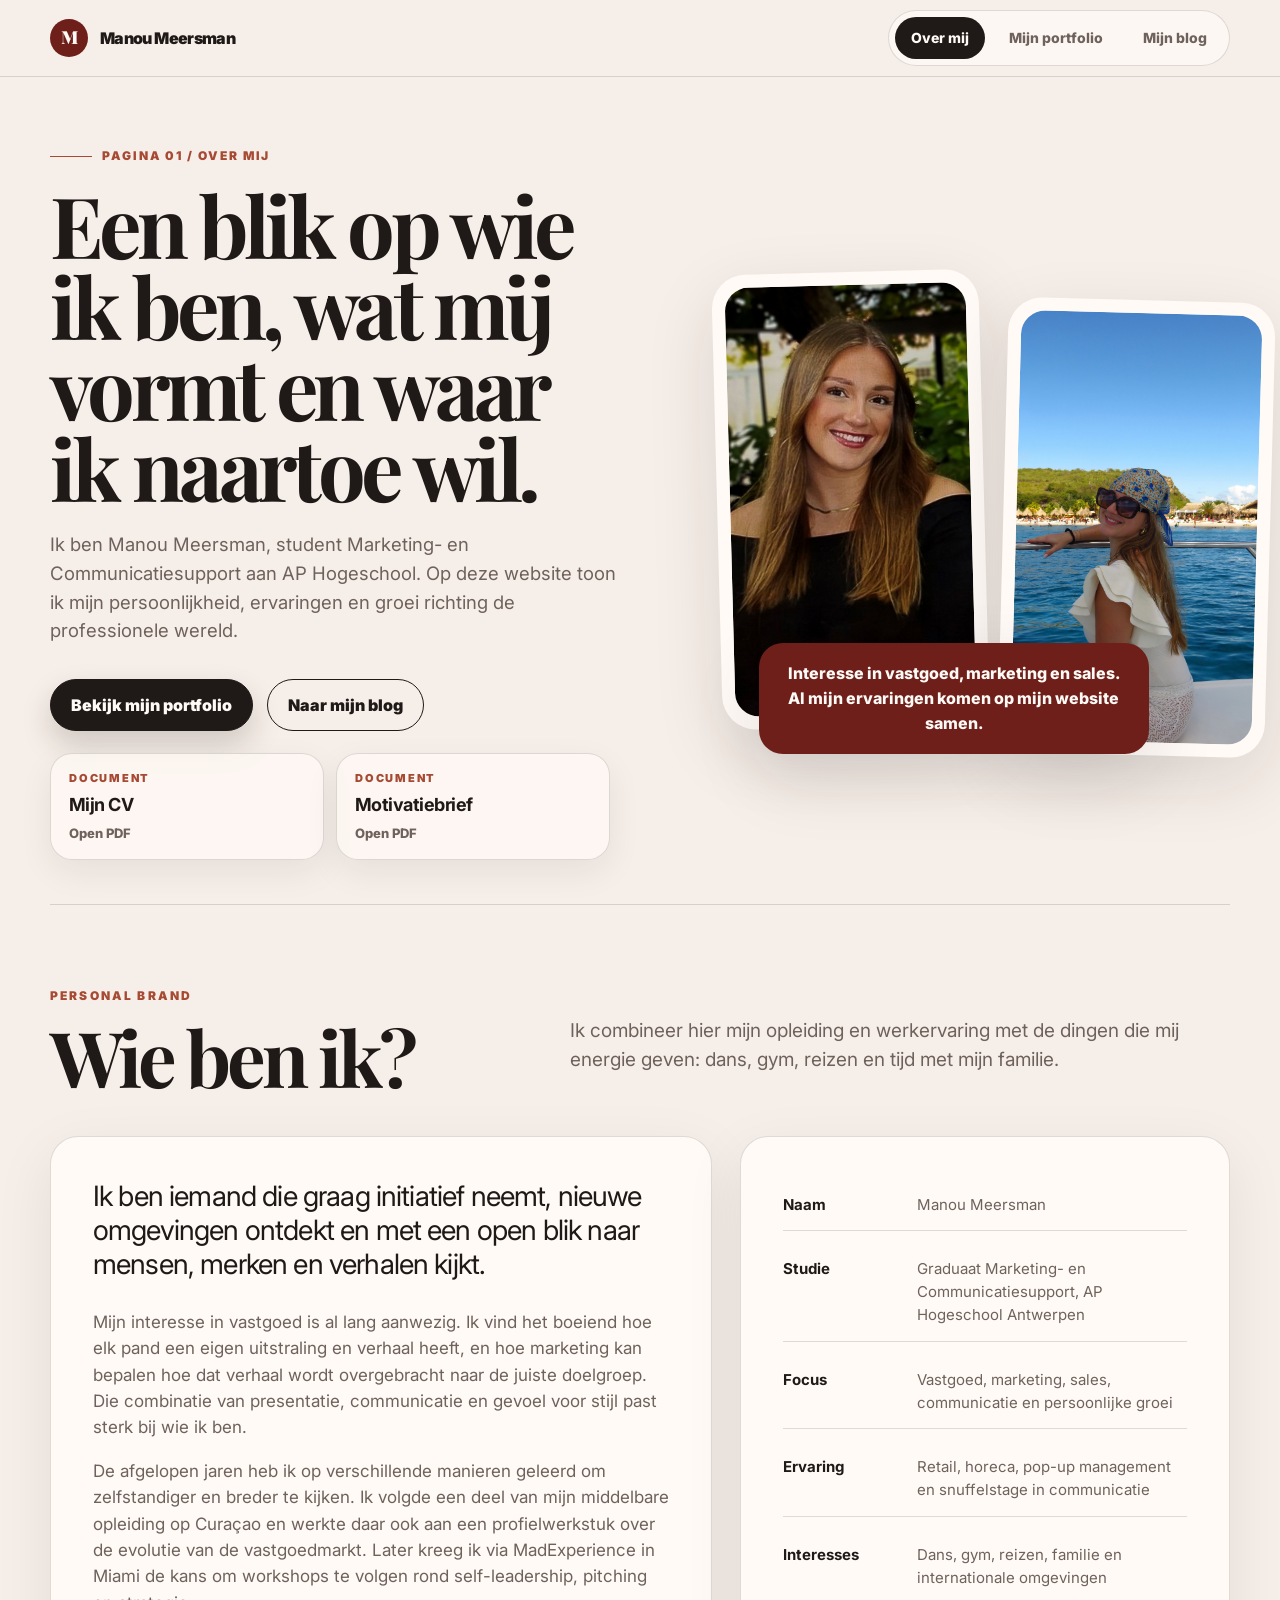
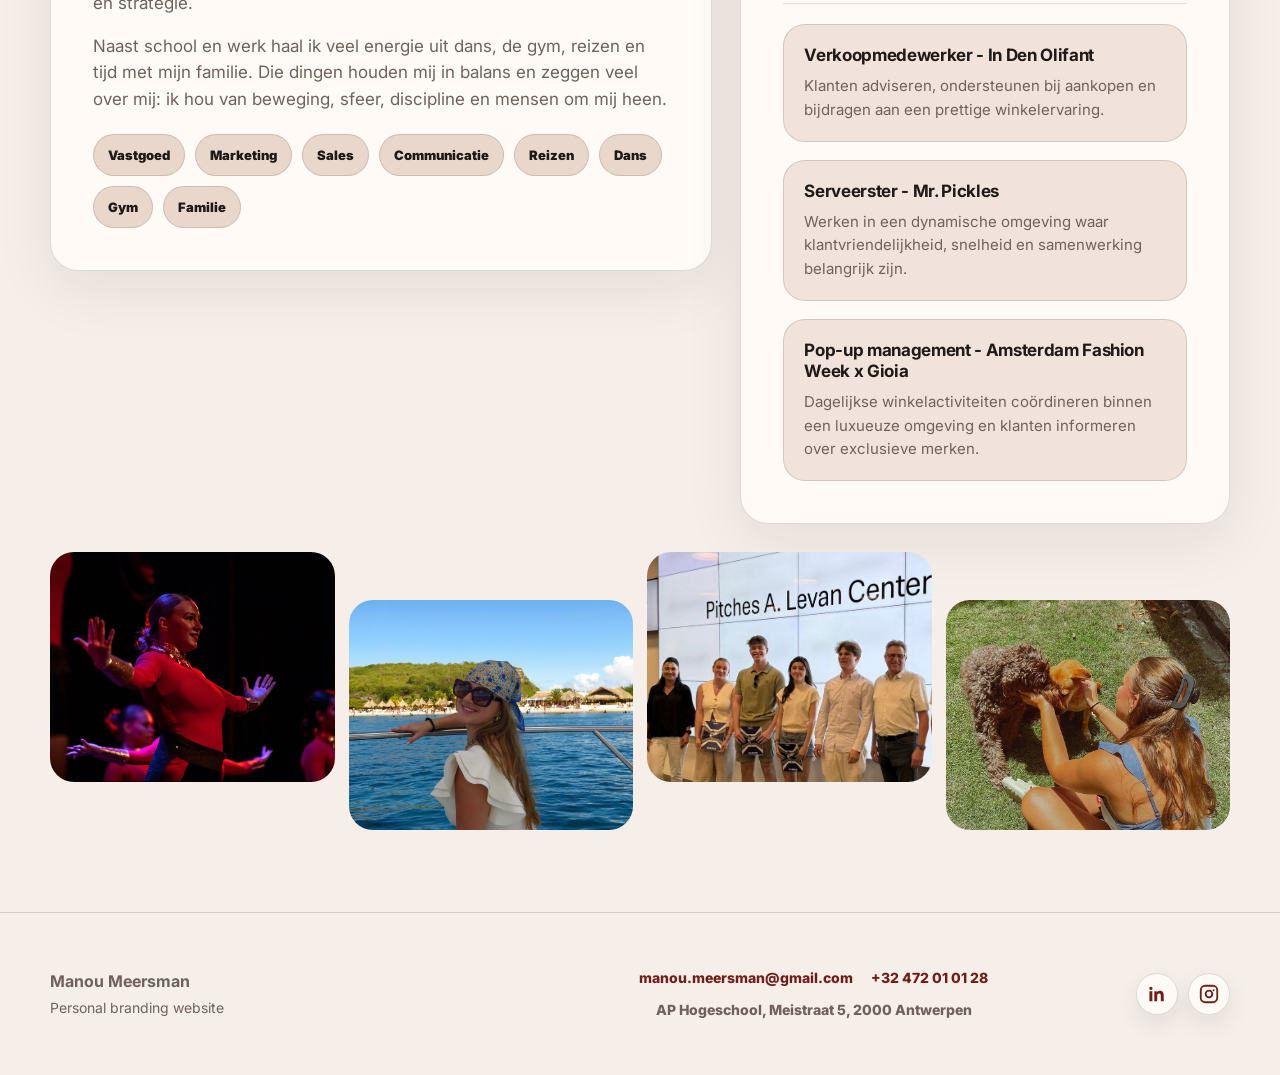
<file: index.html>
<!DOCTYPE html>
<html lang="nl">
<head>
  <meta charset="UTF-8" />
  <meta name="viewport" content="width=device-width, initial-scale=1.0" />
  <title>Over mij | Manou Meersman</title>
  <meta name="description" content="Over mij pagina van Manou Meersman." />
  <link rel="preconnect" href="https://fonts.googleapis.com">
  <link rel="preconnect" href="https://fonts.gstatic.com" crossorigin>
  <link href="https://fonts.googleapis.com/css2?family=Inter:wght@400;500;600;700;800;900&family=Playfair+Display:wght@600;700;800&display=swap" rel="stylesheet">
  <link rel="stylesheet" href="style.css" />
</head>
<body>
  <nav class="nav">
    <div class="wrap nav-inner">
      <a class="brand" href="index.html"><span class="brand-mark">M</span><span>Manou Meersman</span></a>
      <div class="nav-links">
        <a class="active" href="index.html">Over mij</a>
        <a href="portfolio.html">Mijn portfolio</a>
        <a href="blog.html">Mijn blog</a>
      </div>
    </div>
  </nav>

  <main class="wrap">
    <section class="page-hero">
      <div>
        <div class="eyebrow">Pagina 01 / Over mij</div>
        <h1>Een blik op wie ik ben, wat mij vormt en waar ik naartoe wil.</h1>
        <p class="lead">Ik ben Manou Meersman, student Marketing- en Communicatiesupport aan AP Hogeschool. Op deze website toon ik mijn persoonlijkheid, ervaringen en groei richting de professionele wereld.</p>
        <div class="buttons">
          <a class="btn primary" href="portfolio.html">Bekijk mijn portfolio</a>
          <a class="btn" href="blog.html">Naar mijn blog</a>
        </div>
        <div class="hero-docs" aria-label="Belangrijke documenten">
          <a href="assets/documents/CV-Manou-Meersman-2026.pdf" target="_blank" rel="noopener">
            <span>Document</span>
            <strong>Mijn CV</strong>
            <em>Open PDF</em>
          </a>
          <a href="assets/documents/Motivatiebrief-Provas-Manou-Meersman.pdf" target="_blank" rel="noopener">
            <span>Document</span>
            <strong>Motivatiebrief</strong>
            <em>Open PDF</em>
          </a>
        </div>
      </div>
      <div class="hero-collage">
        <figure class="photo-card photo-main"><img src="assets/images/manou-portrait.jpg" alt="Portretfoto van Manou Meersman"></figure>
        <figure class="photo-card photo-side"><img src="assets/images/travel-boat.jpg" alt="Manou tijdens het reizen op het water"></figure>
        <div class="caption">Interesse in vastgoed, marketing en sales. Al mijn ervaringen komen op mijn website samen.</div>
      </div>
    </section>

    <section class="section">
      <div class="section-head">
        <div><div class="number">Personal brand</div><h2>Wie ben ik?</h2></div>
        <p class="section-lead">Ik combineer hier mijn opleiding en werkervaring met de dingen die mij energie geven: dans, gym, reizen en tijd met mijn familie.</p>
      </div>

      <div class="grid-2">
        <article class="card profile">
          <p>Ik ben iemand die graag initiatief neemt, nieuwe omgevingen ontdekt en met een open blik naar mensen, merken en verhalen kijkt.</p>
          <p>Mijn interesse in vastgoed is al lang aanwezig. Ik vind het boeiend hoe elk pand een eigen uitstraling en verhaal heeft, en hoe marketing kan bepalen hoe dat verhaal wordt overgebracht naar de juiste doelgroep. Die combinatie van presentatie, communicatie en gevoel voor stijl past sterk bij wie ik ben.</p>
          <p>De afgelopen jaren heb ik op verschillende manieren geleerd om zelfstandiger en breder te kijken. Ik volgde een deel van mijn middelbare opleiding op Curaçao en werkte daar ook aan een profielwerkstuk over de evolutie van de vastgoedmarkt. Later kreeg ik via MadExperience in Miami de kans om workshops te volgen rond self-leadership, pitching en strategie.</p>
          <p>Naast school en werk haal ik veel energie uit dans, de gym, reizen en tijd met mijn familie. Die dingen houden mij in balans en zeggen veel over mij: ik hou van beweging, sfeer, discipline en mensen om mij heen.</p>
          <div class="tags"><span class="tag">Vastgoed</span><span class="tag">Marketing</span><span class="tag">Sales</span><span class="tag">Communicatie</span><span class="tag">Reizen</span><span class="tag">Dans</span><span class="tag">Gym</span><span class="tag">Familie</span></div>
        </article>

        <aside class="card">
          <div class="facts">
            <div class="fact"><strong>Naam</strong><span>Manou Meersman</span></div>
            <div class="fact"><strong>Studie</strong><span>Graduaat Marketing- en Communicatiesupport, AP Hogeschool Antwerpen</span></div>
            <div class="fact"><strong>Focus</strong><span>Vastgoed, marketing, sales, communicatie en persoonlijke groei</span></div>
            <div class="fact"><strong>Ervaring</strong><span>Retail, horeca, pop-up management en snuffelstage in communicatie</span></div>
            <div class="fact"><strong>Interesses</strong><span>Dans, gym, reizen, familie en internationale omgevingen</span></div>
          </div>
          <div class="experience">
            <article><h3>Verkoopmedewerker - In Den Olifant</h3><p>Klanten adviseren, ondersteunen bij aankopen en bijdragen aan een prettige winkelervaring.</p></article>
            <article><h3>Serveerster - Mr. Pickles</h3><p>Werken in een dynamische omgeving waar klantvriendelijkheid, snelheid en samenwerking belangrijk zijn.</p></article>
            <article><h3>Pop-up management - Amsterdam Fashion Week x Gioia</h3><p>Dagelijkse winkelactiviteiten coördineren binnen een luxueuze omgeving en klanten informeren over exclusieve merken.</p></article>
          </div>
        </aside>
      </div>

      <div class="moodboard">
        <img src="assets/images/dance.jpg" alt="Dansmoment van Manou">
        <img src="assets/images/travel-boat.jpg" alt="Reisfoto op het water">
        <img src="assets/images/miami-learning.jpg" alt="Leerervaring in Miami">
        <img src="assets/images/family-moment.jpg" alt="Persoonlijk moment met familie of vrienden">
      </div>
    </section>
  </main>

  <footer class="footer">
    <div class="wrap footer-inner footer-grid">
      <div class="footer-brand">
        <strong>Manou Meersman</strong>
        <span>Personal branding website</a>
      </div>
      <div class="footer-contact">
        <a href="mailto:manou.meersman@gmail.com">manou.meersman@gmail.com</a>
        <a href="tel:+32472010128">+32 472 01 01 28</a>
        <span>AP Hogeschool, Meistraat 5, 2000 Antwerpen</a>
      </div>
      <div class="social-links" aria-label="Sociale media">
        <a href="https://www.linkedin.com/in/manou-meersman/" target="_blank" rel="noopener" aria-label="LinkedIn">
          <svg viewBox="0 0 24 24" aria-hidden="true"><path d="M6.94 8.98H3.76V20h3.18V8.98ZM5.35 4a1.84 1.84 0 1 0 0 3.68A1.84 1.84 0 0 0 5.35 4Zm6.75 4.98H9.05V20h3.18v-5.56c0-1.47.28-2.9 2.1-2.9 1.8 0 1.82 1.68 1.82 3V20h3.18v-6.16c0-3.03-.65-5.36-4.2-5.36-1.7 0-2.84.93-3.31 1.82h-.04l-.01-1.32Z"/></svg>
        </a>
        <a href="https://www.instagram.com/manoumeersman/" target="_blank" rel="noopener" aria-label="Instagram">
          <svg viewBox="0 0 24 24" aria-hidden="true"><path d="M7.8 2h8.4A5.8 5.8 0 0 1 22 7.8v8.4a5.8 5.8 0 0 1-5.8 5.8H7.8A5.8 5.8 0 0 1 2 16.2V7.8A5.8 5.8 0 0 1 7.8 2Zm0 2A3.8 3.8 0 0 0 4 7.8v8.4A3.8 3.8 0 0 0 7.8 20h8.4a3.8 3.8 0 0 0 3.8-3.8V7.8A3.8 3.8 0 0 0 16.2 4H7.8Zm4.2 3.35A4.65 4.65 0 1 1 12 16.65 4.65 4.65 0 0 1 12 7.35Zm0 2A2.65 2.65 0 1 0 12 14.65 2.65 2.65 0 0 0 12 9.35Zm5.05-2.52a1.08 1.08 0 1 1-1.08 1.08 1.08 1.08 0 0 1 1.08-1.08Z"/></svg>
        </a>
      </div>
    </div>
  </footer>
</body>
</html>
</file>
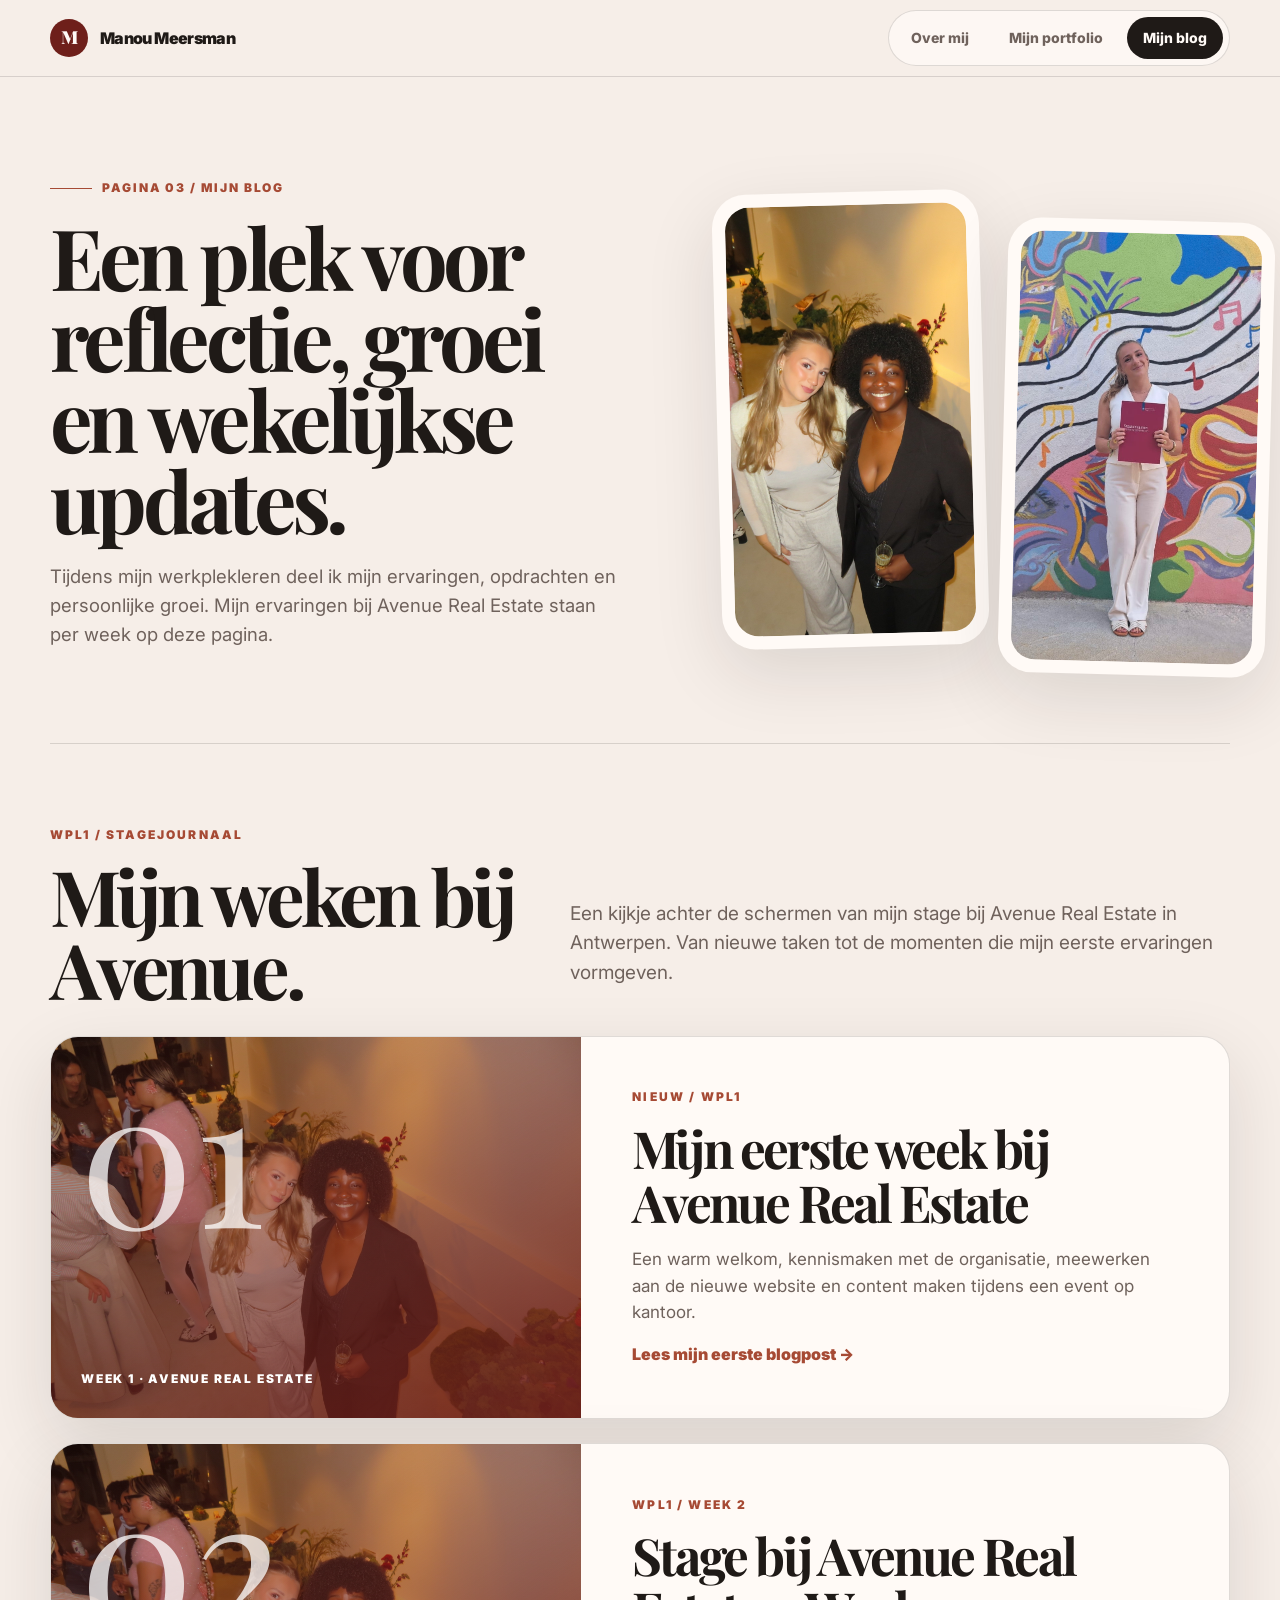
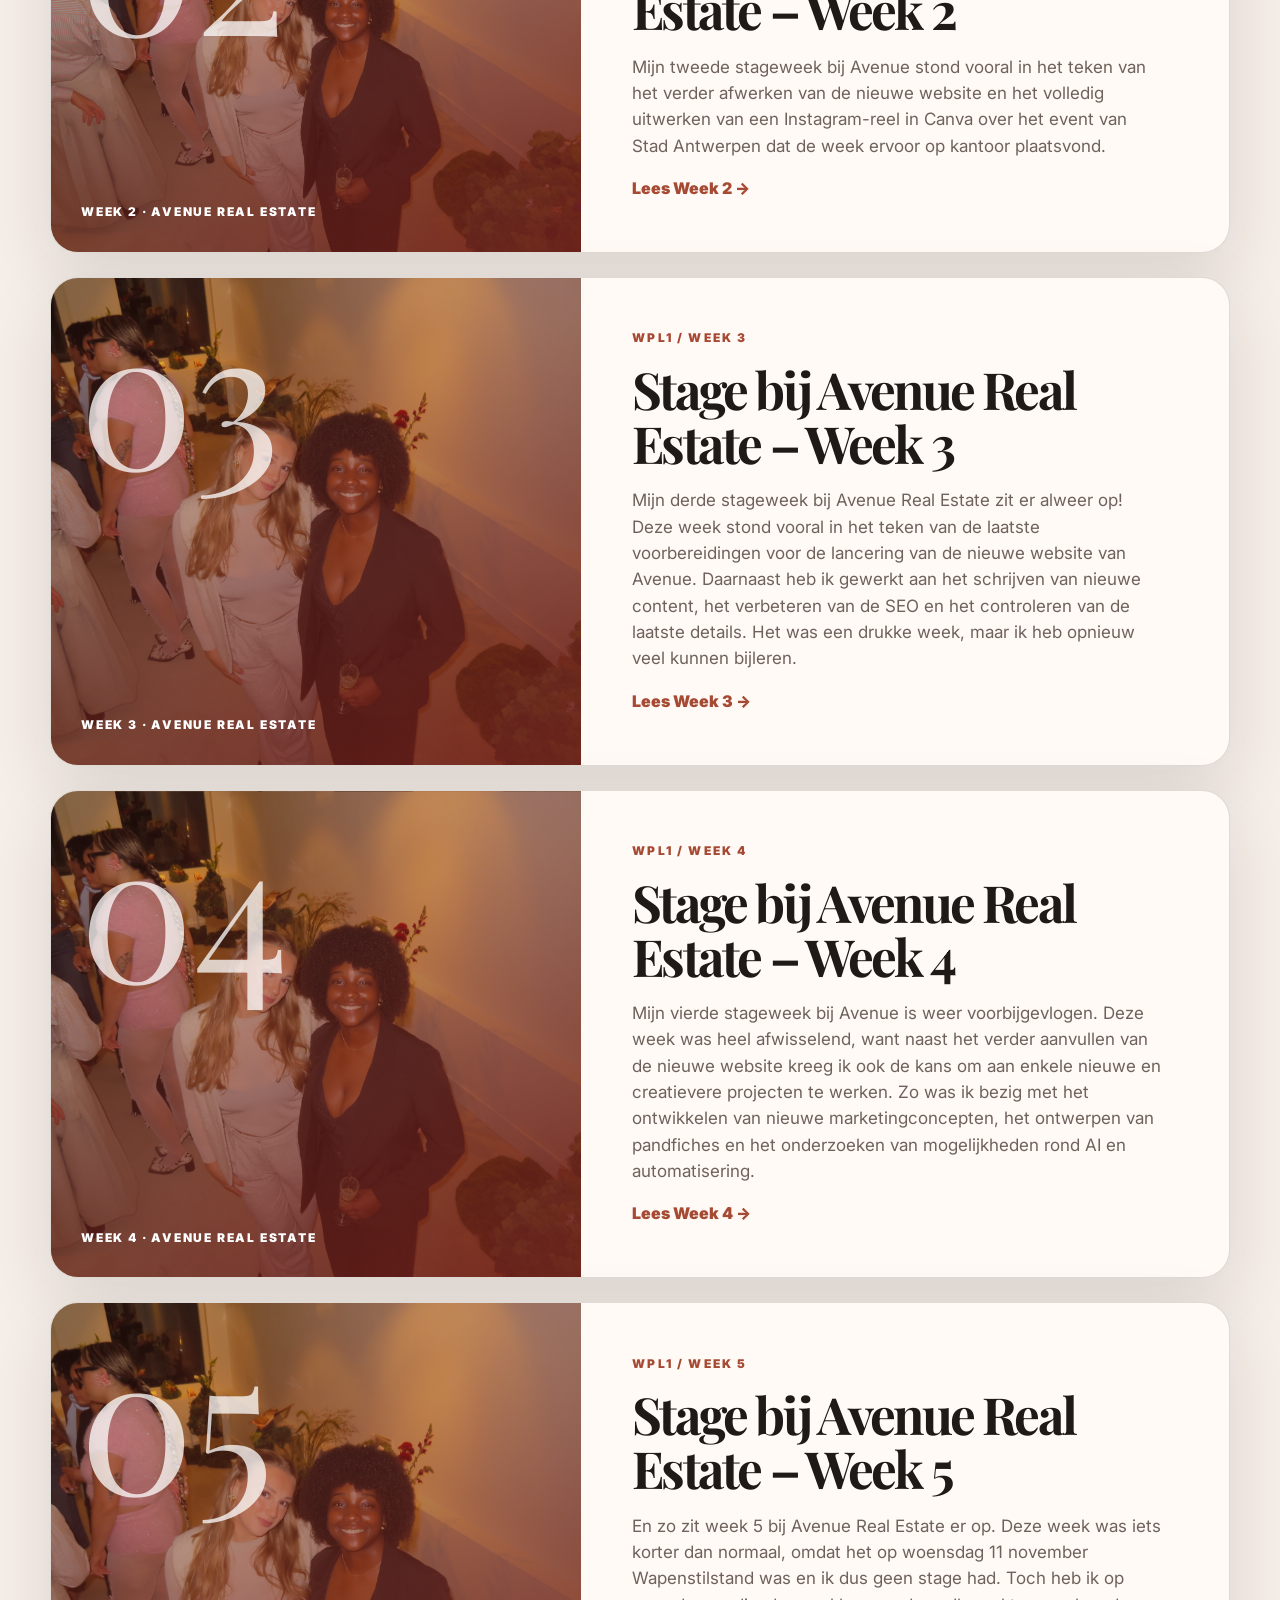
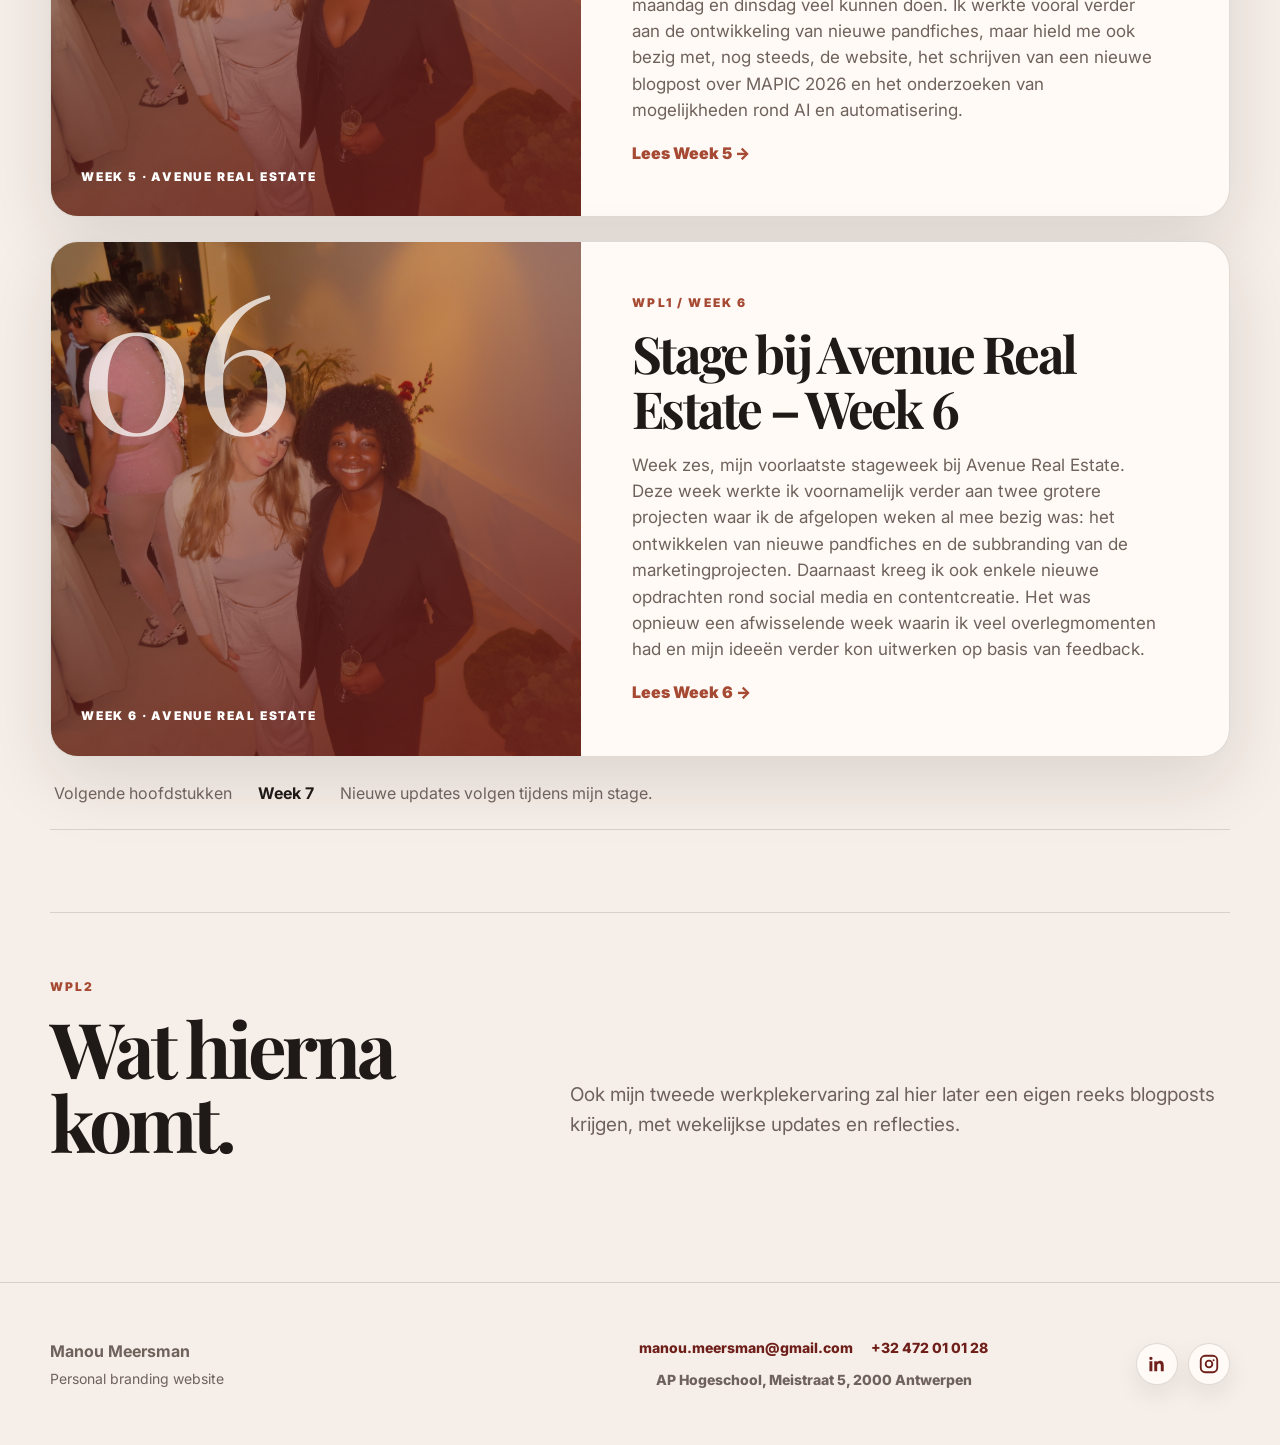
<file: blog.html>
<!DOCTYPE html>
<html lang="nl">
<head>
  <meta charset="UTF-8" />
  <meta name="viewport" content="width=device-width, initial-scale=1.0" />
  <title>Mijn blog | Manou Meersman</title>
  <meta name="description" content="Blog en reflecties van Manou Meersman voor WPL1 en WPL2." />
  <link rel="preconnect" href="https://fonts.googleapis.com">
  <link rel="preconnect" href="https://fonts.gstatic.com" crossorigin>
  <link href="https://fonts.googleapis.com/css2?family=Inter:wght@400;500;600;700;800;900&family=Playfair+Display:wght@600;700;800&display=swap" rel="stylesheet">
  <link rel="stylesheet" href="style.css" />
</head>
<body>
  <nav class="nav">
    <div class="wrap nav-inner">
      <a class="brand" href="index.html"><span class="brand-mark">M</span><span>Manou Meersman</span></a>
      <div class="nav-links">
        <a href="index.html">Over mij</a>
        <a href="portfolio.html">Mijn portfolio</a>
        <a class="active" href="blog.html">Mijn blog</a>
      </div>
    </div>
  </nav>

  <main class="wrap">
    <section class="page-hero">
      <div>
        <div class="eyebrow">Pagina 03 / Mijn blog</div>
        <h1>Een plek voor reflectie, groei en wekelijkse updates.</h1>
        <p class="lead">Tijdens mijn werkplekleren deel ik mijn ervaringen, opdrachten en persoonlijke groei. Mijn ervaringen bij Avenue Real Estate staan per week op deze pagina.</p>
      </div>
      <div class="hero-collage">
        <figure class="photo-card photo-main"><img src="assets/images/blog-hero-1.jpg" alt="Sfeerbeeld van Manou tijdens een professioneel moment"></figure>
        <figure class="photo-card photo-side"><img src="assets/images/blog-hero-2.jpg" alt="Manou met diploma voor kleurrijke muur"></figure>
      </div>
    </section>

    <section class="section wpl-blog-section" id="wpl1">
      <div class="section-head">
        <div><div class="number">WPL1 / Stagejournaal</div><h2>Mijn weken bij Avenue.</h2></div>
        <p class="section-lead">Een kijkje achter de schermen van mijn stage bij Avenue Real Estate in Antwerpen. Van nieuwe taken tot de momenten die mijn eerste ervaringen vormgeven.</p>
      </div>
      <a class="week-feature" href="wpl1-week1.html">
        <div class="week-feature-visual"><span class="week-feature-index">01</span><span class="week-feature-stamp">Week 1 · Avenue Real Estate</span></div>
        <div class="week-feature-content">
          <span class="number">Nieuw / WPL1</span>
          <h3>Mijn eerste week bij Avenue Real Estate</h3>
          <p>Een warm welkom, kennismaken met de organisatie, meewerken aan de nieuwe website en content maken tijdens een event op kantoor.</p>
          <span class="text-link">Lees mijn eerste blogpost →</span>
        </div>
      </a>
      <a class="week-feature" href="wpl1-week2.html" style="margin-top:24px"><div class="week-feature-visual"><span class="week-feature-index">02</span><span class="week-feature-stamp">Week 2 · Avenue Real Estate</span></div><div class="week-feature-content"><span class="number">WPL1 / Week 2</span><h3>Stage bij Avenue Real Estate – Week 2</h3><p>Mijn tweede stageweek bij Avenue stond vooral in het teken van het verder afwerken van de nieuwe website en het volledig uitwerken van een Instagram-reel in Canva over het event van Stad Antwerpen dat de week ervoor op kantoor plaatsvond.</p><span class="text-link">Lees Week 2 →</span></div></a>
      <a class="week-feature" href="wpl1-week3.html" style="margin-top:24px"><div class="week-feature-visual"><span class="week-feature-index">03</span><span class="week-feature-stamp">Week 3 · Avenue Real Estate</span></div><div class="week-feature-content"><span class="number">WPL1 / Week 3</span><h3>Stage bij Avenue Real Estate – Week 3</h3><p>Mijn derde stageweek bij Avenue Real Estate zit er alweer op! Deze week stond vooral in het teken van de laatste voorbereidingen voor de lancering van de nieuwe website van Avenue. Daarnaast heb ik gewerkt aan het schrijven van nieuwe content, het verbeteren van de SEO en het controleren van de laatste details. Het was een drukke week, maar ik heb opnieuw veel kunnen bijleren.</p><span class="text-link">Lees Week 3 →</span></div></a>
      <a class="week-feature" href="wpl1-week4.html" style="margin-top:24px"><div class="week-feature-visual"><span class="week-feature-index">04</span><span class="week-feature-stamp">Week 4 · Avenue Real Estate</span></div><div class="week-feature-content"><span class="number">WPL1 / Week 4</span><h3>Stage bij Avenue Real Estate – Week 4</h3><p>Mijn vierde stageweek bij Avenue is weer voorbijgevlogen. Deze week was heel afwisselend, want naast het verder aanvullen van de nieuwe website kreeg ik ook de kans om aan enkele nieuwe en creatievere projecten te werken. Zo was ik bezig met het ontwikkelen van nieuwe marketingconcepten, het ontwerpen van pandfiches en het onderzoeken van mogelijkheden rond AI en automatisering.</p><span class="text-link">Lees Week 4 →</span></div></a>
      <a class="week-feature" href="wpl1-week5.html" style="margin-top:24px"><div class="week-feature-visual"><span class="week-feature-index">05</span><span class="week-feature-stamp">Week 5 · Avenue Real Estate</span></div><div class="week-feature-content"><span class="number">WPL1 / Week 5</span><h3>Stage bij Avenue Real Estate – Week 5</h3><p>En zo zit week 5 bij Avenue Real Estate er op. Deze week was iets korter dan normaal, omdat het op woensdag 11 november Wapenstilstand was en ik dus geen stage had. Toch heb ik op maandag en dinsdag veel kunnen doen. Ik werkte vooral verder aan de ontwikkeling van nieuwe pandfiches, maar hield me ook bezig met, nog steeds, de website, het schrijven van een nieuwe blogpost over MAPIC 2026 en het onderzoeken van mogelijkheden rond AI en automatisering.</p><span class="text-link">Lees Week 5 →</span></div></a>
      <a class="week-feature" href="wpl1-week6.html" style="margin-top:24px"><div class="week-feature-visual"><span class="week-feature-index">06</span><span class="week-feature-stamp">Week 6 · Avenue Real Estate</span></div><div class="week-feature-content"><span class="number">WPL1 / Week 6</span><h3>Stage bij Avenue Real Estate – Week 6</h3><p>Week zes, mijn voorlaatste stageweek bij Avenue Real Estate. Deze week werkte ik voornamelijk verder aan twee grotere projecten waar ik de afgelopen weken al mee bezig was: het ontwikkelen van nieuwe pandfiches en de subbranding van de marketingprojecten. Daarnaast kreeg ik ook enkele nieuwe opdrachten rond social media en contentcreatie. Het was opnieuw een afwisselende week waarin ik veel overlegmomenten had en mijn ideeën verder kon uitwerken op basis van feedback.</p><span class="text-link">Lees Week 6 →</span></div></a>
      <div class="week-later"><span>Volgende hoofdstukken</span><strong>Week 7</strong><p>Nieuwe updates volgen tijdens mijn stage.</p></div>
    </section>
    <section class="section wpl2-preview">
      <div class="section-head"><div><div class="number">WPL2</div><h2>Wat hierna komt.</h2></div><p class="section-lead">Ook mijn tweede werkplekervaring zal hier later een eigen reeks blogposts krijgen, met wekelijkse updates en reflecties.</p></div>
    </section>
  </main>

  <footer class="footer">
    <div class="wrap footer-inner footer-grid">
      <div class="footer-brand">
        <strong>Manou Meersman</strong>
        <span>Personal branding website</span>
      </div>
      <div class="footer-contact">
        <a href="mailto:manou.meersman@gmail.com">manou.meersman@gmail.com</a>
        <a href="tel:+32472010128">+32 472 01 01 28</a>
        <span>AP Hogeschool, Meistraat 5, 2000 Antwerpen</span>
      </div>
      <div class="social-links" aria-label="Sociale media">
        <a href="https://www.linkedin.com/in/manou-meersman/" target="_blank" rel="noopener" aria-label="LinkedIn">
          <svg viewBox="0 0 24 24" aria-hidden="true"><path d="M6.94 8.98H3.76V20h3.18V8.98ZM5.35 4a1.84 1.84 0 1 0 0 3.68A1.84 1.84 0 0 0 5.35 4Zm6.75 4.98H9.05V20h3.18v-5.56c0-1.47.28-2.9 2.1-2.9 1.8 0 1.82 1.68 1.82 3V20h3.18v-6.16c0-3.03-.65-5.36-4.2-5.36-1.7 0-2.84.93-3.31 1.82h-.04l-.01-1.32Z"/></svg>
        </a>
        <a href="https://www.instagram.com/manoumeersman/" target="_blank" rel="noopener" aria-label="Instagram">
          <svg viewBox="0 0 24 24" aria-hidden="true"><path d="M7.8 2h8.4A5.8 5.8 0 0 1 22 7.8v8.4a5.8 5.8 0 0 1-5.8 5.8H7.8A5.8 5.8 0 0 1 2 16.2V7.8A5.8 5.8 0 0 1 7.8 2Zm0 2A3.8 3.8 0 0 0 4 7.8v8.4A3.8 3.8 0 0 0 7.8 20h8.4a3.8 3.8 0 0 0 3.8-3.8V7.8A3.8 3.8 0 0 0 16.2 4H7.8Zm4.2 3.35A4.65 4.65 0 1 1 12 16.65 4.65 4.65 0 0 1 12 7.35Zm0 2A2.65 2.65 0 1 0 12 14.65 2.65 2.65 0 0 0 12 9.35Zm5.05-2.52a1.08 1.08 0 1 1-1.08 1.08 1.08 1.08 0 0 1 1.08-1.08Z"/></svg>
        </a>
      </div>
    </div>
  </footer>
</body>
</html>
</file>
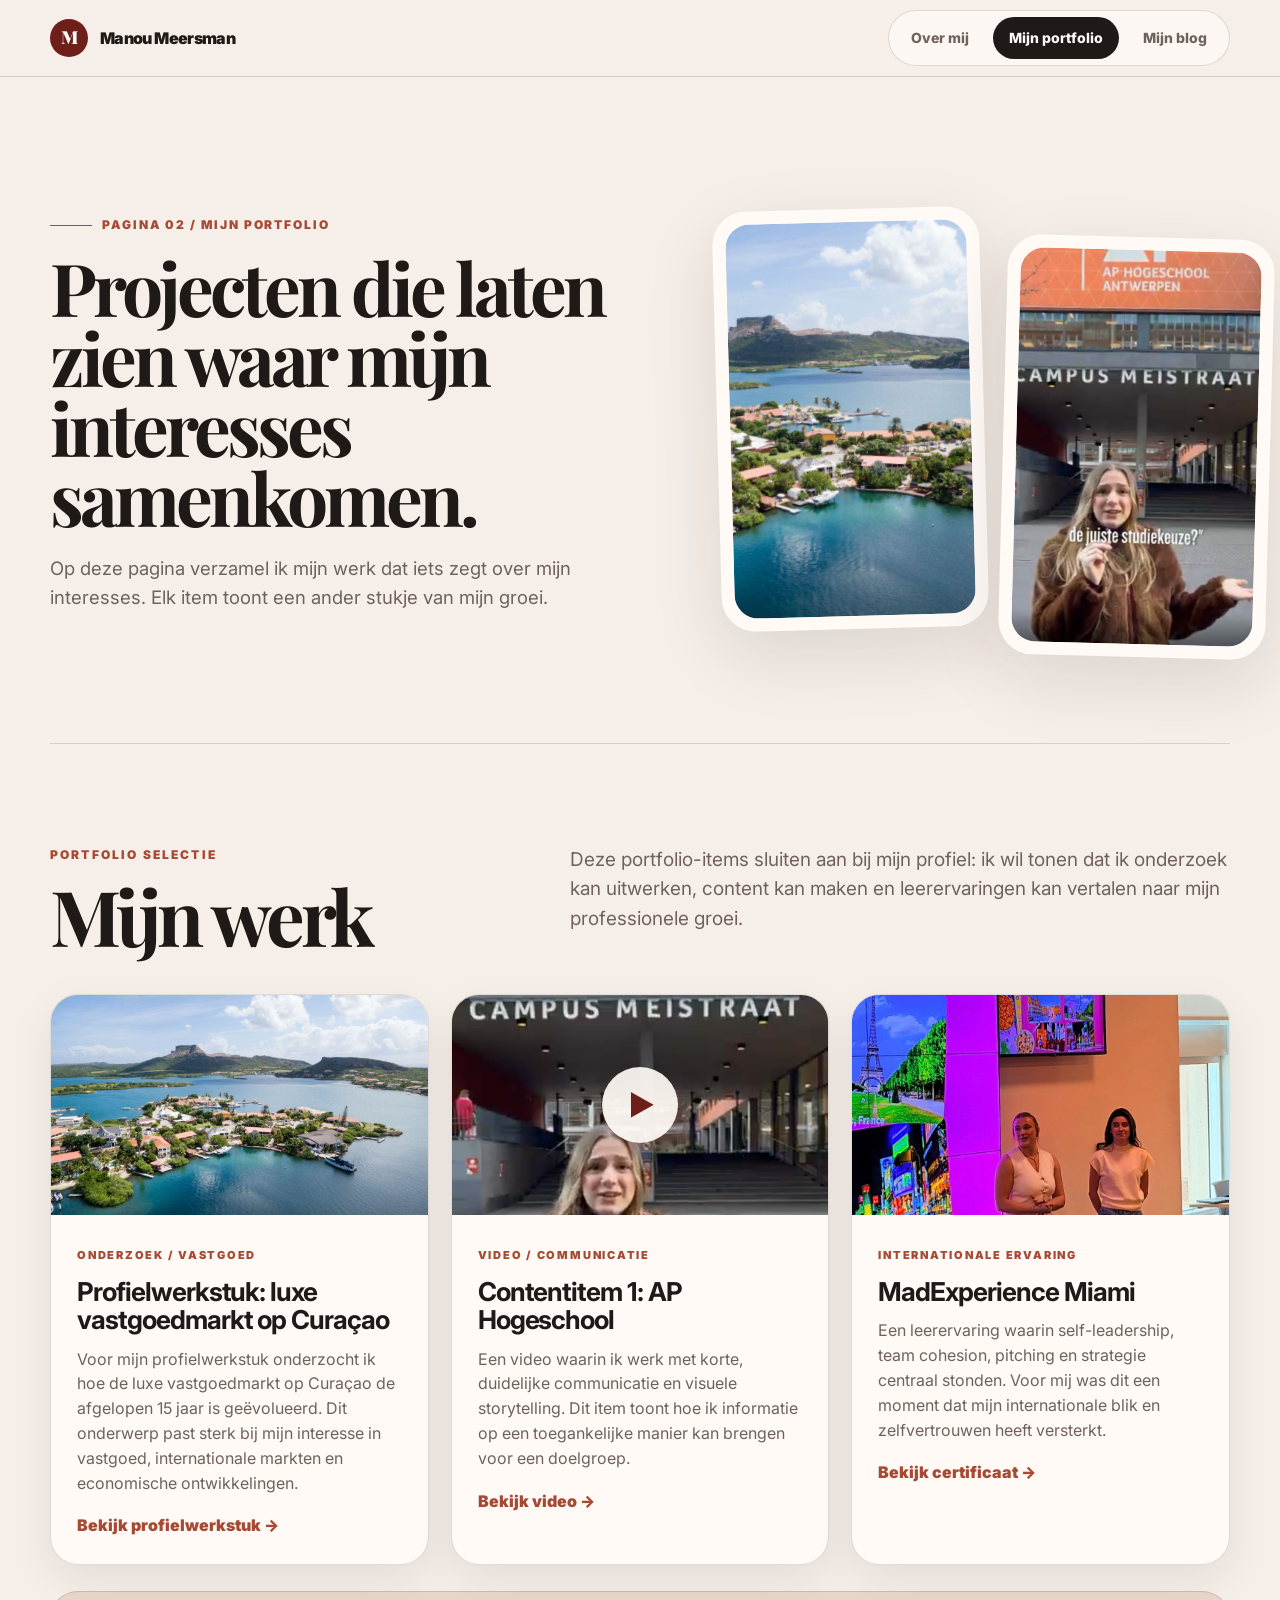
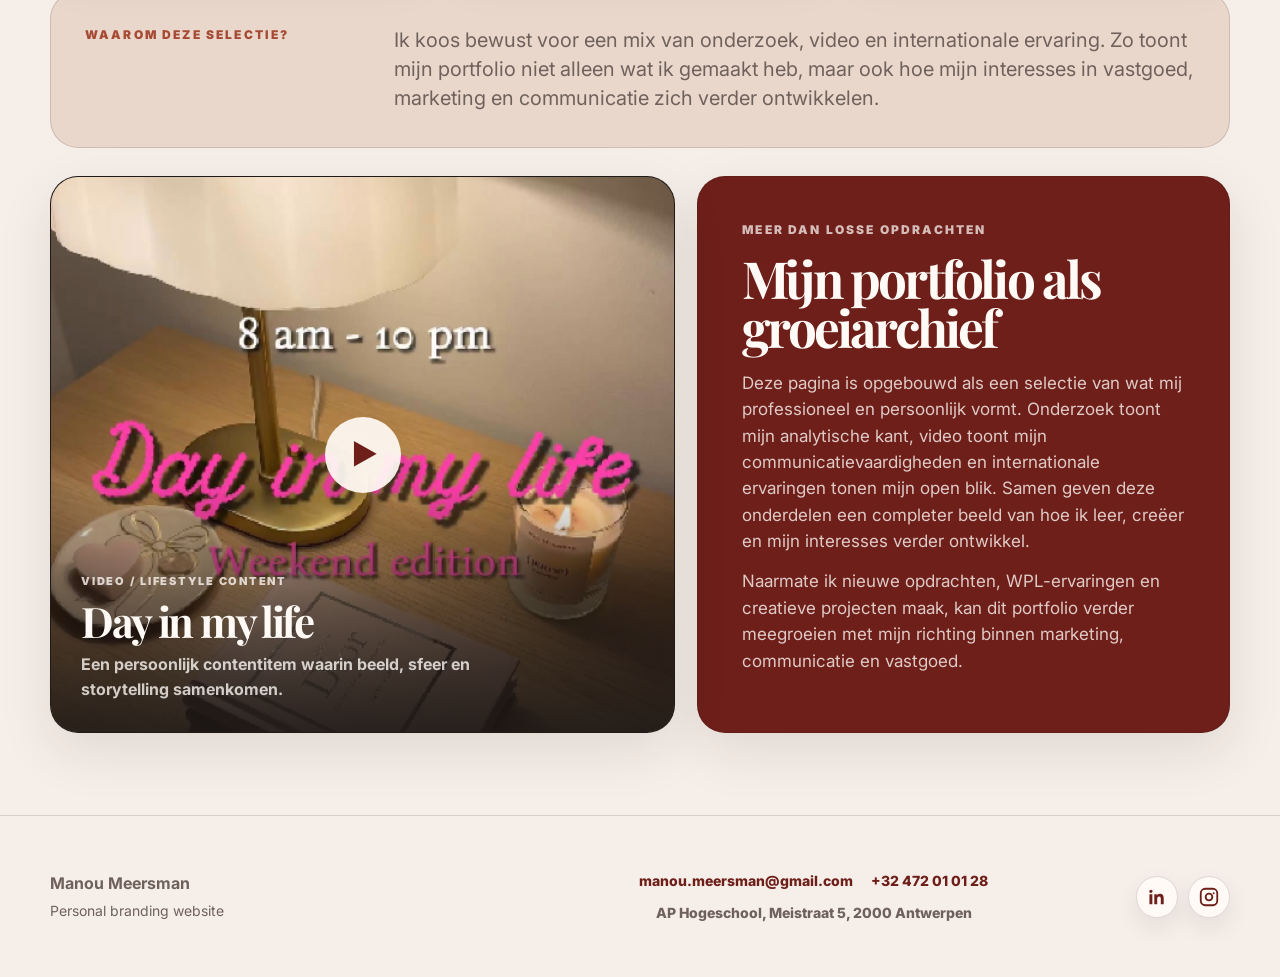
<file: portfolio.html>
<!DOCTYPE html>
<html lang="nl">
<head>
  <meta charset="UTF-8" />
  <meta name="viewport" content="width=device-width, initial-scale=1.0" />
  <title>Mijn portfolio | Manou Meersman</title>
  <meta name="description" content="Portfolio van Manou Meersman." />
  <link rel="preconnect" href="https://fonts.googleapis.com">
  <link rel="preconnect" href="https://fonts.gstatic.com" crossorigin>
  <link href="https://fonts.googleapis.com/css2?family=Inter:wght@400;500;600;700;800;900&family=Playfair+Display:wght@600;700;800&display=swap" rel="stylesheet">
  <link rel="stylesheet" href="style.css" />
</head>
<body>
  <nav class="nav">
    <div class="wrap nav-inner">
      <a class="brand" href="index.html"><span class="brand-mark">M</span><span>Manou Meersman</span></a>
      <div class="nav-links">
        <a href="index.html">Over mij</a>
        <a class="active" href="portfolio.html">Mijn portfolio</a>
        <a href="blog.html">Mijn blog</a>
      </div>
    </div>
  </nav>

  <main class="wrap">
    <section class="page-hero portfolio-hero">
      <div>
        <div class="eyebrow">Pagina 02 / Mijn portfolio</div>
        <h1>Projecten die laten zien waar mijn interesses samenkomen.</h1>
        <p class="lead">Op deze pagina verzamel ik mijn werk dat iets zegt over mijn interesses. Elk item toont een ander stukje van mijn groei.</p>
      </div>
      <div class="hero-collage portfolio-collage">
        <figure class="photo-card photo-main"><img src="assets/images/profielwerkstuk-curacao.png" alt="Luchtfoto van Curaçao als thumbnail voor profielwerkstuk"></figure>
        <figure class="photo-card photo-side"><img src="assets/images/contentitem-1-thumbnail.png" alt="Thumbnail van Contentitem 1 video bij AP Hogeschool"></figure>
      </div>
    </section>

    <section class="section">
      <div class="section-head">
        <div><div class="number">Portfolio selectie</div><h2>Mijn werk</h2></div>
        <p class="section-lead">Deze portfolio-items sluiten aan bij mijn profiel: ik wil tonen dat ik onderzoek kan uitwerken, content kan maken en leerervaringen kan vertalen naar mijn professionele groei.</p>
      </div>

      <div class="portfolio-grid featured-portfolio-grid">
        <article class="portfolio-card feature-card">
          <img src="assets/images/profielwerkstuk-curacao.png" alt="Curaçao vastgoedmarkt profielwerkstuk">
          <div class="portfolio-content">
            <span class="portfolio-kicker">Onderzoek / Vastgoed</span>
            <h3>Profielwerkstuk: luxe vastgoedmarkt op Curaçao</h3>
            <p>Voor mijn profielwerkstuk onderzocht ik hoe de luxe vastgoedmarkt op Curaçao de afgelopen 15 jaar is geëvolueerd. Dit onderwerp past sterk bij mijn interesse in vastgoed, internationale markten en economische ontwikkelingen.</p>
            <a class="text-link" href="assets/documents/profielwerkstuk-manou-meersman-2024-2025.pdf" target="_blank" rel="noopener">Bekijk profielwerkstuk →</a>
          </div>
        </article>

        <article class="portfolio-card feature-card video-portfolio-card">
          <a class="video-thumb" href="https://drive.google.com/file/d/1p39n0GRU0fkoIoVtXwXPruqa1UIgHuuQ/view?usp=sharing" target="_blank" rel="noopener" aria-label="Bekijk Contentitem 1 video">
            <img src="assets/images/contentitem-1-thumbnail.png" alt="Contentitem 1 video thumbnail">
            <span class="play-badge">▶</span>
          </a>
          <div class="portfolio-content">
            <span class="portfolio-kicker">Video / Communicatie</span>
            <h3>Contentitem 1: AP Hogeschool</h3>
            <p>Een video waarin ik werk met korte, duidelijke communicatie en visuele storytelling. Dit item toont hoe ik informatie op een toegankelijke manier kan brengen voor een doelgroep.</p>
            <a class="text-link" href="https://drive.google.com/file/d/1p39n0GRU0fkoIoVtXwXPruqa1UIgHuuQ/view?usp=sharing" target="_blank" rel="noopener">Bekijk video →</a>
          </div>
        </article>

        <article class="portfolio-card feature-card">
          <img src="assets/images/portfolio-miami.jpg" alt="MadExperience Miami portfolio item">
          <div class="portfolio-content">
            <span class="portfolio-kicker">Internationale ervaring</span>
            <h3>MadExperience Miami</h3>
            <p>Een leerervaring waarin self-leadership, team cohesion, pitching en strategie centraal stonden. Voor mij was dit een moment dat mijn internationale blik en zelfvertrouwen heeft versterkt.</p>
            <a class="text-link" href="assets/documents/CertificateOfCompletion-Manou-Meersman.pdf" target="_blank" rel="noopener">Bekijk certificaat →</a>
          </div>
        </article>
      </div>

      <div class="portfolio-editorial-note">
        <div class="number">Waarom deze selectie?</div>
        <p>Ik koos bewust voor een mix van onderzoek, video en internationale ervaring. Zo toont mijn portfolio niet alleen wat ik gemaakt heb, maar ook hoe mijn interesses in vastgoed, marketing en communicatie zich verder ontwikkelen.</p>
      </div>

      <div class="portfolio-video-section">
        <a class="day-video-card" href="https://drive.google.com/file/d/1YMSYbVWQcxo2T7mbSxzQfjvBzFiokpLy/view?usp=drive_link" target="_blank" rel="noopener" aria-label="Bekijk Day in my life video">
          <img src="assets/images/day-in-my-life-thumbnail.png" alt="Thumbnail van Day in my life video">
          <span class="play-badge">▶</span>
          <div class="day-video-overlay">
            <span>Video / Lifestyle content</span>
            <h3>Day in my life</h3>
            <p>Een persoonlijk contentitem waarin beeld, sfeer en storytelling samenkomen.</p>
          </div>
        </a>

        <article class="portfolio-side-story">
          <div class="number">Meer dan losse opdrachten</div>
          <h3>Mijn portfolio als groeiarchief</h3>
          <p>
            Deze pagina is opgebouwd als een selectie van wat mij professioneel en persoonlijk vormt. Onderzoek toont mijn analytische kant, video toont mijn communicatievaardigheden en internationale ervaringen tonen mijn open blik. Samen geven deze onderdelen een completer beeld van hoe ik leer, creëer en mijn interesses verder ontwikkel.
          </p>
          <p>
            Naarmate ik nieuwe opdrachten, WPL-ervaringen en creatieve projecten maak, kan dit portfolio verder meegroeien met mijn richting binnen marketing, communicatie en vastgoed.
          </p>
        </article>
      </div>
    </section>
  </main>

  <footer class="footer">
    <div class="wrap footer-inner footer-grid">
      <div class="footer-brand">
        <strong>Manou Meersman</strong>
        <span>Personal branding website</a>
      </div>
      <div class="footer-contact">
        <a href="mailto:manou.meersman@gmail.com">manou.meersman@gmail.com</a>
        <a href="tel:+32472010128">+32 472 01 01 28</a>
        <span>AP Hogeschool, Meistraat 5, 2000 Antwerpen</a>
      </div>
      <div class="social-links" aria-label="Sociale media">
        <a href="https://www.linkedin.com/in/manou-meersman/" target="_blank" rel="noopener" aria-label="LinkedIn">
          <svg viewBox="0 0 24 24" aria-hidden="true"><path d="M6.94 8.98H3.76V20h3.18V8.98ZM5.35 4a1.84 1.84 0 1 0 0 3.68A1.84 1.84 0 0 0 5.35 4Zm6.75 4.98H9.05V20h3.18v-5.56c0-1.47.28-2.9 2.1-2.9 1.8 0 1.82 1.68 1.82 3V20h3.18v-6.16c0-3.03-.65-5.36-4.2-5.36-1.7 0-2.84.93-3.31 1.82h-.04l-.01-1.32Z"/></svg>
        </a>
        <a href="https://www.instagram.com/manoumeersman/" target="_blank" rel="noopener" aria-label="Instagram">
          <svg viewBox="0 0 24 24" aria-hidden="true"><path d="M7.8 2h8.4A5.8 5.8 0 0 1 22 7.8v8.4a5.8 5.8 0 0 1-5.8 5.8H7.8A5.8 5.8 0 0 1 2 16.2V7.8A5.8 5.8 0 0 1 7.8 2Zm0 2A3.8 3.8 0 0 0 4 7.8v8.4A3.8 3.8 0 0 0 7.8 20h8.4a3.8 3.8 0 0 0 3.8-3.8V7.8A3.8 3.8 0 0 0 16.2 4H7.8Zm4.2 3.35A4.65 4.65 0 1 1 12 16.65 4.65 4.65 0 0 1 12 7.35Zm0 2A2.65 2.65 0 1 0 12 14.65 2.65 2.65 0 0 0 12 9.35Zm5.05-2.52a1.08 1.08 0 1 1-1.08 1.08 1.08 1.08 0 0 1 1.08-1.08Z"/></svg>
        </a>
      </div>
    </div>
  </footer>
</body>
</html>
</file>
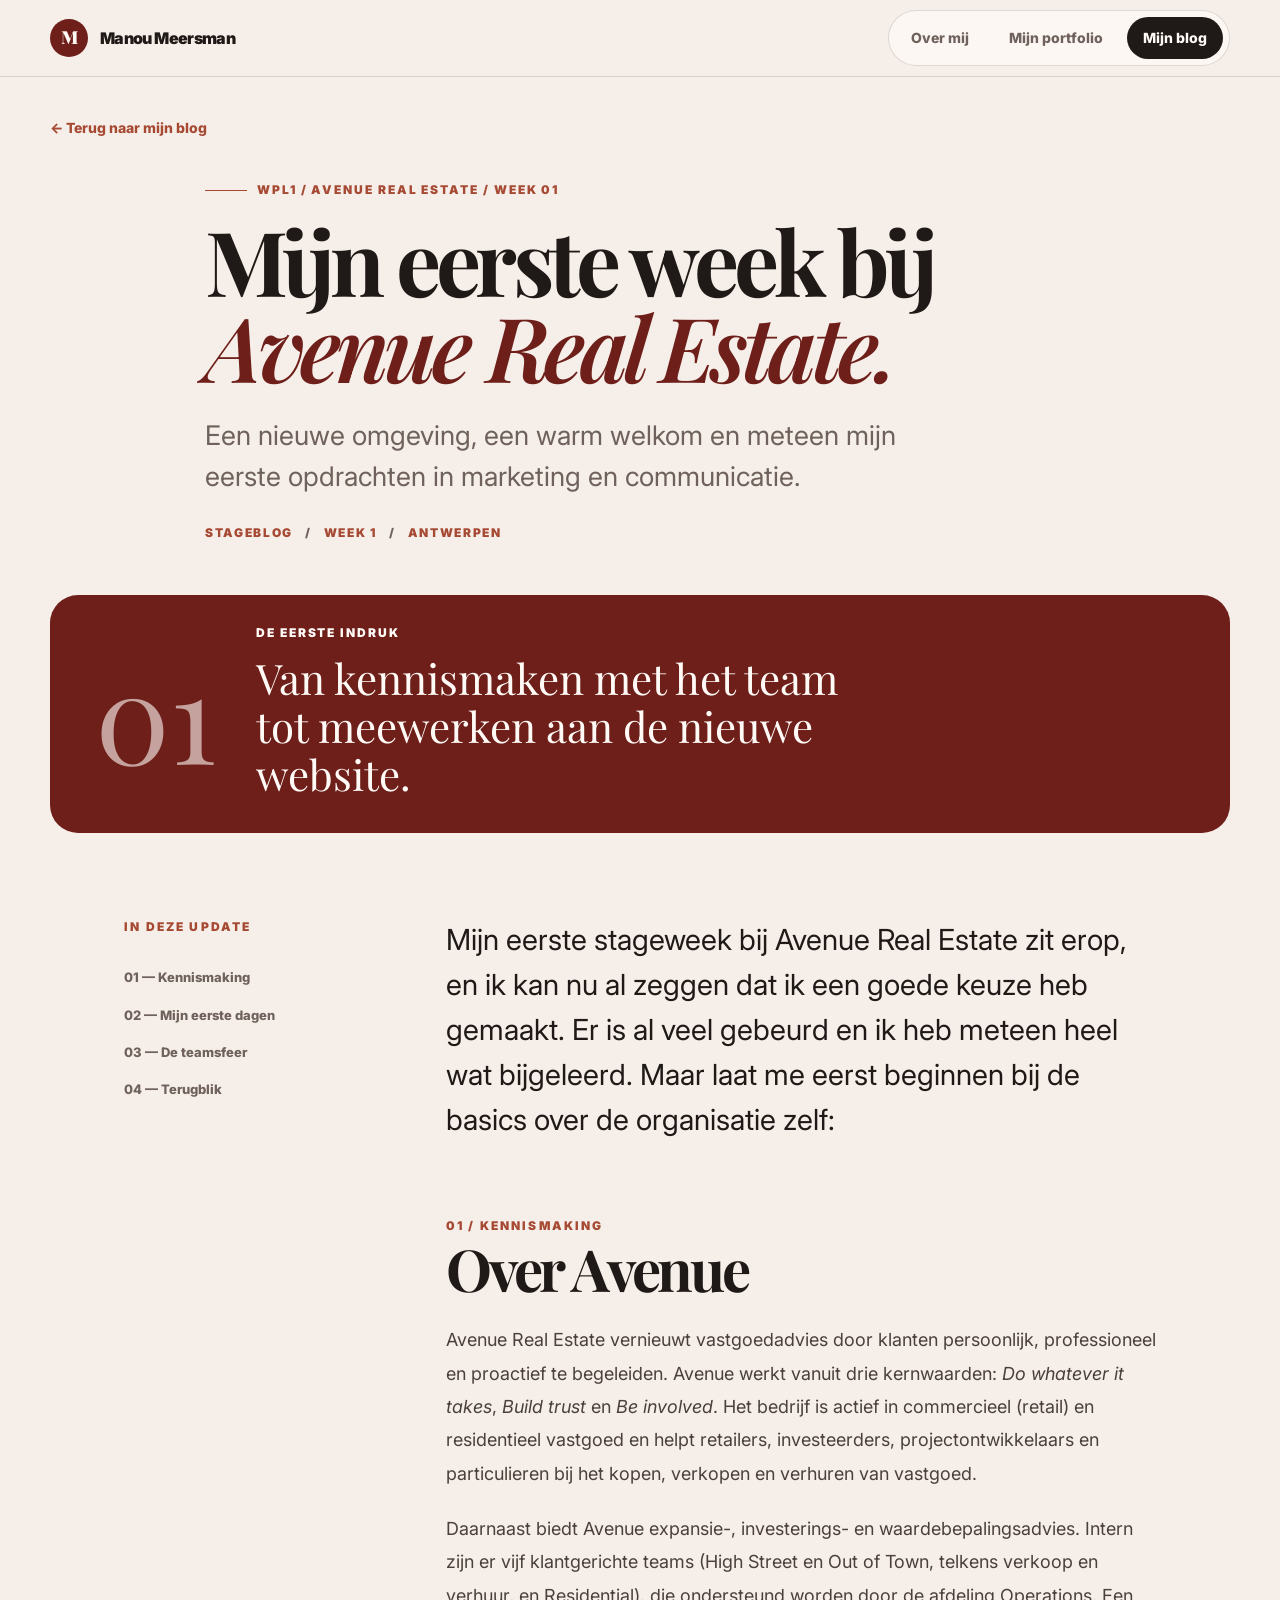
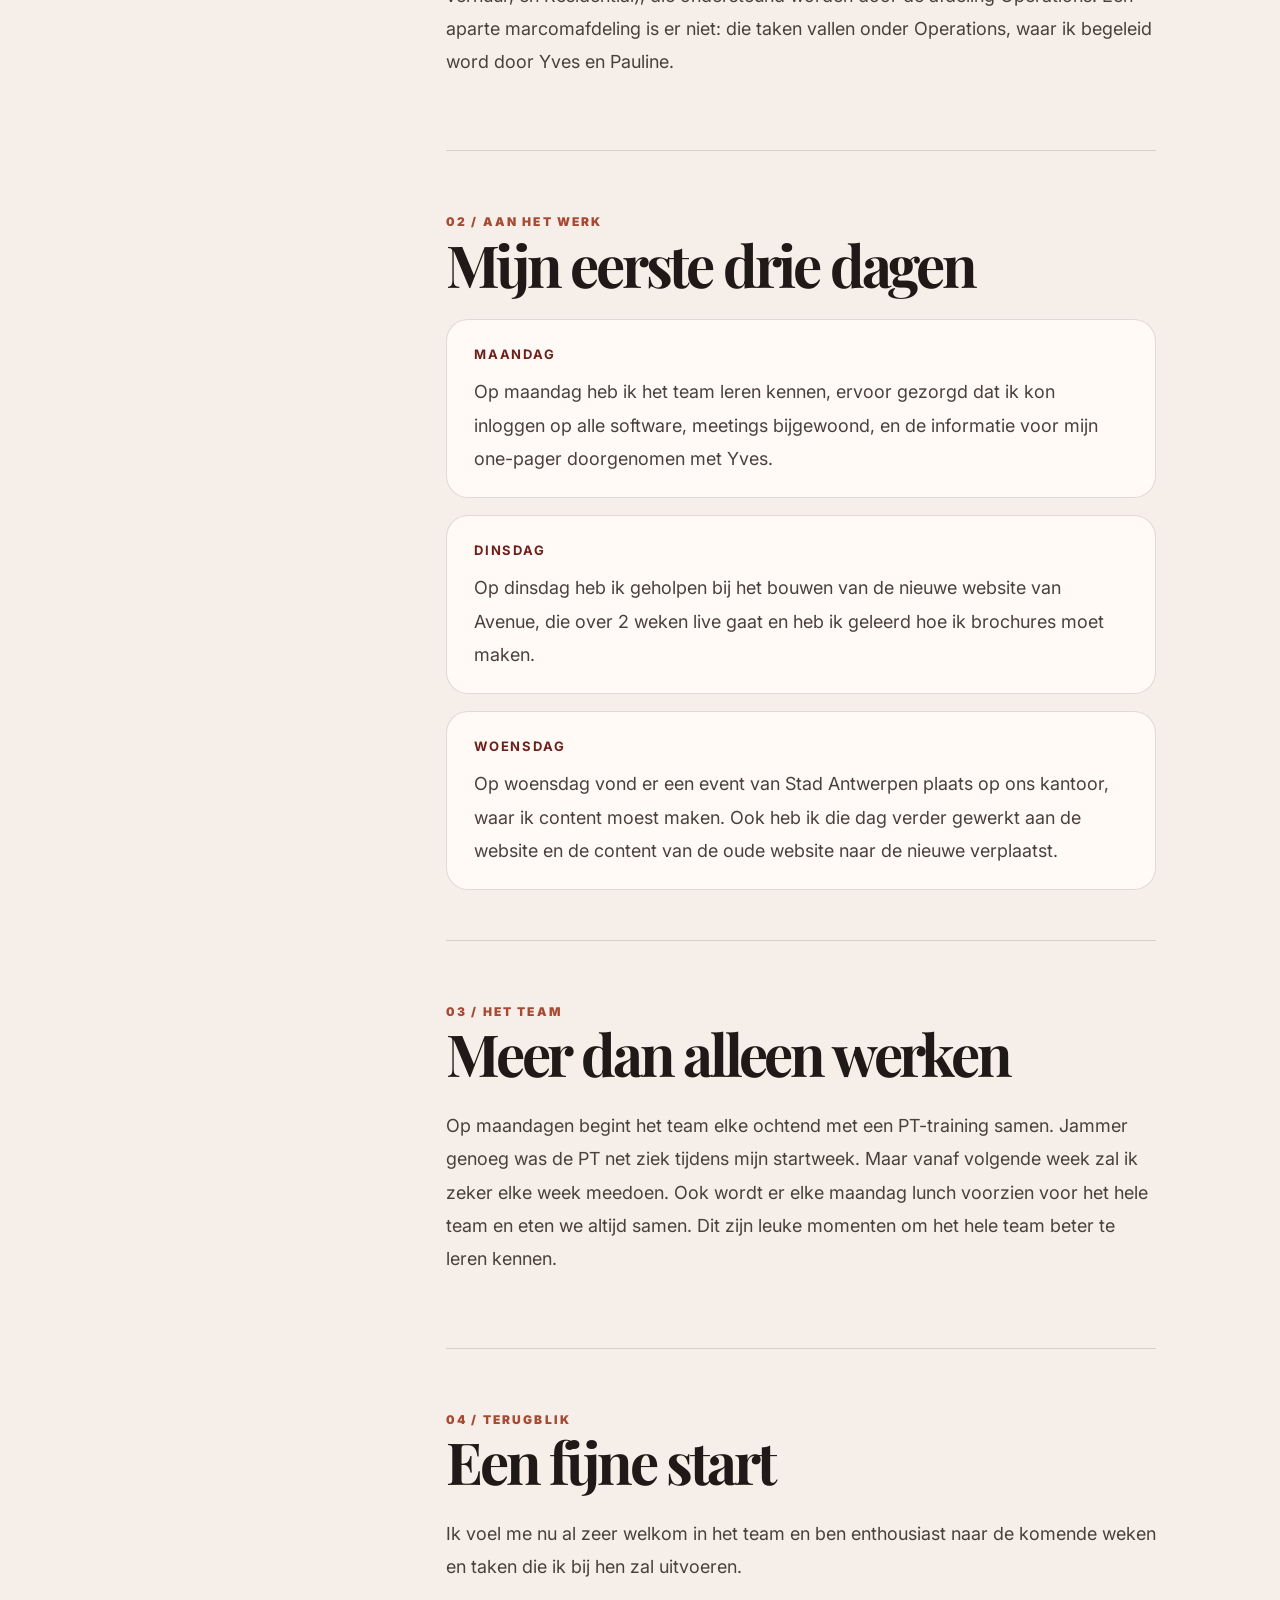
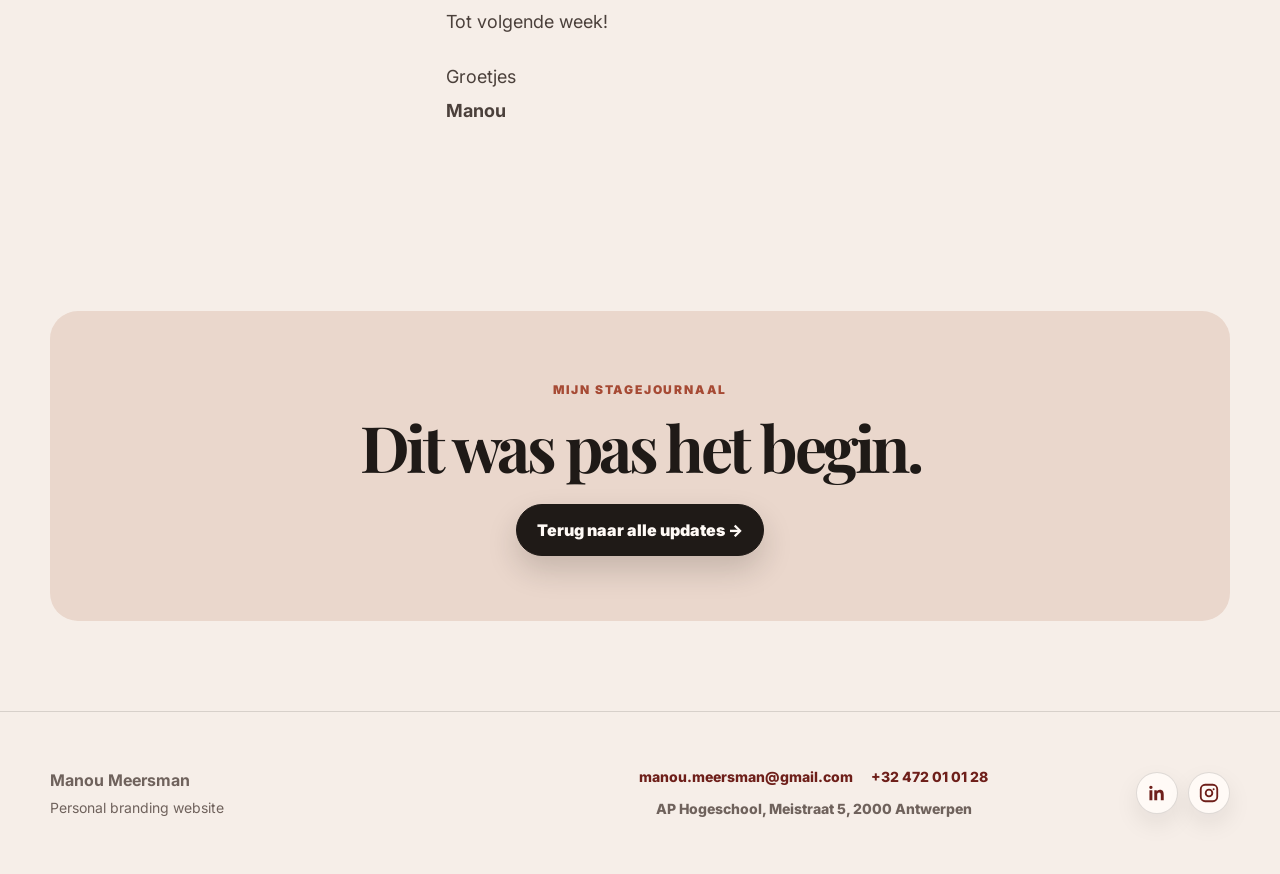
<file: wpl1-week1.html>
<!DOCTYPE html>
<html lang="nl">
<head>
  <meta charset="UTF-8" />
  <meta name="viewport" content="width=device-width, initial-scale=1.0" />
  <title>Week 1 bij Avenue Real Estate | Manou Meersman</title>
  <meta name="description" content="Mijn eerste stageweek bij Avenue Real Estate: kennismaken met het team, werken aan de nieuwe website en content maken tijdens een evenement." />
  <link rel="preconnect" href="https://fonts.googleapis.com">
  <link rel="preconnect" href="https://fonts.gstatic.com" crossorigin>
  <link href="https://fonts.googleapis.com/css2?family=Inter:wght@400;500;600;700;800;900&family=Playfair+Display:wght@600;700;800&display=swap" rel="stylesheet">
  <link rel="stylesheet" href="style.css" />
</head>
<body>
  <nav class="nav">
    <div class="wrap nav-inner">
      <a class="brand" href="index.html"><span class="brand-mark">M</span><span>Manou Meersman</span></a>
      <div class="nav-links">
        <a href="index.html">Over mij</a>
        <a href="portfolio.html">Mijn portfolio</a>
        <a class="active" href="blog.html">Mijn blog</a>
      </div>
    </div>
  </nav>


<main class="wrap week-page">
  <a class="article-back" href="blog.html">← Terug naar mijn blog</a>
  <header class="week-article-header">
    <div class="eyebrow">WPL1 / Avenue Real Estate / Week 01</div>
    <h1>Mijn eerste week bij <em>Avenue Real Estate.</em></h1>
    <p class="week-standfirst">Een nieuwe omgeving, een warm welkom en meteen mijn eerste opdrachten in marketing en communicatie.</p>
    <div class="week-article-meta"><span>Stageblog</span><span>Week 1</span><span>Antwerpen</span></div>
  </header>
  <div class="week-banner">
    <div class="week-banner-mark">01</div>
    <div><span class="week-banner-kicker">De eerste indruk</span><p>Van kennismaken met het team tot meewerken aan de nieuwe website.</p></div>
  </div>
  <div class="week-article-layout">
    <aside class="week-aside">
      <span class="number">In deze update</span>
      <a href="#kennismaking">01 — Kennismaking</a>
      <a href="#eerste-dagen">02 — Mijn eerste dagen</a>
      <a href="#teamsfeer">03 — De teamsfeer</a>
      <a href="#terugblik">04 — Terugblik</a>
    </aside>
    <article class="week-story">
      <p class="week-opening">Mijn eerste stageweek bij Avenue Real Estate zit erop, en ik kan nu al zeggen dat ik een goede keuze heb gemaakt. Er is al veel gebeurd en ik heb meteen heel wat bijgeleerd. Maar laat me eerst beginnen bij de basics over de organisatie zelf:</p>
      <section id="kennismaking">
        <span class="number">01 / Kennismaking</span>
        <h2>Over Avenue</h2>
        <p>Avenue Real Estate vernieuwt vastgoedadvies door klanten persoonlijk, professioneel en proactief te begeleiden. Avenue werkt vanuit drie kernwaarden: <em>Do whatever it takes</em>, <em>Build trust</em> en <em>Be involved</em>. Het bedrijf is actief in commercieel (retail) en residentieel vastgoed en helpt retailers, investeerders, projectontwikkelaars en particulieren bij het kopen, verkopen en verhuren van vastgoed.</p>
        <p>Daarnaast biedt Avenue expansie-, investerings- en waardebepalingsadvies. Intern zijn er vijf klantgerichte teams (High Street en Out of Town, telkens verkoop en verhuur, en Residential), die ondersteund worden door de afdeling Operations. Een aparte marcomafdeling is er niet: die taken vallen onder Operations, waar ik begeleid word door Yves en Pauline.</p>
      </section>
      <section id="eerste-dagen">
        <span class="number">02 / Aan het werk</span>
        <h2>Mijn eerste drie dagen</h2>
        <div class="week-days">
          <div><strong>Maandag</strong><p>Op maandag heb ik het team leren kennen, ervoor gezorgd dat ik kon inloggen op alle software, meetings bijgewoond, en de informatie voor mijn one-pager doorgenomen met Yves.</p></div>
          <div><strong>Dinsdag</strong><p>Op dinsdag heb ik geholpen bij het bouwen van de nieuwe website van Avenue, die over 2 weken live gaat en heb ik geleerd hoe ik brochures moet maken.</p></div>
          <div><strong>Woensdag</strong><p>Op woensdag vond er een event van Stad Antwerpen plaats op ons kantoor, waar ik content moest maken. Ook heb ik die dag verder gewerkt aan de website en de content van de oude website naar de nieuwe verplaatst.</p></div>
        </div>
      </section>
      <section id="teamsfeer">
        <span class="number">03 / Het team</span>
        <h2>Meer dan alleen werken</h2>
        <p>Op maandagen begint het team elke ochtend met een PT-training samen. Jammer genoeg was de PT net ziek tijdens mijn startweek. Maar vanaf volgende week zal ik zeker elke week meedoen. Ook wordt er elke maandag lunch voorzien voor het hele team en eten we altijd samen. Dit zijn leuke momenten om het hele team beter te leren kennen.</p>
      </section>
      <section id="terugblik">
        <span class="number">04 / Terugblik</span>
        <h2>Een fijne start</h2>
        <p>Ik voel me nu al zeer welkom in het team en ben enthousiast naar de komende weken en taken die ik bij hen zal uitvoeren.</p>
        <p>Tot volgende week!</p><p>Groetjes<br><strong>Manou</strong></p>
      </section>
    </article>
  </div>
  <div class="week-next"><span>Mijn stagejournaal</span><h2>Dit was pas het begin.</h2><a class="btn primary" href="blog.html">Terug naar alle updates →</a></div>
</main>
  <footer class="footer">
    <div class="wrap footer-inner footer-grid">
      <div class="footer-brand">
        <strong>Manou Meersman</strong>
        <span>Personal branding website</span>
      </div>
      <div class="footer-contact">
        <a href="mailto:manou.meersman@gmail.com">manou.meersman@gmail.com</a>
        <a href="tel:+32472010128">+32 472 01 01 28</a>
        <span>AP Hogeschool, Meistraat 5, 2000 Antwerpen</span>
      </div>
      <div class="social-links" aria-label="Sociale media">
        <a href="https://www.linkedin.com/in/manou-meersman/" target="_blank" rel="noopener" aria-label="LinkedIn">
          <svg viewBox="0 0 24 24" aria-hidden="true"><path d="M6.94 8.98H3.76V20h3.18V8.98ZM5.35 4a1.84 1.84 0 1 0 0 3.68A1.84 1.84 0 0 0 5.35 4Zm6.75 4.98H9.05V20h3.18v-5.56c0-1.47.28-2.9 2.1-2.9 1.8 0 1.82 1.68 1.82 3V20h3.18v-6.16c0-3.03-.65-5.36-4.2-5.36-1.7 0-2.84.93-3.31 1.82h-.04l-.01-1.32Z"/></svg>
        </a>
        <a href="https://www.instagram.com/manoumeersman/" target="_blank" rel="noopener" aria-label="Instagram">
          <svg viewBox="0 0 24 24" aria-hidden="true"><path d="M7.8 2h8.4A5.8 5.8 0 0 1 22 7.8v8.4a5.8 5.8 0 0 1-5.8 5.8H7.8A5.8 5.8 0 0 1 2 16.2V7.8A5.8 5.8 0 0 1 7.8 2Zm0 2A3.8 3.8 0 0 0 4 7.8v8.4A3.8 3.8 0 0 0 7.8 20h8.4a3.8 3.8 0 0 0 3.8-3.8V7.8A3.8 3.8 0 0 0 16.2 4H7.8Zm4.2 3.35A4.65 4.65 0 1 1 12 16.65 4.65 4.65 0 0 1 12 7.35Zm0 2A2.65 2.65 0 1 0 12 14.65 2.65 2.65 0 0 0 12 9.35Zm5.05-2.52a1.08 1.08 0 1 1-1.08 1.08 1.08 1.08 0 0 1 1.08-1.08Z"/></svg>
        </a>
      </div>
    </div>
  </footer>
</body>
</html>

</body>
</html>
</file>
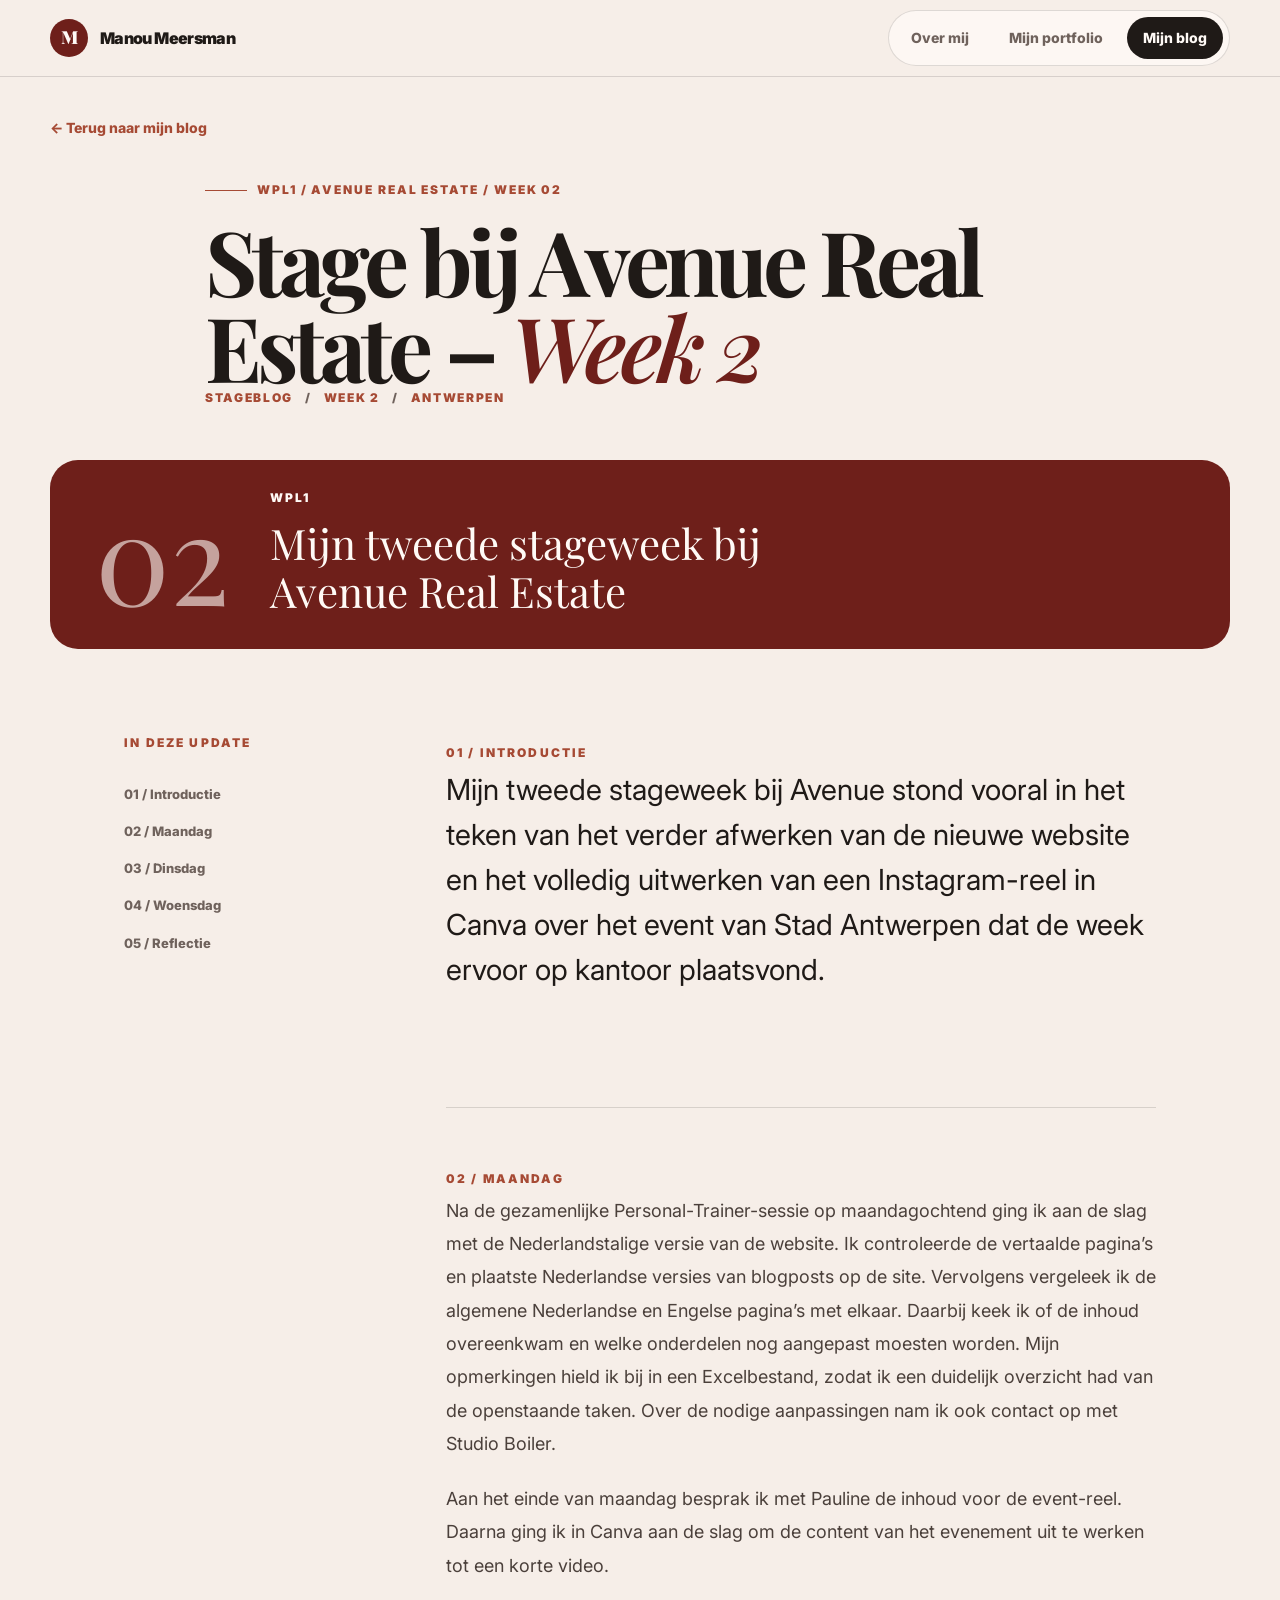
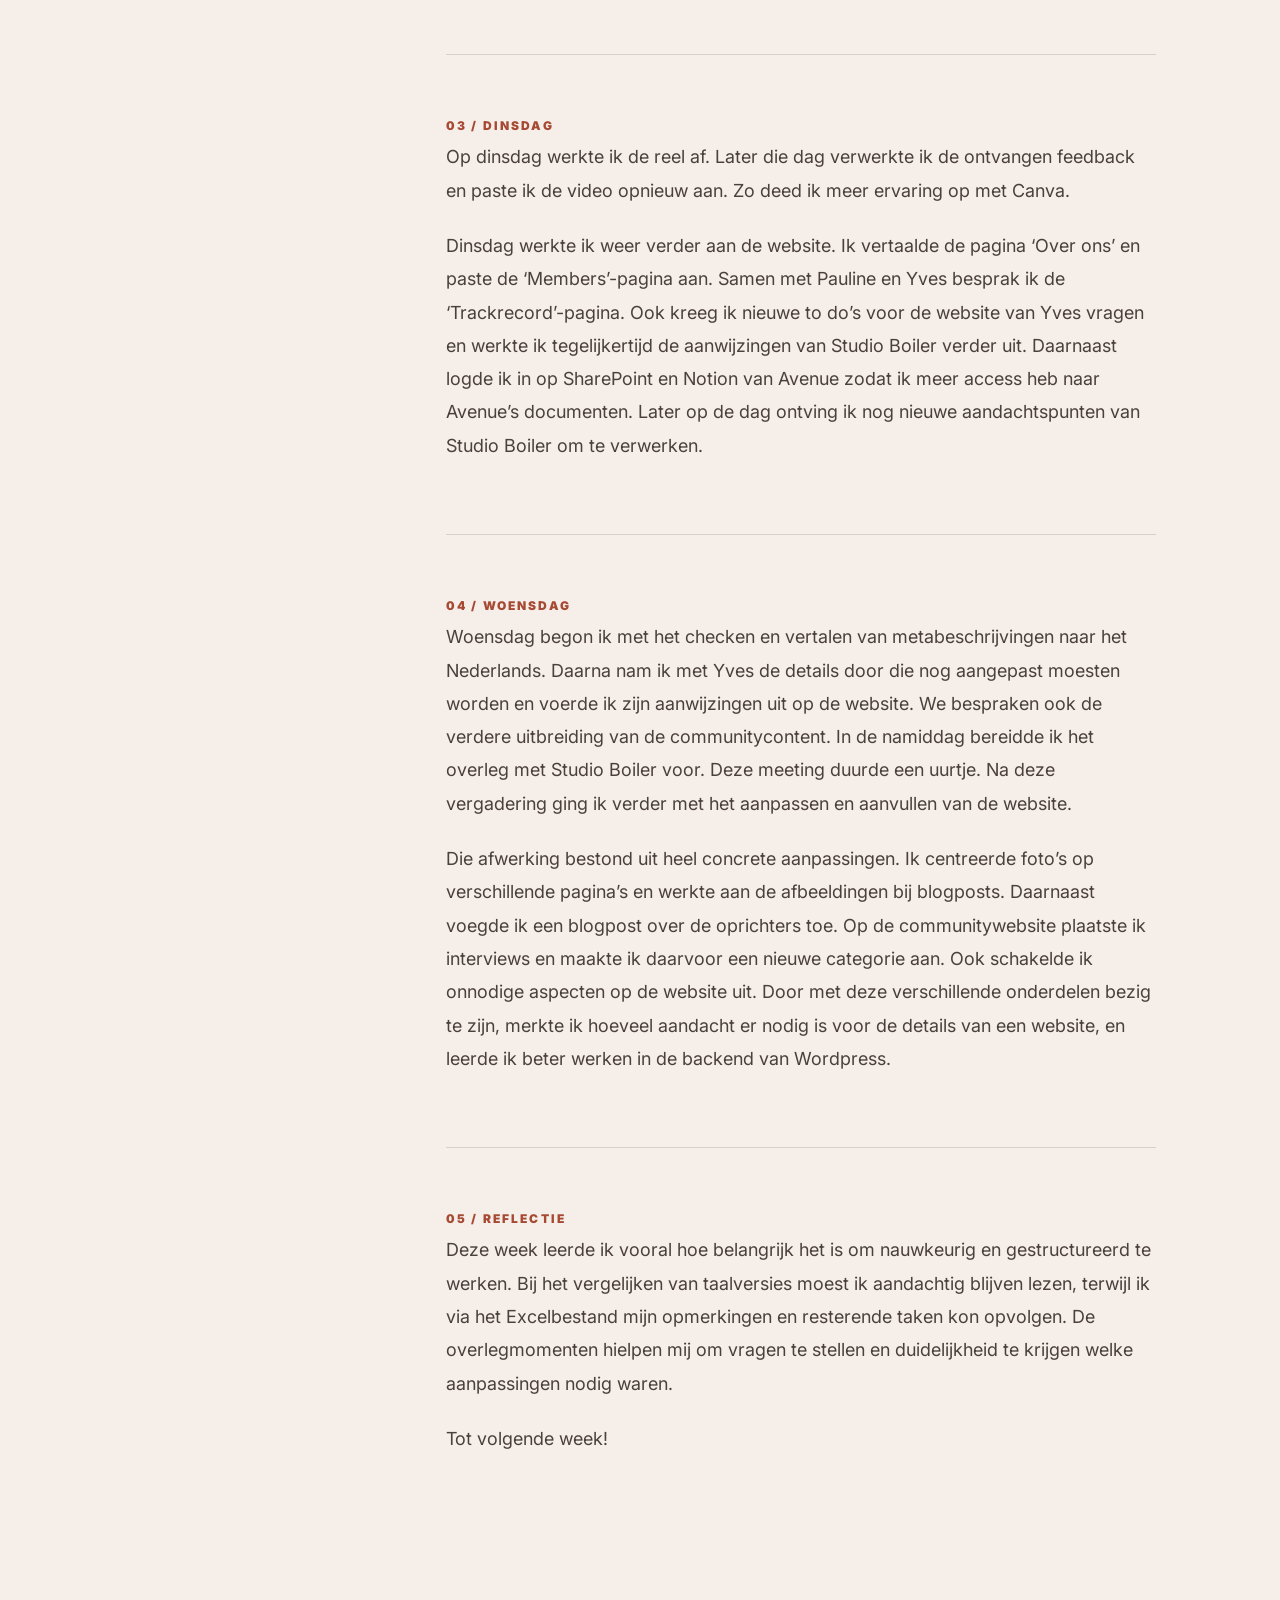
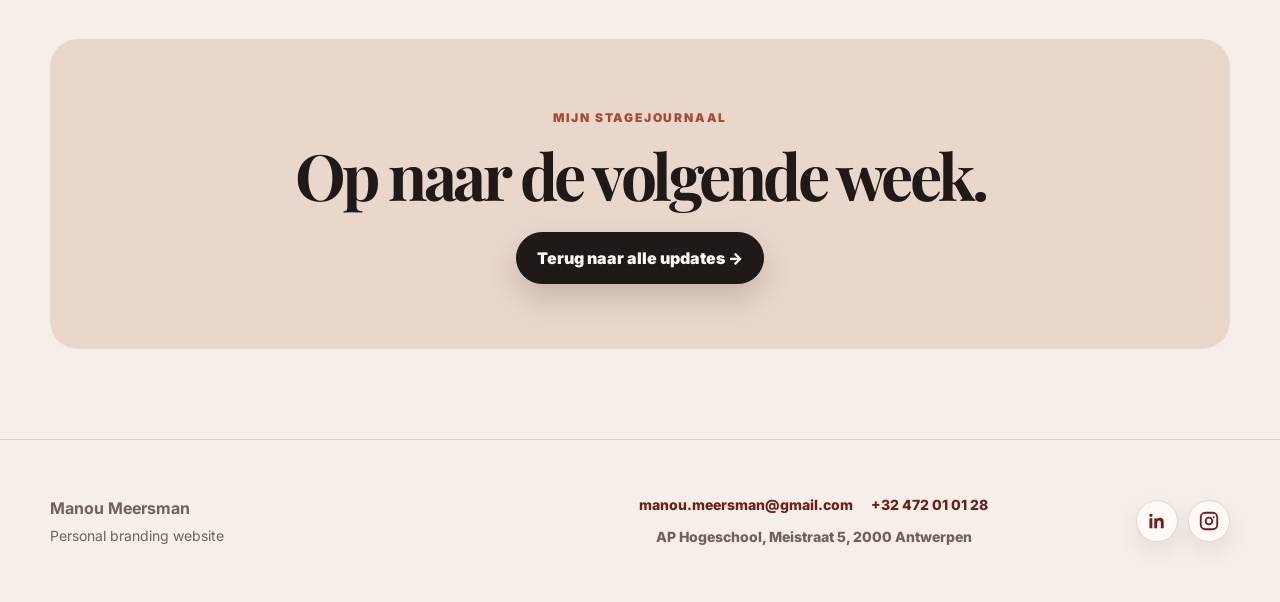
<file: wpl1-week2.html>
<!DOCTYPE html><html lang="nl"><head><meta charset="UTF-8"><meta name="viewport" content="width=device-width, initial-scale=1"><title>Stage bij Avenue Real Estate – Week 2 | Manou Meersman</title><meta name="description" content="Stage bij Avenue Real Estate – Week 2"><link rel="preconnect" href="https://fonts.googleapis.com"><link rel="preconnect" href="https://fonts.gstatic.com" crossorigin><link href="https://fonts.googleapis.com/css2?family=Inter:wght@400;500;600;700;800;900&family=Playfair+Display:wght@600;700;800&display=swap" rel="stylesheet"><link rel="stylesheet" href="style.css"></head><body>
<nav class="nav">
    <div class="wrap nav-inner">
      <a class="brand" href="index.html"><span class="brand-mark">M</span><span>Manou Meersman</span></a>
      <div class="nav-links">
        <a href="index.html">Over mij</a>
        <a href="portfolio.html">Mijn portfolio</a>
        <a class="active" href="blog.html">Mijn blog</a>
      </div>
    </div>
  </nav>



<main class="wrap week-page"><a class="article-back" href="blog.html">← Terug naar mijn blog</a>
<header class="week-article-header"><div class="eyebrow">WPL1 / Avenue Real Estate / Week 02</div><h1>Stage bij Avenue Real Estate – <em>Week 2</em></h1><div class="week-article-meta"><span>Stageblog</span><span>Week 2</span><span>Antwerpen</span></div></header>
<div class="week-banner"><div class="week-banner-mark">02</div><div><span class="week-banner-kicker">WPL1</span><p>Mijn tweede stageweek bij Avenue Real Estate</p></div></div>
<div class="week-article-layout"><aside class="week-aside"><span class="number">In deze update</span><a href="#intro">01 / Introductie</a><a href="#maandag">02 / Maandag</a><a href="#dinsdag">03 / Dinsdag</a><a href="#woensdag">04 / Woensdag</a><a href="#reflectie">05 / Reflectie</a></aside><article class="week-story"><section id="intro"><span class="number">01 / Introductie</span><p class="week-opening">Mijn tweede stageweek bij Avenue stond vooral in het teken van het verder afwerken van de nieuwe website en het volledig uitwerken van een Instagram-reel in Canva over het event van Stad Antwerpen dat de week ervoor op kantoor plaatsvond.</p></section><section id="maandag"><span class="number">02 / Maandag</span><p>Na de gezamenlijke Personal-Trainer-sessie op maandagochtend ging ik aan de slag met de Nederlandstalige versie van de website. Ik controleerde de vertaalde pagina’s en plaatste Nederlandse versies van blogposts op de site. Vervolgens vergeleek ik de algemene Nederlandse en Engelse pagina’s met elkaar. Daarbij keek ik of de inhoud overeenkwam en welke onderdelen nog aangepast moesten worden. Mijn opmerkingen hield ik bij in een Excelbestand, zodat ik een duidelijk overzicht had van de openstaande taken. Over de nodige aanpassingen nam ik ook contact op met Studio Boiler.</p><p>Aan het einde van maandag besprak ik met Pauline de inhoud voor de event-reel. Daarna ging ik in Canva aan de slag om de content van het evenement uit te werken tot een korte video. </p></section><section id="dinsdag"><span class="number">03 / Dinsdag</span><p>Op dinsdag werkte ik de reel af. Later die dag verwerkte ik de ontvangen feedback en paste ik de video opnieuw aan. Zo deed ik meer ervaring op met Canva.</p><p>Dinsdag werkte ik weer verder aan de website. Ik vertaalde de pagina ‘Over ons’ en paste de ‘Members’-pagina aan. Samen met Pauline en Yves besprak ik de ‘Trackrecord’-pagina. Ook kreeg ik nieuwe to do’s voor de website van Yves vragen en werkte ik tegelijkertijd de aanwijzingen van Studio Boiler verder uit. Daarnaast logde ik in op SharePoint en Notion van Avenue zodat ik meer access heb naar Avenue’s documenten. Later op de dag ontving ik nog nieuwe aandachtspunten van Studio Boiler om te verwerken.</p></section><section id="woensdag"><span class="number">04 / Woensdag</span><p>Woensdag begon ik met het checken en vertalen van metabeschrijvingen naar het Nederlands. Daarna nam ik met Yves de details door die nog aangepast moesten worden en voerde ik zijn aanwijzingen uit op de website. We bespraken ook de verdere uitbreiding van de communitycontent. In de namiddag bereidde ik het overleg met Studio Boiler voor. Deze meeting duurde een uurtje. Na deze vergadering ging ik verder met het aanpassen en aanvullen van de website.</p><p>Die afwerking bestond uit heel concrete aanpassingen. Ik centreerde foto’s op verschillende pagina’s en werkte aan de afbeeldingen bij blogposts. Daarnaast voegde ik een blogpost over de oprichters toe. Op de communitywebsite plaatste ik interviews en maakte ik daarvoor een nieuwe categorie aan. Ook schakelde ik onnodige aspecten op de website uit. Door met deze verschillende onderdelen bezig te zijn, merkte ik hoeveel aandacht er nodig is voor de details van een website, en leerde ik beter werken in de backend van Wordpress.</p></section><section id="reflectie"><span class="number">05 / Reflectie</span><p>Deze week leerde ik vooral hoe belangrijk het is om nauwkeurig en gestructureerd te werken. Bij het vergelijken van taalversies moest ik aandachtig blijven lezen, terwijl ik via het Excelbestand mijn opmerkingen en resterende taken kon opvolgen. De overlegmomenten hielpen mij om vragen te stellen en duidelijkheid te krijgen welke aanpassingen nodig waren. </p><p>Tot volgende week!</p></section></article></div>
<div class="week-next"><span>Mijn stagejournaal</span><h2>Op naar de volgende week.</h2><a class="btn primary" href="blog.html">Terug naar alle updates →</a></div></main>
<footer class="footer">
    <div class="wrap footer-inner footer-grid">
      <div class="footer-brand">
        <strong>Manou Meersman</strong>
        <span>Personal branding website</span>
      </div>
      <div class="footer-contact">
        <a href="mailto:manou.meersman@gmail.com">manou.meersman@gmail.com</a>
        <a href="tel:+32472010128">+32 472 01 01 28</a>
        <span>AP Hogeschool, Meistraat 5, 2000 Antwerpen</span>
      </div>
      <div class="social-links" aria-label="Sociale media">
        <a href="https://www.linkedin.com/in/manou-meersman/" target="_blank" rel="noopener" aria-label="LinkedIn">
          <svg viewBox="0 0 24 24" aria-hidden="true"><path d="M6.94 8.98H3.76V20h3.18V8.98ZM5.35 4a1.84 1.84 0 1 0 0 3.68A1.84 1.84 0 0 0 5.35 4Zm6.75 4.98H9.05V20h3.18v-5.56c0-1.47.28-2.9 2.1-2.9 1.8 0 1.82 1.68 1.82 3V20h3.18v-6.16c0-3.03-.65-5.36-4.2-5.36-1.7 0-2.84.93-3.31 1.82h-.04l-.01-1.32Z"/></svg>
        </a>
        <a href="https://www.instagram.com/manoumeersman/" target="_blank" rel="noopener" aria-label="Instagram">
          <svg viewBox="0 0 24 24" aria-hidden="true"><path d="M7.8 2h8.4A5.8 5.8 0 0 1 22 7.8v8.4a5.8 5.8 0 0 1-5.8 5.8H7.8A5.8 5.8 0 0 1 2 16.2V7.8A5.8 5.8 0 0 1 7.8 2Zm0 2A3.8 3.8 0 0 0 4 7.8v8.4A3.8 3.8 0 0 0 7.8 20h8.4a3.8 3.8 0 0 0 3.8-3.8V7.8A3.8 3.8 0 0 0 16.2 4H7.8Zm4.2 3.35A4.65 4.65 0 1 1 12 16.65 4.65 4.65 0 0 1 12 7.35Zm0 2A2.65 2.65 0 1 0 12 14.65 2.65 2.65 0 0 0 12 9.35Zm5.05-2.52a1.08 1.08 0 1 1-1.08 1.08 1.08 1.08 0 0 1 1.08-1.08Z"/></svg>
        </a>
      </div>
    </div>
  </footer>
</body>
</html>

</body>
</html></body></html>
</file>
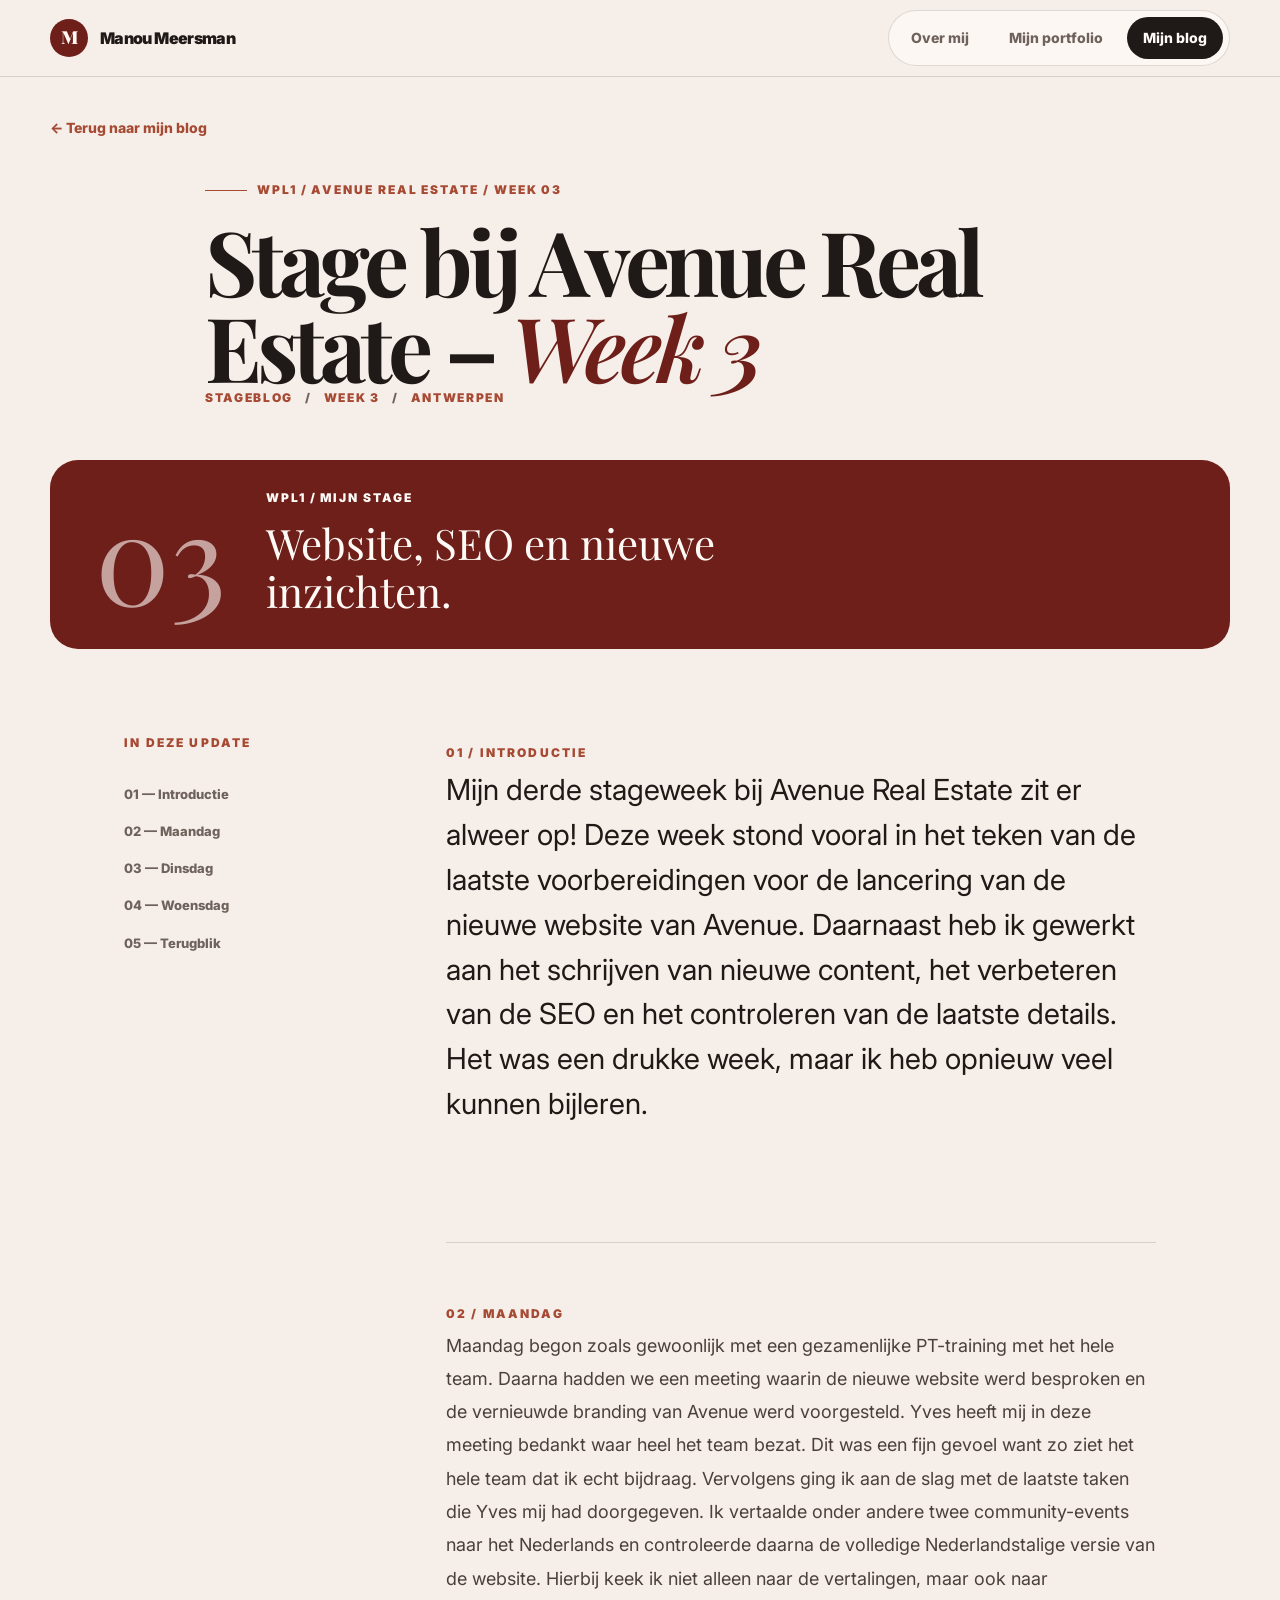
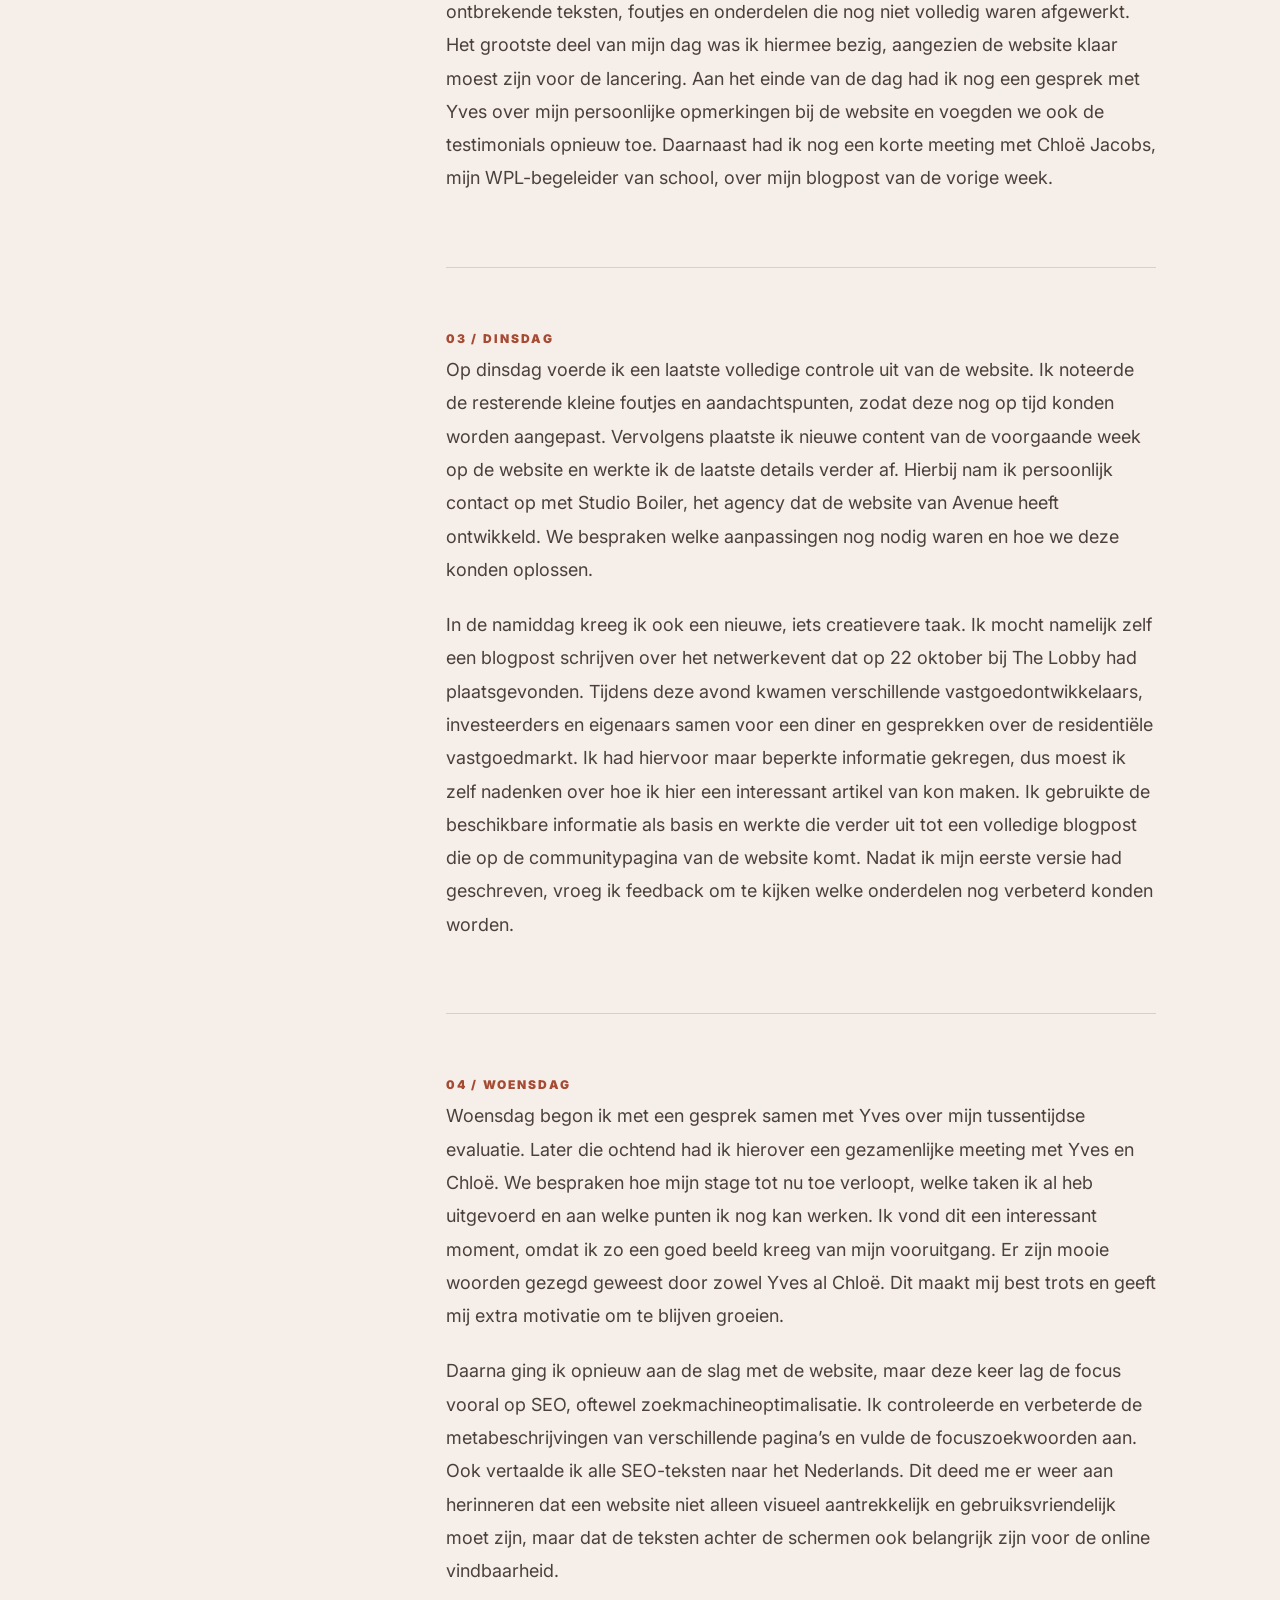
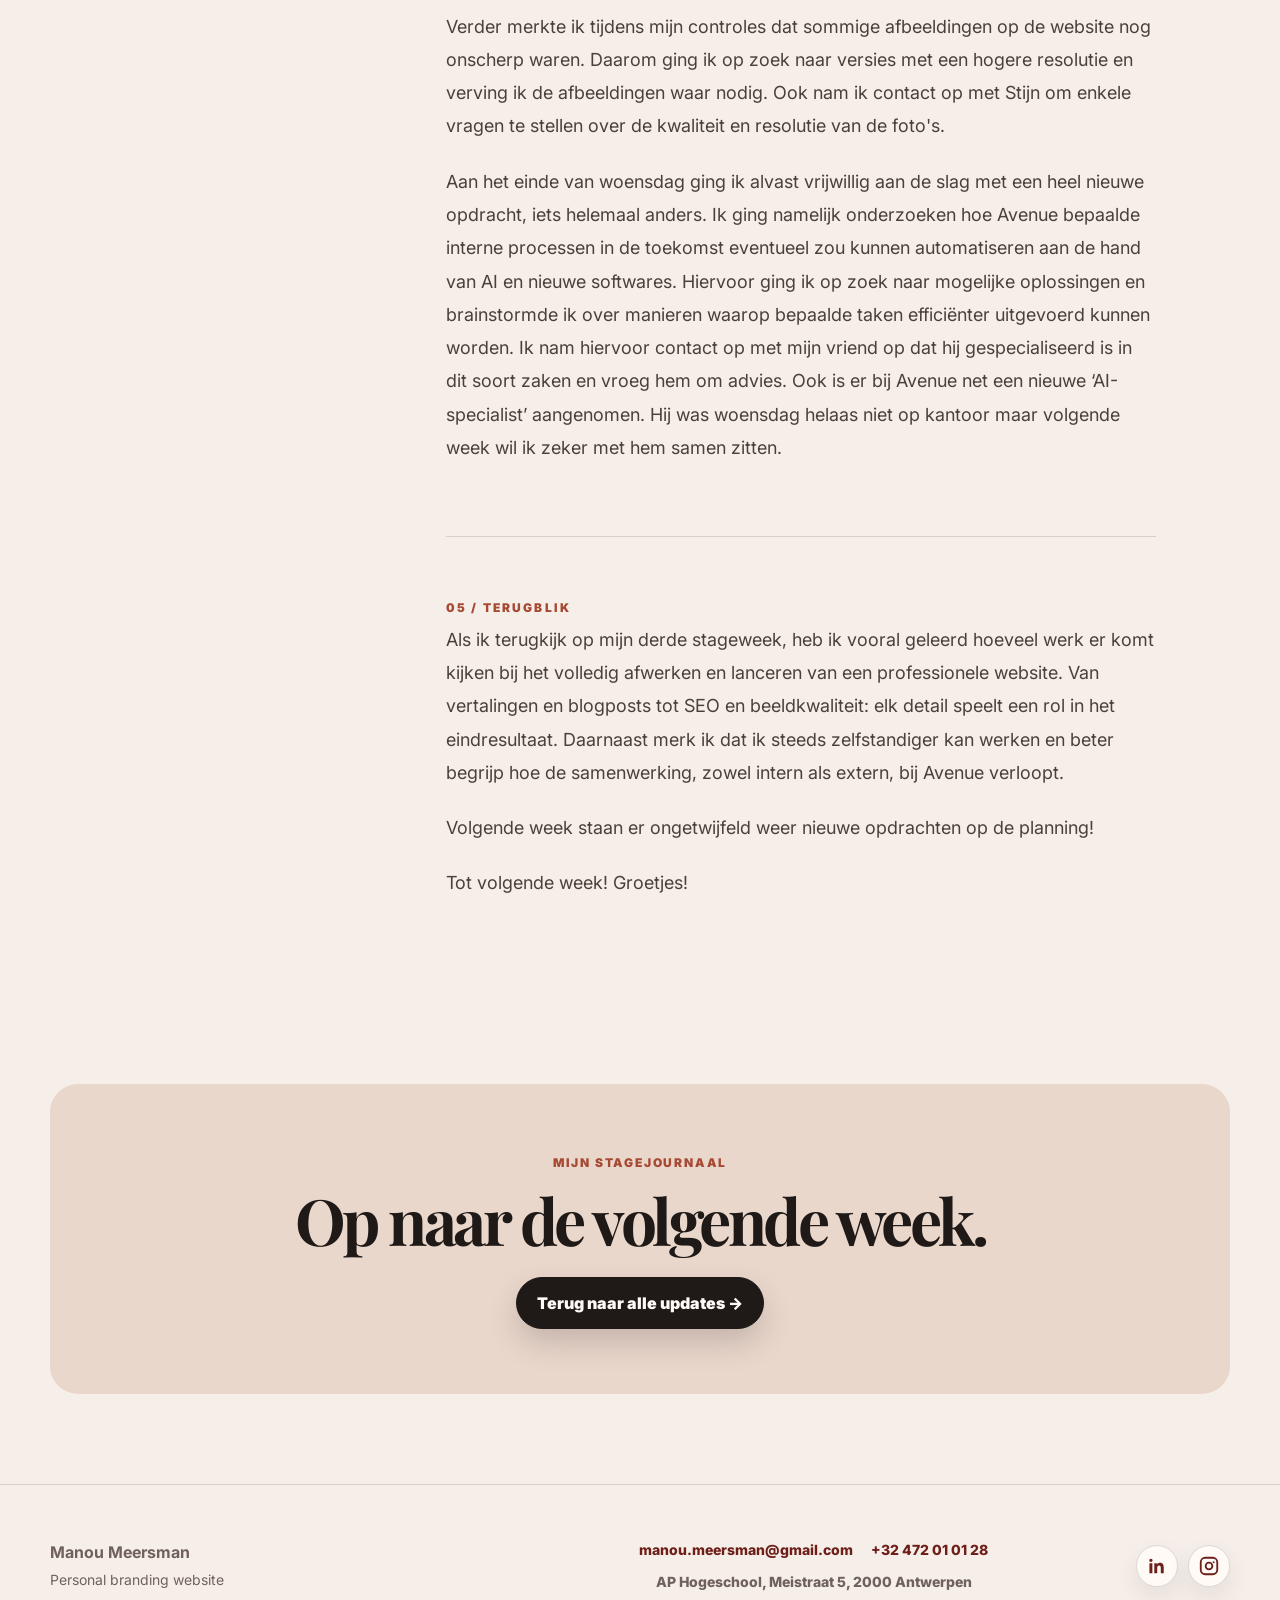
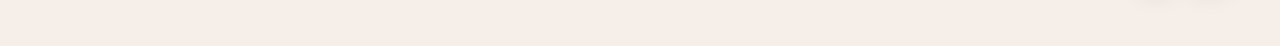
<file: wpl1-week3.html>
<!DOCTYPE html><html lang="nl"><head><meta charset="UTF-8"><meta name="viewport" content="width=device-width,initial-scale=1"><title>Stage bij Avenue Real Estate – Week 3 | Manou Meersman</title><meta name="description" content="WPL1 – Mijn stage bij Avenue Real Estate, week 3."><link rel="preconnect" href="https://fonts.googleapis.com"><link rel="preconnect" href="https://fonts.gstatic.com" crossorigin><link href="https://fonts.googleapis.com/css2?family=Inter:wght@400;500;600;700;800;900&family=Playfair+Display:wght@600;700;800&display=swap" rel="stylesheet"><link rel="stylesheet" href="style.css"></head><body>
<nav class="nav">
    <div class="wrap nav-inner">
      <a class="brand" href="index.html"><span class="brand-mark">M</span><span>Manou Meersman</span></a>
      <div class="nav-links">
        <a href="index.html">Over mij</a>
        <a href="portfolio.html">Mijn portfolio</a>
        <a class="active" href="blog.html">Mijn blog</a>
      </div>
    </div>
  </nav>


<main class="wrap week-page"><a class="article-back" href="blog.html">← Terug naar mijn blog</a><header class="week-article-header"><div class="eyebrow">WPL1 / Avenue Real Estate / Week 03</div><h1>Stage bij Avenue Real Estate – <em>Week 3</em></h1><div class="week-article-meta"><span>Stageblog</span><span>Week 3</span><span>Antwerpen</span></div></header>
<div class="week-banner"><div class="week-banner-mark">03</div><div><span class="week-banner-kicker">WPL1 / Mijn stage</span><p>Website, SEO en nieuwe inzichten.</p></div></div>
<div class="week-article-layout"><aside class="week-aside"><span class="number">In deze update</span><a href="#intro">01 — Introductie</a><a href="#maandag">02 — Maandag</a><a href="#dinsdag">03 — Dinsdag</a><a href="#woensdag">04 — Woensdag</a><a href="#reflectie">05 — Terugblik</a></aside><article class="week-story">
<section id="intro"><span class="number">01 / Introductie</span><p class="week-opening">Mijn derde stageweek bij Avenue Real Estate zit er alweer op! Deze week stond vooral in het teken van de laatste voorbereidingen voor de lancering van de nieuwe website van Avenue. Daarnaast heb ik gewerkt aan het schrijven van nieuwe content, het verbeteren van de SEO en het controleren van de laatste details. Het was een drukke week, maar ik heb opnieuw veel kunnen bijleren.</p></section>
<section id="maandag"><span class="number">02 / Maandag</span><p>Maandag begon zoals gewoonlijk met een gezamenlijke PT-training met het hele team. Daarna hadden we een meeting waarin de nieuwe website werd besproken en de vernieuwde branding van Avenue werd voorgesteld. Yves heeft mij in deze meeting bedankt waar heel het team bezat. Dit was een fijn gevoel want zo ziet het hele team dat ik echt bijdraag. Vervolgens ging ik aan de slag met de laatste taken die Yves mij had doorgegeven. Ik vertaalde onder andere twee community-events naar het Nederlands en controleerde daarna de volledige Nederlandstalige versie van de website. Hierbij keek ik niet alleen naar de vertalingen, maar ook naar ontbrekende teksten, foutjes en onderdelen die nog niet volledig waren afgewerkt. Het grootste deel van mijn dag was ik hiermee bezig, aangezien de website klaar moest zijn voor de lancering. Aan het einde van de dag had ik nog een gesprek met Yves over mijn persoonlijke opmerkingen bij de website en voegden we ook de testimonials opnieuw toe. Daarnaast had ik nog een korte meeting met Chloë Jacobs, mijn WPL-begeleider van school, over mijn blogpost van de vorige week.</p></section>
<section id="dinsdag"><span class="number">03 / Dinsdag</span><p>Op dinsdag voerde ik een laatste volledige controle uit van de website. Ik noteerde de resterende kleine foutjes en aandachtspunten, zodat deze nog op tijd konden worden aangepast. Vervolgens plaatste ik nieuwe content van de voorgaande week op de website en werkte ik de laatste details verder af. Hierbij nam ik persoonlijk contact op met Studio Boiler, het agency dat de website van Avenue heeft ontwikkeld. We bespraken welke aanpassingen nog nodig waren en hoe we deze konden oplossen.</p>
<p>In de namiddag kreeg ik ook een nieuwe, iets creatievere taak. Ik mocht namelijk zelf een blogpost schrijven over het netwerkevent dat op 22 oktober bij The Lobby had plaatsgevonden. Tijdens deze avond kwamen verschillende vastgoedontwikkelaars, investeerders en eigenaars samen voor een diner en gesprekken over de residentiële vastgoedmarkt. Ik had hiervoor maar beperkte informatie gekregen, dus moest ik zelf nadenken over hoe ik hier een interessant artikel van kon maken. Ik gebruikte de beschikbare informatie als basis en werkte die verder uit tot een volledige blogpost die op de communitypagina van de website komt. Nadat ik mijn eerste versie had geschreven, vroeg ik feedback om te kijken welke onderdelen nog verbeterd konden worden.</p></section>
<section id="woensdag"><span class="number">04 / Woensdag</span><p>Woensdag begon ik met een gesprek samen met Yves over mijn tussentijdse evaluatie. Later die ochtend had ik hierover een gezamenlijke meeting met Yves en Chloë. We bespraken hoe mijn stage tot nu toe verloopt, welke taken ik al heb uitgevoerd en aan welke punten ik nog kan werken. Ik vond dit een interessant moment, omdat ik zo een goed beeld kreeg van mijn vooruitgang. Er zijn mooie woorden gezegd geweest door zowel Yves al Chloë. Dit maakt mij best trots en geeft mij extra motivatie om te blijven groeien.</p>
<p>Daarna ging ik opnieuw aan de slag met de website, maar deze keer lag de focus vooral op SEO, oftewel zoekmachineoptimalisatie. Ik controleerde en verbeterde de metabeschrijvingen van verschillende pagina’s en vulde de focuszoekwoorden aan. Ook vertaalde ik alle SEO-teksten naar het Nederlands. Dit deed me er weer aan herinneren dat een website niet alleen visueel aantrekkelijk en gebruiksvriendelijk moet zijn, maar dat de teksten achter de schermen ook belangrijk zijn voor de online vindbaarheid.</p>
<p>Verder merkte ik tijdens mijn controles dat sommige afbeeldingen op de website nog onscherp waren. Daarom ging ik op zoek naar versies met een hogere resolutie en verving ik de afbeeldingen waar nodig. Ook nam ik contact op met Stijn om enkele vragen te stellen over de kwaliteit en resolutie van de foto's.</p>
<p>Aan het einde van woensdag ging ik alvast vrijwillig aan de slag met een heel nieuwe opdracht, iets helemaal anders. Ik ging namelijk onderzoeken hoe Avenue bepaalde interne processen in de toekomst eventueel zou kunnen automatiseren aan de hand van AI en nieuwe softwares. Hiervoor ging ik op zoek naar mogelijke oplossingen en brainstormde ik over manieren waarop bepaalde taken efficiënter uitgevoerd kunnen worden. Ik nam hiervoor contact op met mijn vriend op dat hij gespecialiseerd is in dit soort zaken en vroeg hem om advies. Ook is er bij Avenue net een nieuwe ‘AI-specialist’ aangenomen. Hij was woensdag helaas niet op kantoor maar volgende week wil ik zeker met hem samen zitten.</p></section>
<section id="reflectie"><span class="number">05 / Terugblik</span><p>Als ik terugkijk op mijn derde stageweek, heb ik vooral geleerd hoeveel werk er komt kijken bij het volledig afwerken en lanceren van een professionele website. Van vertalingen en blogposts tot SEO en beeldkwaliteit: elk detail speelt een rol in het eindresultaat. Daarnaast merk ik dat ik steeds zelfstandiger kan werken en beter begrijp hoe de samenwerking, zowel intern als extern, bij Avenue verloopt.</p>
<p>Volgende week staan er ongetwijfeld weer nieuwe opdrachten op de planning!</p>
<p>Tot volgende week! Groetjes!</p></section>
</article></div><div class="week-next"><span>Mijn stagejournaal</span><h2>Op naar de volgende week.</h2><a class="btn primary" href="blog.html">Terug naar alle updates →</a></div></main><footer class="footer">
    <div class="wrap footer-inner footer-grid">
      <div class="footer-brand">
        <strong>Manou Meersman</strong>
        <span>Personal branding website</span>
      </div>
      <div class="footer-contact">
        <a href="mailto:manou.meersman@gmail.com">manou.meersman@gmail.com</a>
        <a href="tel:+32472010128">+32 472 01 01 28</a>
        <span>AP Hogeschool, Meistraat 5, 2000 Antwerpen</span>
      </div>
      <div class="social-links" aria-label="Sociale media">
        <a href="https://www.linkedin.com/in/manou-meersman/" target="_blank" rel="noopener" aria-label="LinkedIn">
          <svg viewBox="0 0 24 24" aria-hidden="true"><path d="M6.94 8.98H3.76V20h3.18V8.98ZM5.35 4a1.84 1.84 0 1 0 0 3.68A1.84 1.84 0 0 0 5.35 4Zm6.75 4.98H9.05V20h3.18v-5.56c0-1.47.28-2.9 2.1-2.9 1.8 0 1.82 1.68 1.82 3V20h3.18v-6.16c0-3.03-.65-5.36-4.2-5.36-1.7 0-2.84.93-3.31 1.82h-.04l-.01-1.32Z"/></svg>
        </a>
        <a href="https://www.instagram.com/manoumeersman/" target="_blank" rel="noopener" aria-label="Instagram">
          <svg viewBox="0 0 24 24" aria-hidden="true"><path d="M7.8 2h8.4A5.8 5.8 0 0 1 22 7.8v8.4a5.8 5.8 0 0 1-5.8 5.8H7.8A5.8 5.8 0 0 1 2 16.2V7.8A5.8 5.8 0 0 1 7.8 2Zm0 2A3.8 3.8 0 0 0 4 7.8v8.4A3.8 3.8 0 0 0 7.8 20h8.4a3.8 3.8 0 0 0 3.8-3.8V7.8A3.8 3.8 0 0 0 16.2 4H7.8Zm4.2 3.35A4.65 4.65 0 1 1 12 16.65 4.65 4.65 0 0 1 12 7.35Zm0 2A2.65 2.65 0 1 0 12 14.65 2.65 2.65 0 0 0 12 9.35Zm5.05-2.52a1.08 1.08 0 1 1-1.08 1.08 1.08 1.08 0 0 1 1.08-1.08Z"/></svg>
        </a>
      </div>
    </div>
  </footer>
</body>
</html>

</body>
</html></body></html>
</file>
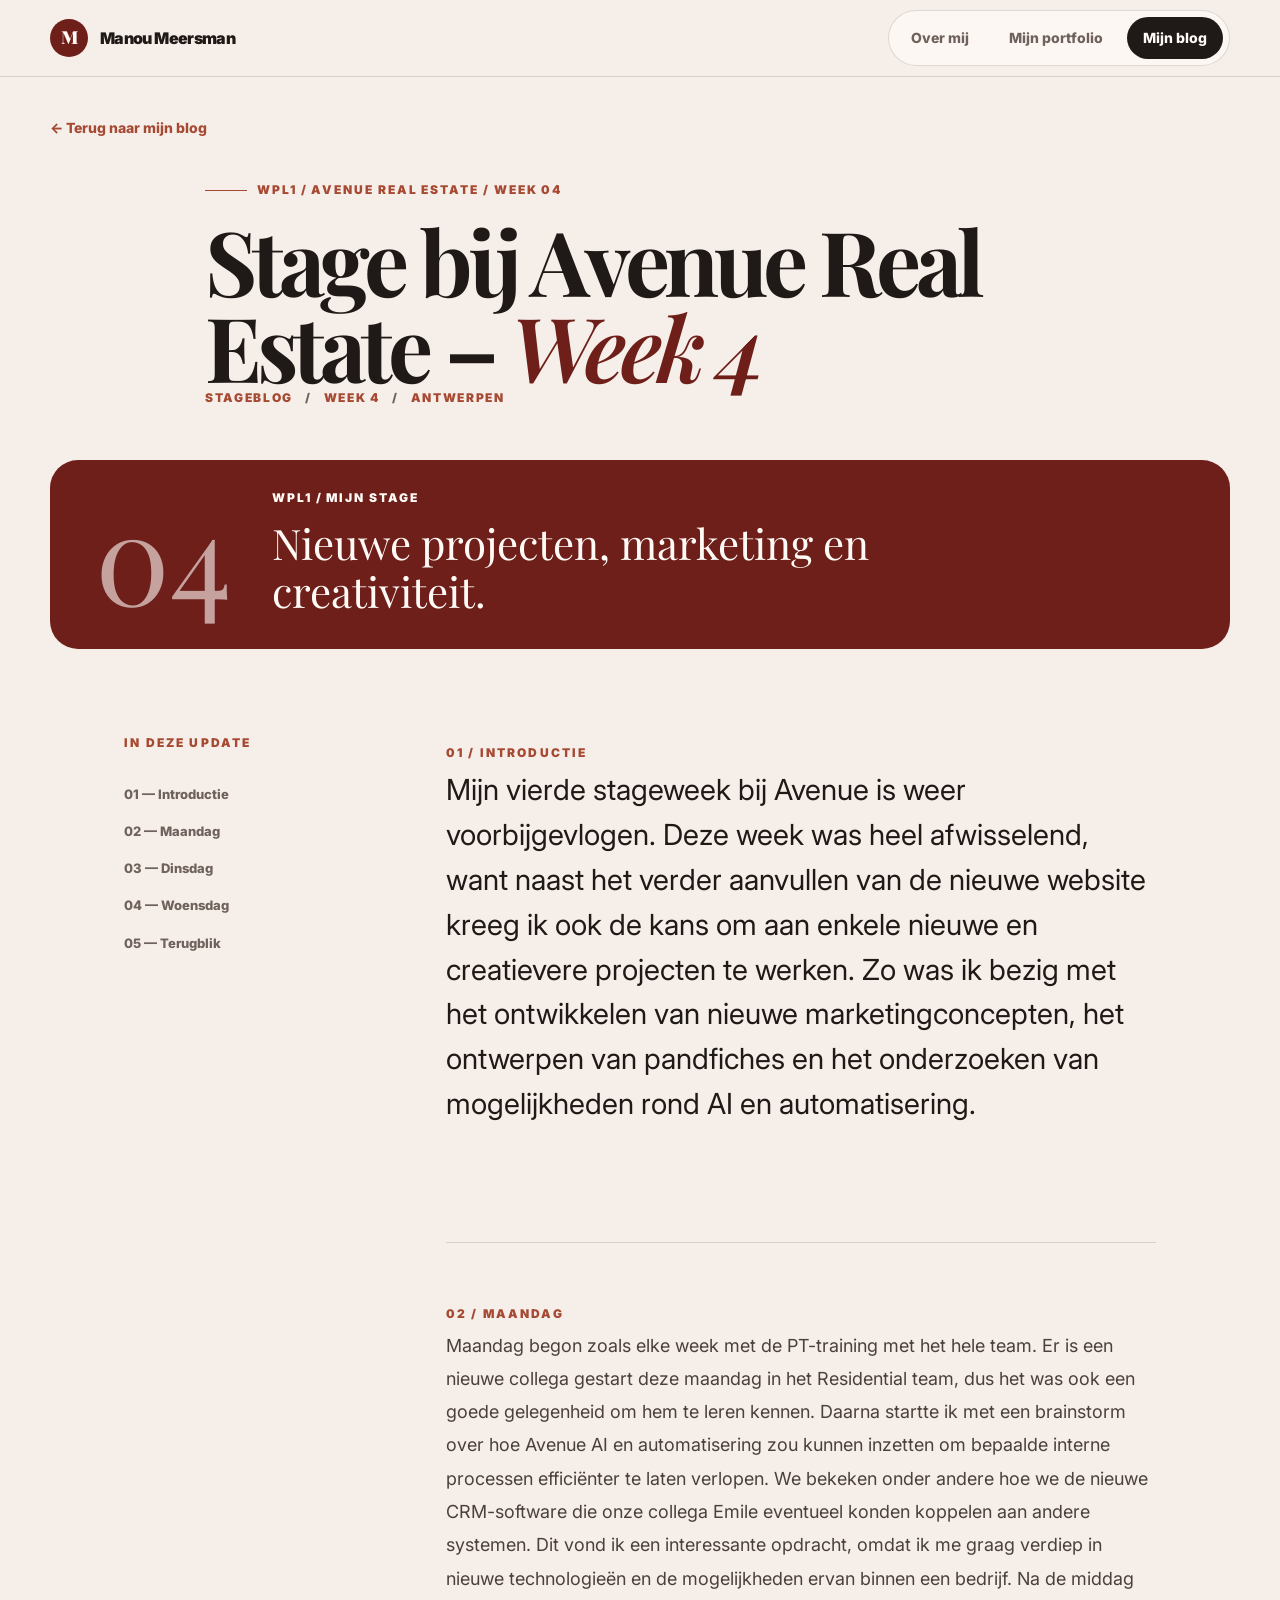
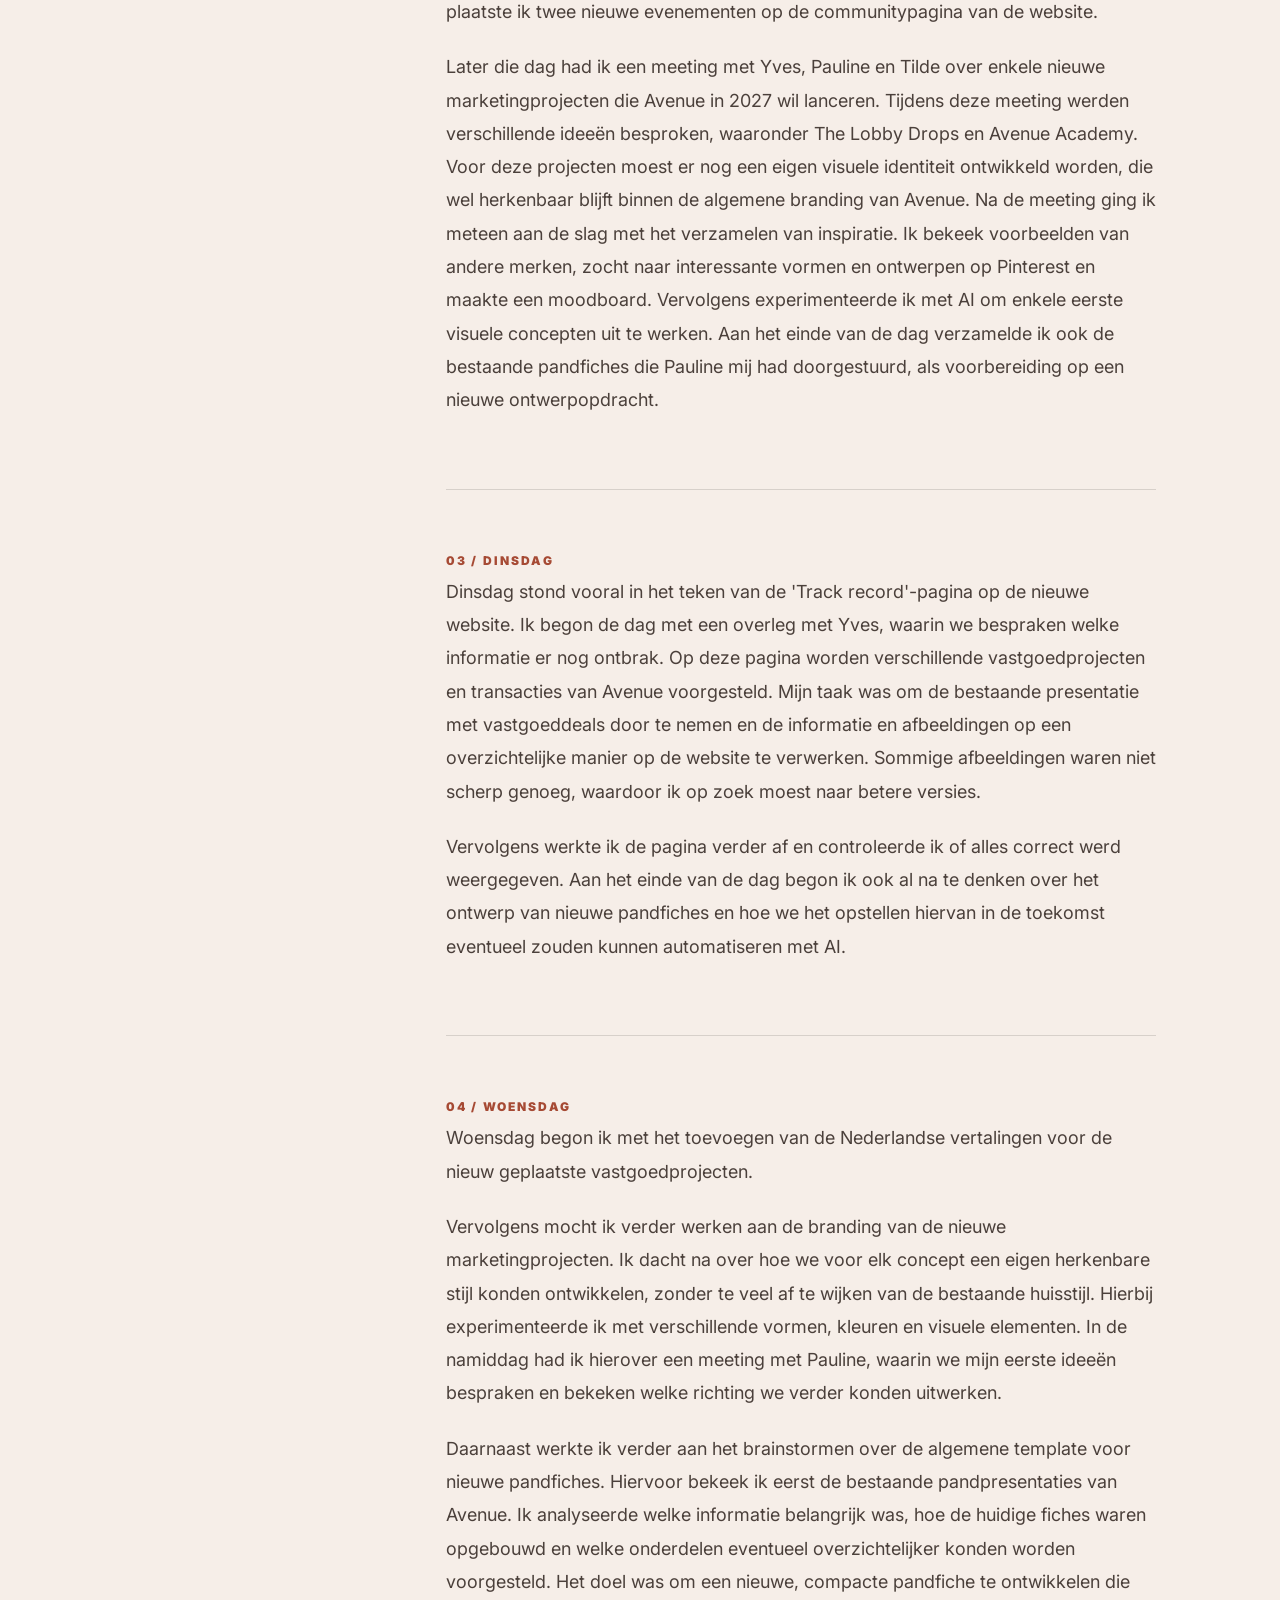
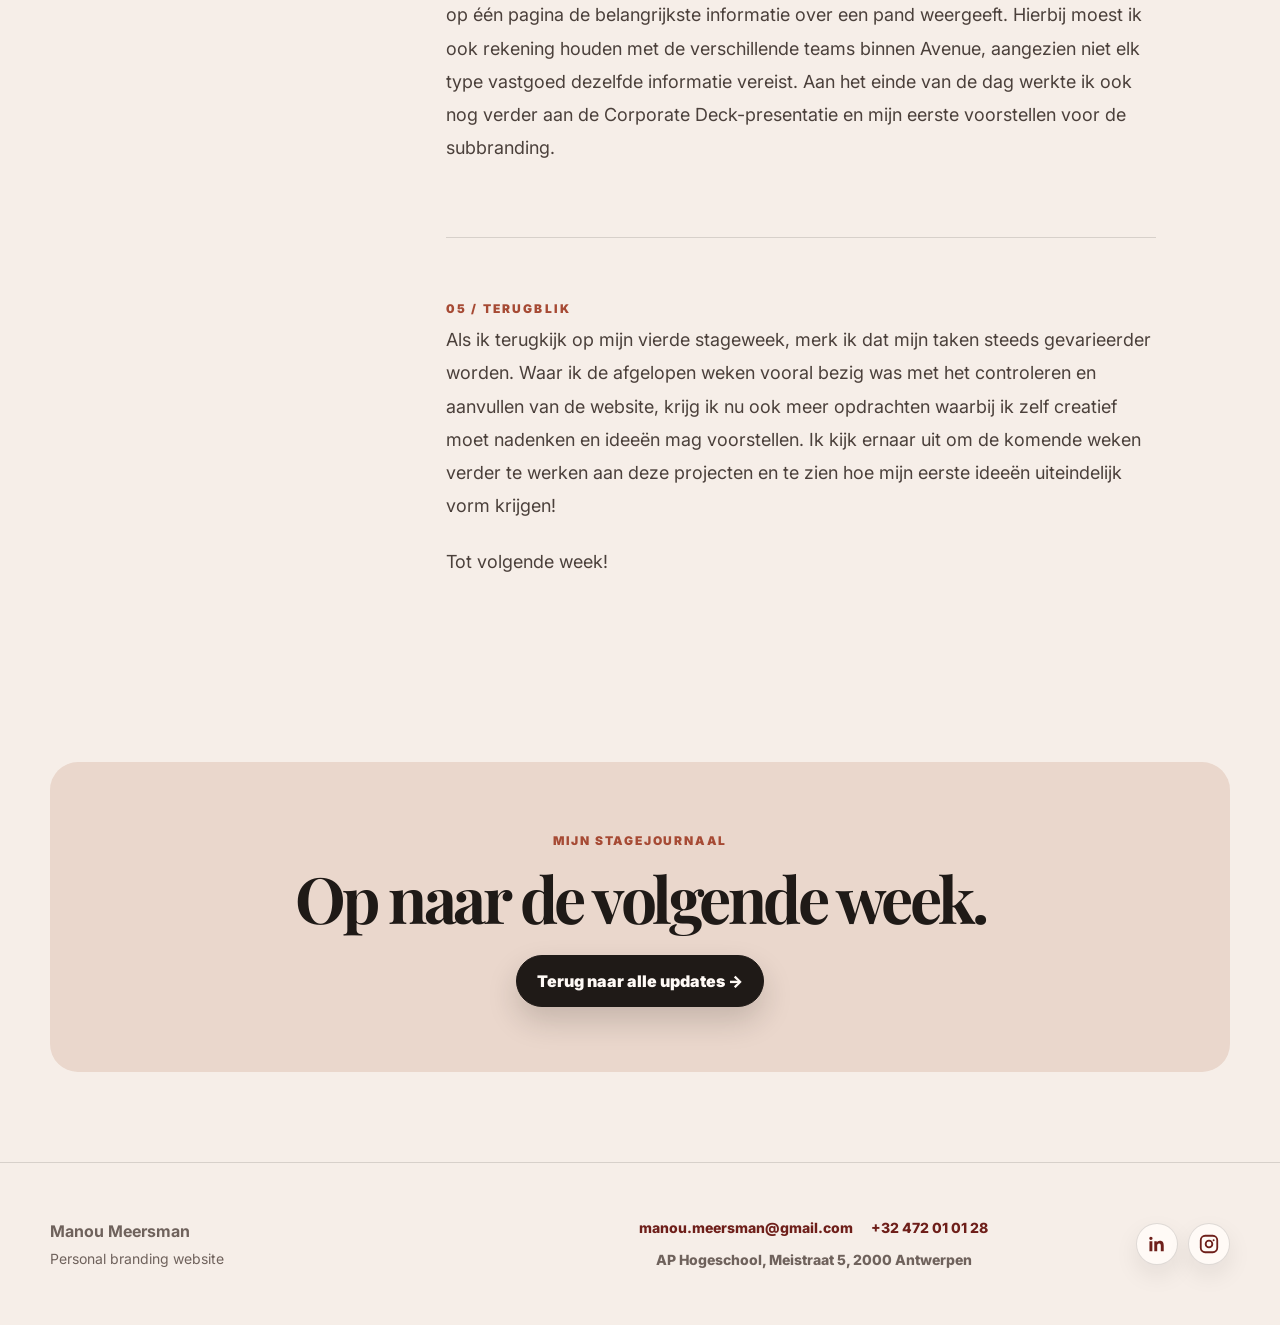
<file: wpl1-week4.html>
<!DOCTYPE html><html lang="nl"><head><meta charset="UTF-8"><meta name="viewport" content="width=device-width,initial-scale=1"><title>Stage bij Avenue Real Estate – Week 4 | Manou Meersman</title><meta name="description" content="WPL1 – Mijn stage bij Avenue Real Estate, week 4."><link rel="preconnect" href="https://fonts.googleapis.com"><link rel="preconnect" href="https://fonts.gstatic.com" crossorigin><link href="https://fonts.googleapis.com/css2?family=Inter:wght@400;500;600;700;800;900&family=Playfair+Display:wght@600;700;800&display=swap" rel="stylesheet"><link rel="stylesheet" href="style.css"></head><body>
<nav class="nav">
    <div class="wrap nav-inner">
      <a class="brand" href="index.html"><span class="brand-mark">M</span><span>Manou Meersman</span></a>
      <div class="nav-links">
        <a href="index.html">Over mij</a>
        <a href="portfolio.html">Mijn portfolio</a>
        <a class="active" href="blog.html">Mijn blog</a>
      </div>
    </div>
  </nav>


<main class="wrap week-page"><a class="article-back" href="blog.html">← Terug naar mijn blog</a><header class="week-article-header"><div class="eyebrow">WPL1 / Avenue Real Estate / Week 04</div><h1>Stage bij Avenue Real Estate – <em>Week 4</em></h1><div class="week-article-meta"><span>Stageblog</span><span>Week 4</span><span>Antwerpen</span></div></header>
<div class="week-banner"><div class="week-banner-mark">04</div><div><span class="week-banner-kicker">WPL1 / Mijn stage</span><p>Nieuwe projecten, marketing en creativiteit.</p></div></div>
<div class="week-article-layout"><aside class="week-aside"><span class="number">In deze update</span><a href="#intro">01 — Introductie</a><a href="#maandag">02 — Maandag</a><a href="#dinsdag">03 — Dinsdag</a><a href="#woensdag">04 — Woensdag</a><a href="#reflectie">05 — Terugblik</a></aside><article class="week-story">
<section id="intro"><span class="number">01 / Introductie</span><p class="week-opening">Mijn vierde stageweek bij Avenue is weer voorbijgevlogen. Deze week was heel afwisselend, want naast het verder aanvullen van de nieuwe website kreeg ik ook de kans om aan enkele nieuwe en creatievere projecten te werken. Zo was ik bezig met het ontwikkelen van nieuwe marketingconcepten, het ontwerpen van pandfiches en het onderzoeken van mogelijkheden rond AI en automatisering.</p></section>
<section id="maandag"><span class="number">02 / Maandag</span><p>Maandag begon zoals elke week met de PT-training met het hele team. Er is een nieuwe collega gestart deze maandag in het Residential team, dus het was ook een goede gelegenheid om hem te leren kennen. Daarna startte ik met een brainstorm over hoe Avenue AI en automatisering zou kunnen inzetten om bepaalde interne processen efficiënter te laten verlopen. We bekeken onder andere hoe we de nieuwe CRM-software die onze collega Emile eventueel konden koppelen aan andere systemen. Dit vond ik een interessante opdracht, omdat ik me graag verdiep in nieuwe technologieën en de mogelijkheden ervan binnen een bedrijf. Na de middag plaatste ik twee nieuwe evenementen op de communitypagina van de website.</p>
<p>Later die dag had ik een meeting met Yves, Pauline en Tilde over enkele nieuwe marketingprojecten die Avenue in 2027 wil lanceren. Tijdens deze meeting werden verschillende ideeën besproken, waaronder The Lobby Drops en Avenue Academy. Voor deze projecten moest er nog een eigen visuele identiteit ontwikkeld worden, die wel herkenbaar blijft binnen de algemene branding van Avenue. Na de meeting ging ik meteen aan de slag met het verzamelen van inspiratie. Ik bekeek voorbeelden van andere merken, zocht naar interessante vormen en ontwerpen op Pinterest en maakte een moodboard. Vervolgens experimenteerde ik met AI om enkele eerste visuele concepten uit te werken. Aan het einde van de dag verzamelde ik ook de bestaande pandfiches die Pauline mij had doorgestuurd, als voorbereiding op een nieuwe ontwerpopdracht.</p></section>
<section id="dinsdag"><span class="number">03 / Dinsdag</span><p>Dinsdag stond vooral in het teken van de 'Track record'-pagina op de nieuwe website. Ik begon de dag met een overleg met Yves, waarin we bespraken welke informatie er nog ontbrak. Op deze pagina worden verschillende vastgoedprojecten en transacties van Avenue voorgesteld. Mijn taak was om de bestaande presentatie met vastgoeddeals door te nemen en de informatie en afbeeldingen op een overzichtelijke manier op de website te verwerken. Sommige afbeeldingen waren niet scherp genoeg, waardoor ik op zoek moest naar betere versies.</p>
<p>Vervolgens werkte ik de pagina verder af en controleerde ik of alles correct werd weergegeven. Aan het einde van de dag begon ik ook al na te denken over het ontwerp van nieuwe pandfiches en hoe we het opstellen hiervan in de toekomst eventueel zouden kunnen automatiseren met AI.</p></section>
<section id="woensdag"><span class="number">04 / Woensdag</span><p>Woensdag begon ik met het toevoegen van de Nederlandse vertalingen voor de nieuw geplaatste vastgoedprojecten.</p>
<p>Vervolgens mocht ik verder werken aan de branding van de nieuwe marketingprojecten. Ik dacht na over hoe we voor elk concept een eigen herkenbare stijl konden ontwikkelen, zonder te veel af te wijken van de bestaande huisstijl. Hierbij experimenteerde ik met verschillende vormen, kleuren en visuele elementen. In de namiddag had ik hierover een meeting met Pauline, waarin we mijn eerste ideeën bespraken en bekeken welke richting we verder konden uitwerken.</p>
<p>Daarnaast werkte ik verder aan het brainstormen over de algemene template voor nieuwe pandfiches. Hiervoor bekeek ik eerst de bestaande pandpresentaties van Avenue. Ik analyseerde welke informatie belangrijk was, hoe de huidige fiches waren opgebouwd en welke onderdelen eventueel overzichtelijker konden worden voorgesteld. Het doel was om een nieuwe, compacte pandfiche te ontwikkelen die op één pagina de belangrijkste informatie over een pand weergeeft. Hierbij moest ik ook rekening houden met de verschillende teams binnen Avenue, aangezien niet elk type vastgoed dezelfde informatie vereist. Aan het einde van de dag werkte ik ook nog verder aan de Corporate Deck-presentatie en mijn eerste voorstellen voor de subbranding.</p></section>
<section id="reflectie"><span class="number">05 / Terugblik</span><p>Als ik terugkijk op mijn vierde stageweek, merk ik dat mijn taken steeds gevarieerder worden. Waar ik de afgelopen weken vooral bezig was met het controleren en aanvullen van de website, krijg ik nu ook meer opdrachten waarbij ik zelf creatief moet nadenken en ideeën mag voorstellen. Ik kijk ernaar uit om de komende weken verder te werken aan deze projecten en te zien hoe mijn eerste ideeën uiteindelijk vorm krijgen!</p>
<p>Tot volgende week!</p></section>
</article></div><div class="week-next"><span>Mijn stagejournaal</span><h2>Op naar de volgende week.</h2><a class="btn primary" href="blog.html">Terug naar alle updates →</a></div></main><footer class="footer">
    <div class="wrap footer-inner footer-grid">
      <div class="footer-brand">
        <strong>Manou Meersman</strong>
        <span>Personal branding website</span>
      </div>
      <div class="footer-contact">
        <a href="mailto:manou.meersman@gmail.com">manou.meersman@gmail.com</a>
        <a href="tel:+32472010128">+32 472 01 01 28</a>
        <span>AP Hogeschool, Meistraat 5, 2000 Antwerpen</span>
      </div>
      <div class="social-links" aria-label="Sociale media">
        <a href="https://www.linkedin.com/in/manou-meersman/" target="_blank" rel="noopener" aria-label="LinkedIn">
          <svg viewBox="0 0 24 24" aria-hidden="true"><path d="M6.94 8.98H3.76V20h3.18V8.98ZM5.35 4a1.84 1.84 0 1 0 0 3.68A1.84 1.84 0 0 0 5.35 4Zm6.75 4.98H9.05V20h3.18v-5.56c0-1.47.28-2.9 2.1-2.9 1.8 0 1.82 1.68 1.82 3V20h3.18v-6.16c0-3.03-.65-5.36-4.2-5.36-1.7 0-2.84.93-3.31 1.82h-.04l-.01-1.32Z"/></svg>
        </a>
        <a href="https://www.instagram.com/manoumeersman/" target="_blank" rel="noopener" aria-label="Instagram">
          <svg viewBox="0 0 24 24" aria-hidden="true"><path d="M7.8 2h8.4A5.8 5.8 0 0 1 22 7.8v8.4a5.8 5.8 0 0 1-5.8 5.8H7.8A5.8 5.8 0 0 1 2 16.2V7.8A5.8 5.8 0 0 1 7.8 2Zm0 2A3.8 3.8 0 0 0 4 7.8v8.4A3.8 3.8 0 0 0 7.8 20h8.4a3.8 3.8 0 0 0 3.8-3.8V7.8A3.8 3.8 0 0 0 16.2 4H7.8Zm4.2 3.35A4.65 4.65 0 1 1 12 16.65 4.65 4.65 0 0 1 12 7.35Zm0 2A2.65 2.65 0 1 0 12 14.65 2.65 2.65 0 0 0 12 9.35Zm5.05-2.52a1.08 1.08 0 1 1-1.08 1.08 1.08 1.08 0 0 1 1.08-1.08Z"/></svg>
        </a>
      </div>
    </div>
  </footer>
</body>
</html>

</body>
</html></body></html>
</file>
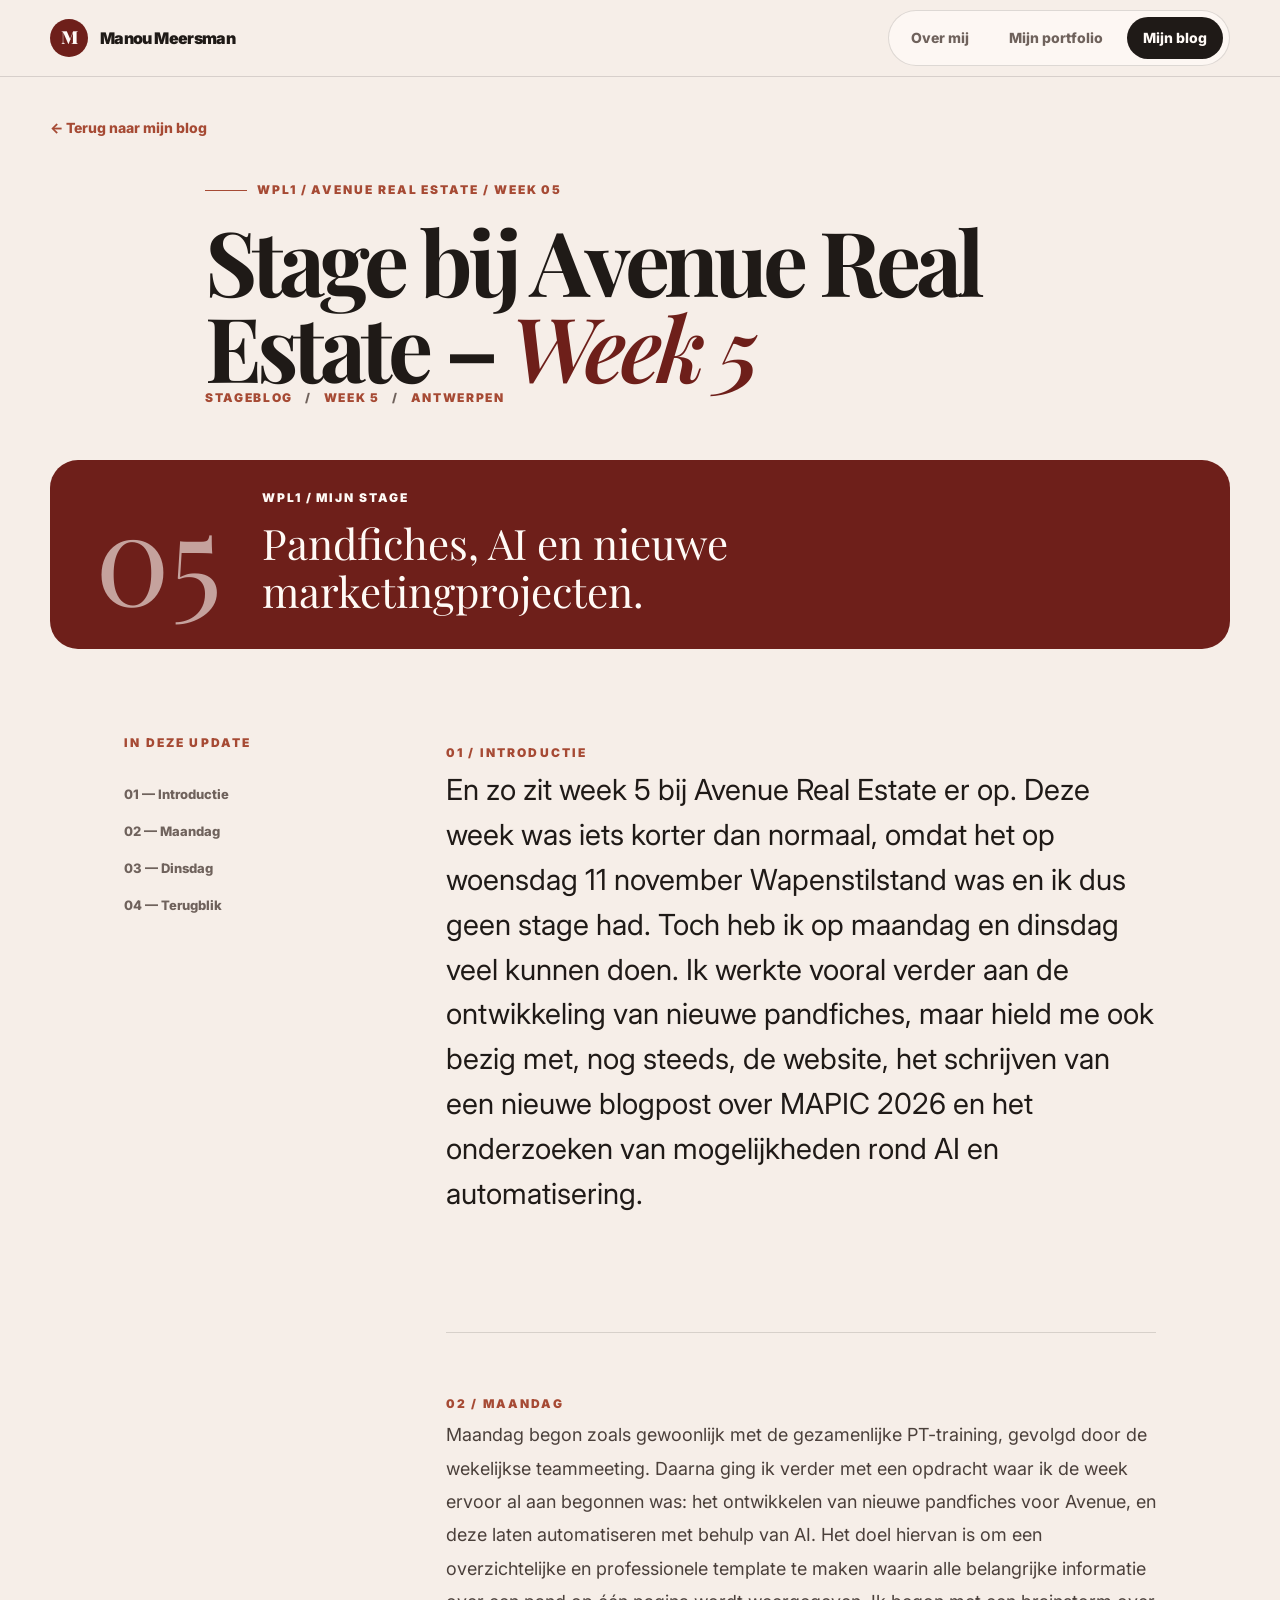
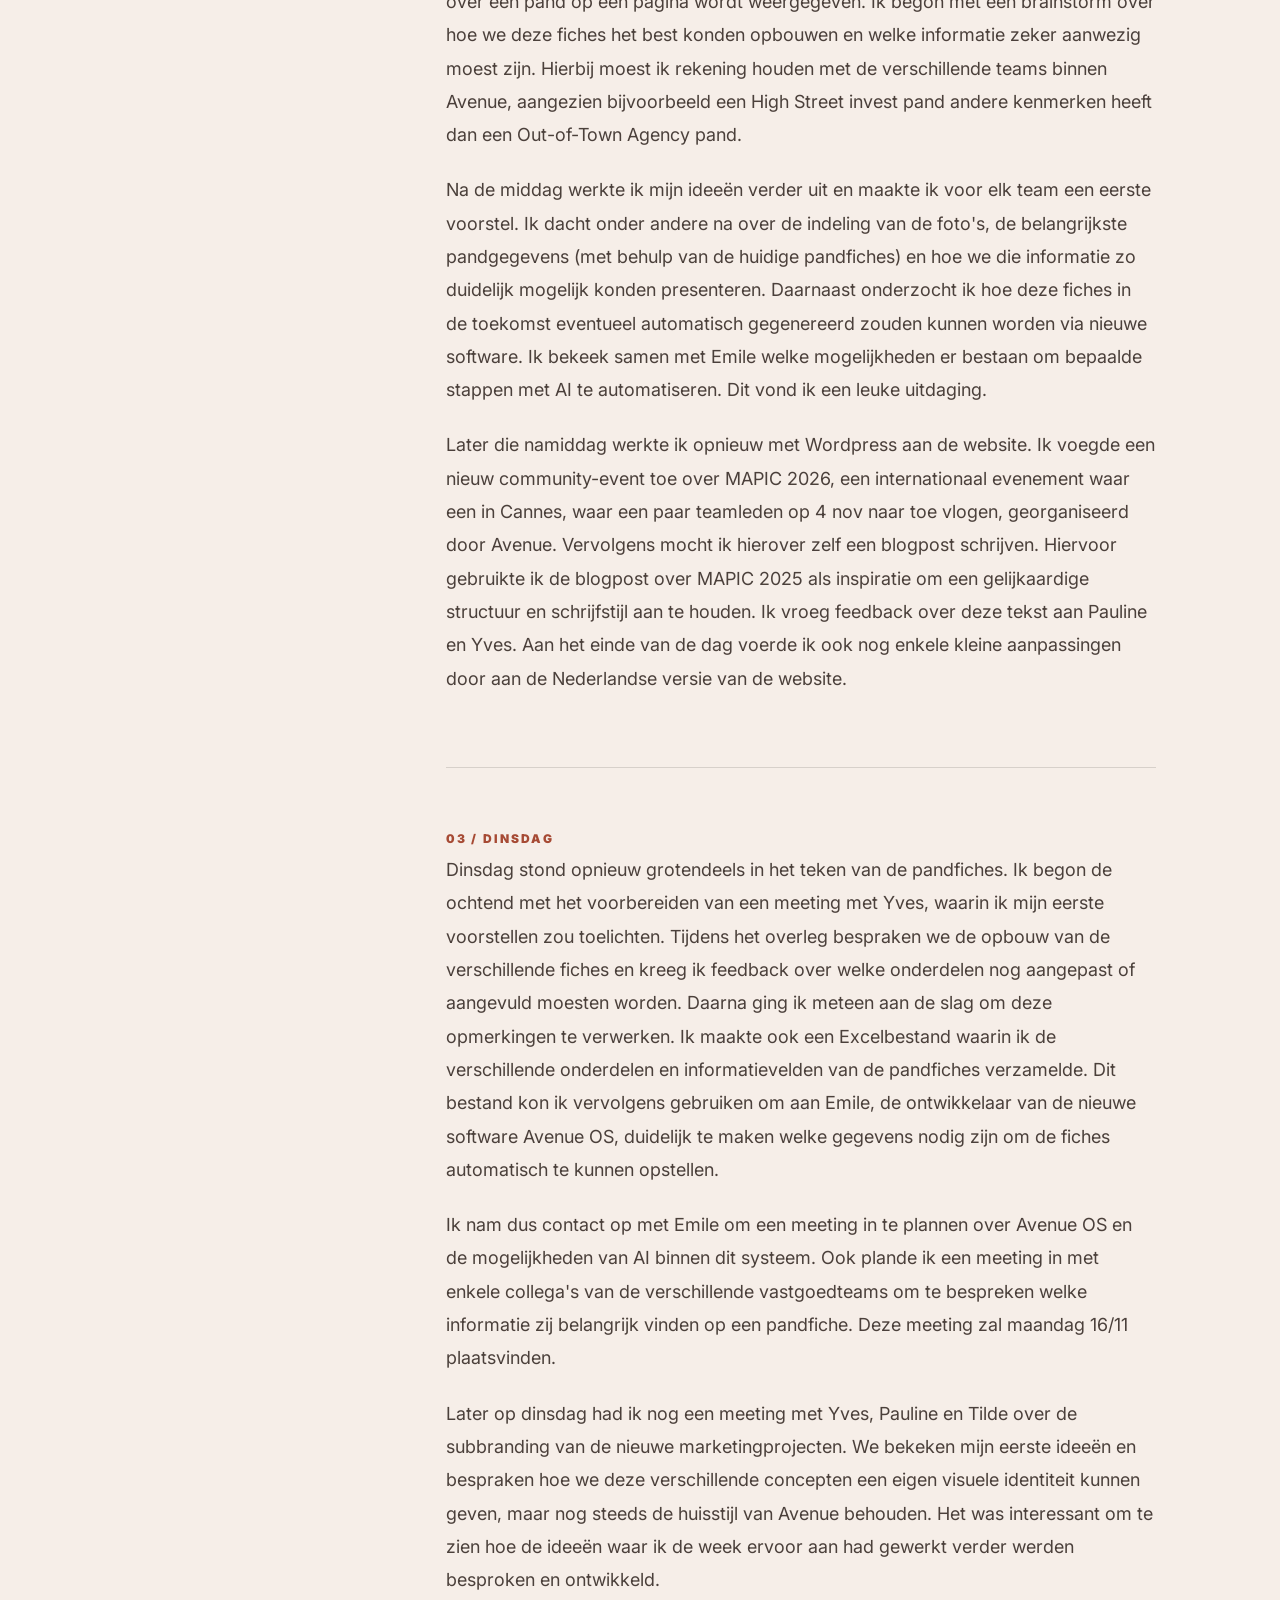
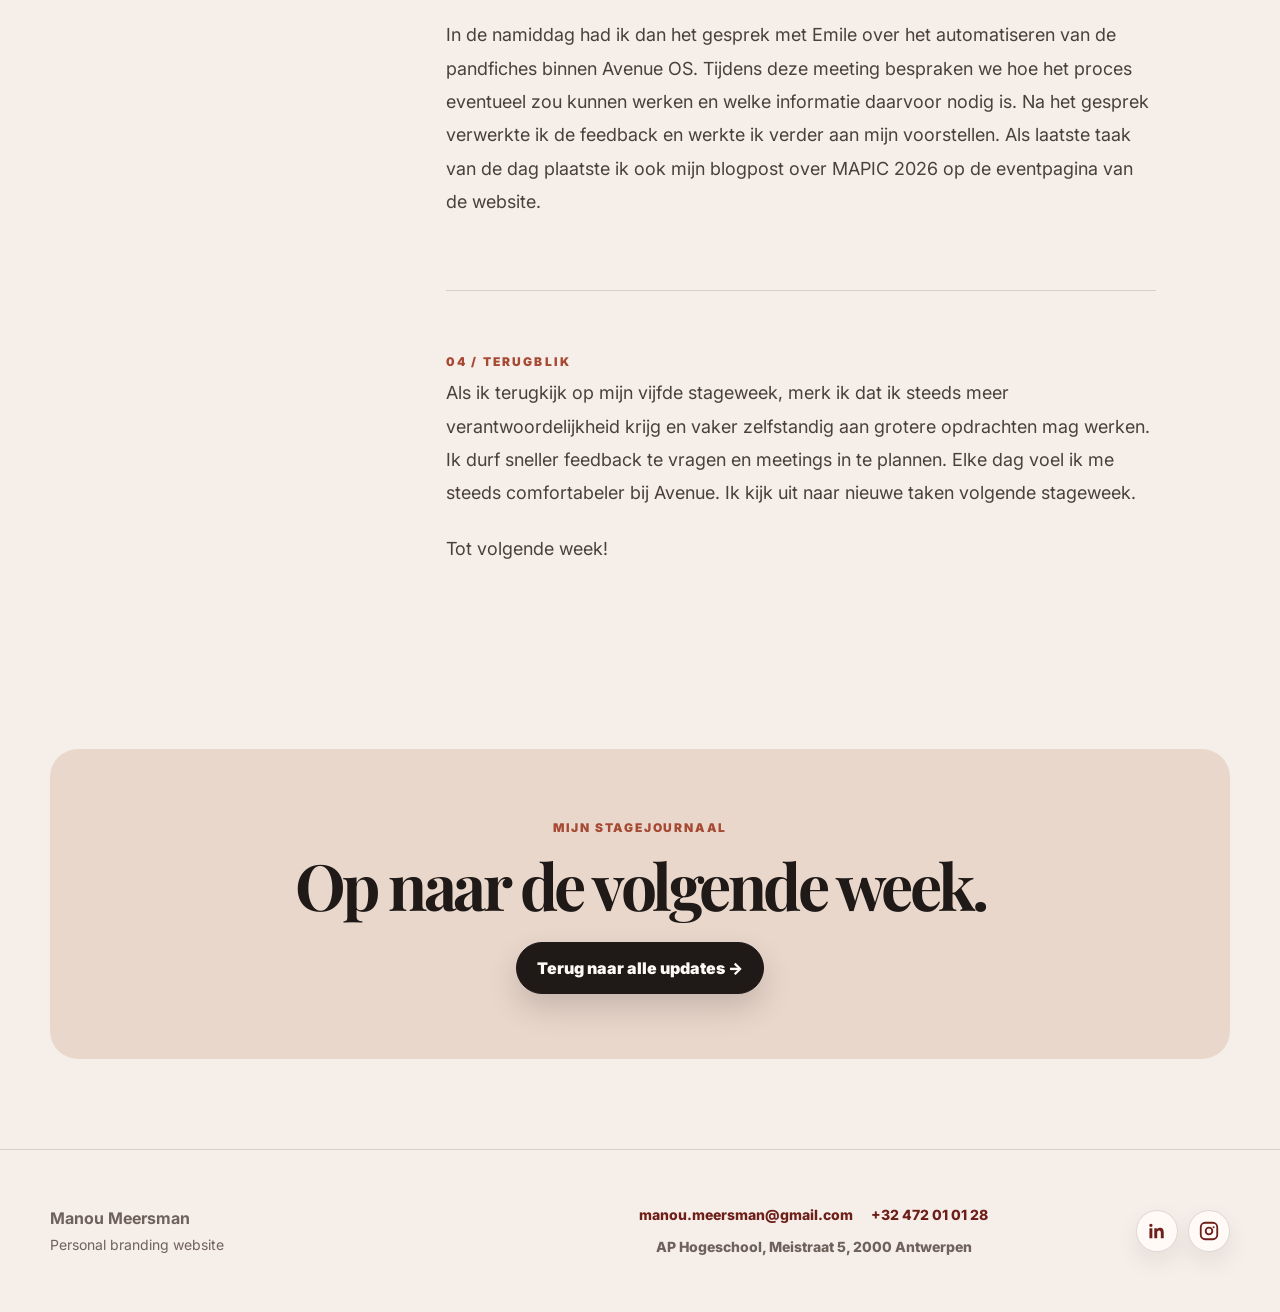
<file: wpl1-week5.html>
<!DOCTYPE html>
<html lang="nl"><head><meta charset="UTF-8"><meta name="viewport" content="width=device-width,initial-scale=1">
<title>Stage bij Avenue Real Estate – Week 5 | Manou Meersman</title>
<meta name="description" content="WPL1 – Mijn vijfde stageweek bij Avenue Real Estate.">
<link rel="preconnect" href="https://fonts.googleapis.com"><link rel="preconnect" href="https://fonts.gstatic.com" crossorigin>
<link href="https://fonts.googleapis.com/css2?family=Inter:wght@400;500;600;700;800;900&family=Playfair+Display:wght@600;700;800&display=swap" rel="stylesheet">
<link rel="stylesheet" href="style.css"></head><body>
<nav class="nav">
    <div class="wrap nav-inner">
      <a class="brand" href="index.html"><span class="brand-mark">M</span><span>Manou Meersman</span></a>
      <div class="nav-links">
        <a href="index.html">Over mij</a>
        <a href="portfolio.html">Mijn portfolio</a>
        <a class="active" href="blog.html">Mijn blog</a>
      </div>
    </div>
  </nav>



<main class="wrap week-page">
<a class="article-back" href="blog.html">← Terug naar mijn blog</a>
<header class="week-article-header"><div class="eyebrow">WPL1 / Avenue Real Estate / Week 05</div><h1>Stage bij Avenue Real Estate – <em>Week 5</em></h1><div class="week-article-meta"><span>Stageblog</span><span>Week 5</span><span>Antwerpen</span></div></header>
<div class="week-banner"><div class="week-banner-mark">05</div><div><span class="week-banner-kicker">WPL1 / Mijn stage</span><p>Pandfiches, AI en nieuwe marketingprojecten.</p></div></div>
<div class="week-article-layout">
<aside class="week-aside"><span class="number">In deze update</span><a href="#intro">01 — Introductie</a><a href="#maandag">02 — Maandag</a><a href="#dinsdag">03 — Dinsdag</a><a href="#reflectie">04 — Terugblik</a></aside>
<article class="week-story">
<section id="intro"><span class="number">01 / Introductie</span><p class="week-opening">En zo zit week 5 bij Avenue Real Estate er op. Deze week was iets korter dan normaal, omdat het op woensdag 11 november Wapenstilstand was en ik dus geen stage had. Toch heb ik op maandag en dinsdag veel kunnen doen. Ik werkte vooral verder aan de ontwikkeling van nieuwe pandfiches, maar hield me ook bezig met, nog steeds, de website, het schrijven van een nieuwe blogpost over MAPIC 2026 en het onderzoeken van mogelijkheden rond AI en automatisering.</p></section>
<section id="maandag"><span class="number">02 / Maandag</span><p>Maandag begon zoals gewoonlijk met de gezamenlijke PT-training, gevolgd door de wekelijkse teammeeting. Daarna ging ik verder met een opdracht waar ik de week ervoor al aan begonnen was: het ontwikkelen van nieuwe pandfiches voor Avenue, en deze laten automatiseren met behulp van AI. Het doel hiervan is om een overzichtelijke en professionele template te maken waarin alle belangrijke informatie over een pand op één pagina wordt weergegeven. Ik begon met een brainstorm over hoe we deze fiches het best konden opbouwen en welke informatie zeker aanwezig moest zijn. Hierbij moest ik rekening houden met de verschillende teams binnen Avenue, aangezien bijvoorbeeld een High Street invest pand andere kenmerken heeft dan een Out-of-Town Agency pand.</p>
<p>Na de middag werkte ik mijn ideeën verder uit en maakte ik voor elk team een eerste voorstel. Ik dacht onder andere na over de indeling van de foto's, de belangrijkste pandgegevens (met behulp van de huidige pandfiches) en hoe we die informatie zo duidelijk mogelijk konden presenteren. Daarnaast onderzocht ik hoe deze fiches in de toekomst eventueel automatisch gegenereerd zouden kunnen worden via nieuwe software. Ik bekeek samen met Emile welke mogelijkheden er bestaan om bepaalde stappen met AI te automatiseren. Dit vond ik een leuke uitdaging.</p>
<p>Later die namiddag werkte ik opnieuw met Wordpress aan de website. Ik voegde een nieuw community-event toe over MAPIC 2026, een internationaal evenement waar een in Cannes, waar een paar teamleden op 4 nov naar toe vlogen, georganiseerd door Avenue.  Vervolgens mocht ik hierover zelf een blogpost schrijven. Hiervoor gebruikte ik de blogpost over MAPIC 2025 als inspiratie om een gelijkaardige structuur en schrijfstijl aan te houden. Ik vroeg feedback over deze tekst aan Pauline en Yves. Aan het einde van de dag voerde ik ook nog enkele kleine aanpassingen door aan de Nederlandse versie van de website.</p></section>
<section id="dinsdag"><span class="number">03 / Dinsdag</span><p>Dinsdag stond opnieuw grotendeels in het teken van de pandfiches. Ik begon de ochtend met het voorbereiden van een meeting met Yves, waarin ik mijn eerste voorstellen zou toelichten. Tijdens het overleg bespraken we de opbouw van de verschillende fiches en kreeg ik feedback over welke onderdelen nog aangepast of aangevuld moesten worden. Daarna ging ik meteen aan de slag om deze opmerkingen te verwerken. Ik maakte ook een Excelbestand waarin ik de verschillende onderdelen en informatievelden van de pandfiches verzamelde. Dit bestand kon ik vervolgens gebruiken om aan Emile, de ontwikkelaar van de nieuwe software Avenue OS, duidelijk te maken welke gegevens nodig zijn om de fiches automatisch te kunnen opstellen.</p>
<p>Ik nam dus contact op met Emile om een meeting in te plannen over Avenue OS en de mogelijkheden van AI binnen dit systeem. Ook plande ik een meeting in met enkele collega's van de verschillende vastgoedteams om te bespreken welke informatie zij belangrijk vinden op een pandfiche. Deze meeting zal maandag 16/11 plaatsvinden. </p>
<p>Later op dinsdag had ik nog een meeting met Yves, Pauline en Tilde over de subbranding van de nieuwe marketingprojecten. We bekeken mijn eerste ideeën en bespraken hoe we deze verschillende concepten een eigen visuele identiteit kunnen geven, maar nog steeds de huisstijl van Avenue behouden. Het was interessant om te zien hoe de ideeën waar ik de week ervoor aan had gewerkt verder werden besproken en ontwikkeld.</p>
<p>In de namiddag had ik dan het gesprek met Emile over het automatiseren van de pandfiches binnen Avenue OS. Tijdens deze meeting bespraken we hoe het proces eventueel zou kunnen werken en welke informatie daarvoor nodig is. Na het gesprek verwerkte ik de feedback en werkte ik verder aan mijn voorstellen. Als laatste taak van de dag plaatste ik ook mijn blogpost over MAPIC 2026 op de eventpagina van de website.</p></section>
<section id="reflectie"><span class="number">04 / Terugblik</span><p>Als ik terugkijk op mijn vijfde stageweek, merk ik dat ik steeds meer verantwoordelijkheid krijg en vaker zelfstandig aan grotere opdrachten mag werken. Ik durf sneller feedback te vragen en meetings in te plannen. Elke dag voel ik me steeds comfortabeler bij Avenue. Ik kijk uit naar nieuwe taken volgende stageweek. </p>
<p>Tot volgende week!</p></section>
</article></div>
<div class="week-next"><span>Mijn stagejournaal</span><h2>Op naar de volgende week.</h2><a class="btn primary" href="blog.html">Terug naar alle updates →</a></div>
</main><footer class="footer">
    <div class="wrap footer-inner footer-grid">
      <div class="footer-brand">
        <strong>Manou Meersman</strong>
        <span>Personal branding website</span>
      </div>
      <div class="footer-contact">
        <a href="mailto:manou.meersman@gmail.com">manou.meersman@gmail.com</a>
        <a href="tel:+32472010128">+32 472 01 01 28</a>
        <span>AP Hogeschool, Meistraat 5, 2000 Antwerpen</span>
      </div>
      <div class="social-links" aria-label="Sociale media">
        <a href="https://www.linkedin.com/in/manou-meersman/" target="_blank" rel="noopener" aria-label="LinkedIn">
          <svg viewBox="0 0 24 24" aria-hidden="true"><path d="M6.94 8.98H3.76V20h3.18V8.98ZM5.35 4a1.84 1.84 0 1 0 0 3.68A1.84 1.84 0 0 0 5.35 4Zm6.75 4.98H9.05V20h3.18v-5.56c0-1.47.28-2.9 2.1-2.9 1.8 0 1.82 1.68 1.82 3V20h3.18v-6.16c0-3.03-.65-5.36-4.2-5.36-1.7 0-2.84.93-3.31 1.82h-.04l-.01-1.32Z"/></svg>
        </a>
        <a href="https://www.instagram.com/manoumeersman/" target="_blank" rel="noopener" aria-label="Instagram">
          <svg viewBox="0 0 24 24" aria-hidden="true"><path d="M7.8 2h8.4A5.8 5.8 0 0 1 22 7.8v8.4a5.8 5.8 0 0 1-5.8 5.8H7.8A5.8 5.8 0 0 1 2 16.2V7.8A5.8 5.8 0 0 1 7.8 2Zm0 2A3.8 3.8 0 0 0 4 7.8v8.4A3.8 3.8 0 0 0 7.8 20h8.4a3.8 3.8 0 0 0 3.8-3.8V7.8A3.8 3.8 0 0 0 16.2 4H7.8Zm4.2 3.35A4.65 4.65 0 1 1 12 16.65 4.65 4.65 0 0 1 12 7.35Zm0 2A2.65 2.65 0 1 0 12 14.65 2.65 2.65 0 0 0 12 9.35Zm5.05-2.52a1.08 1.08 0 1 1-1.08 1.08 1.08 1.08 0 0 1 1.08-1.08Z"/></svg>
        </a>
      </div>
    </div>
  </footer>
</body></html>
</file>
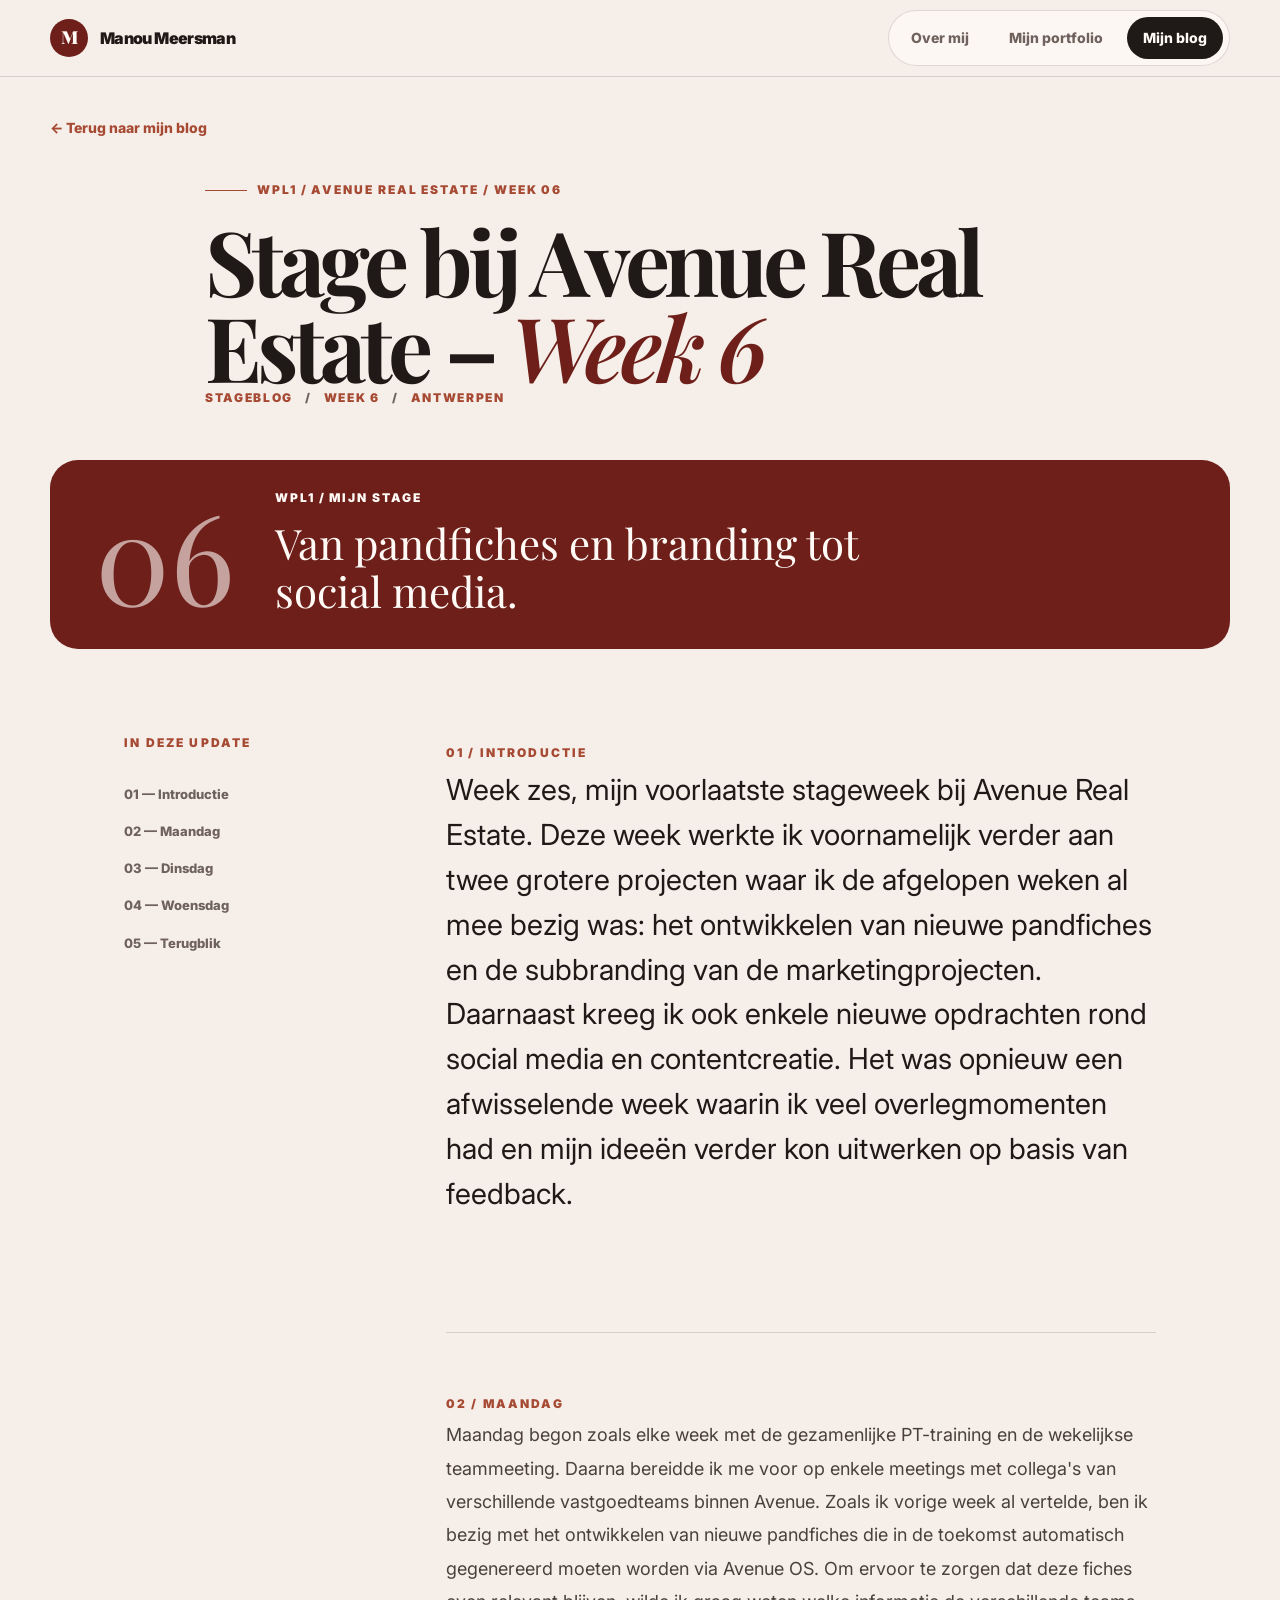
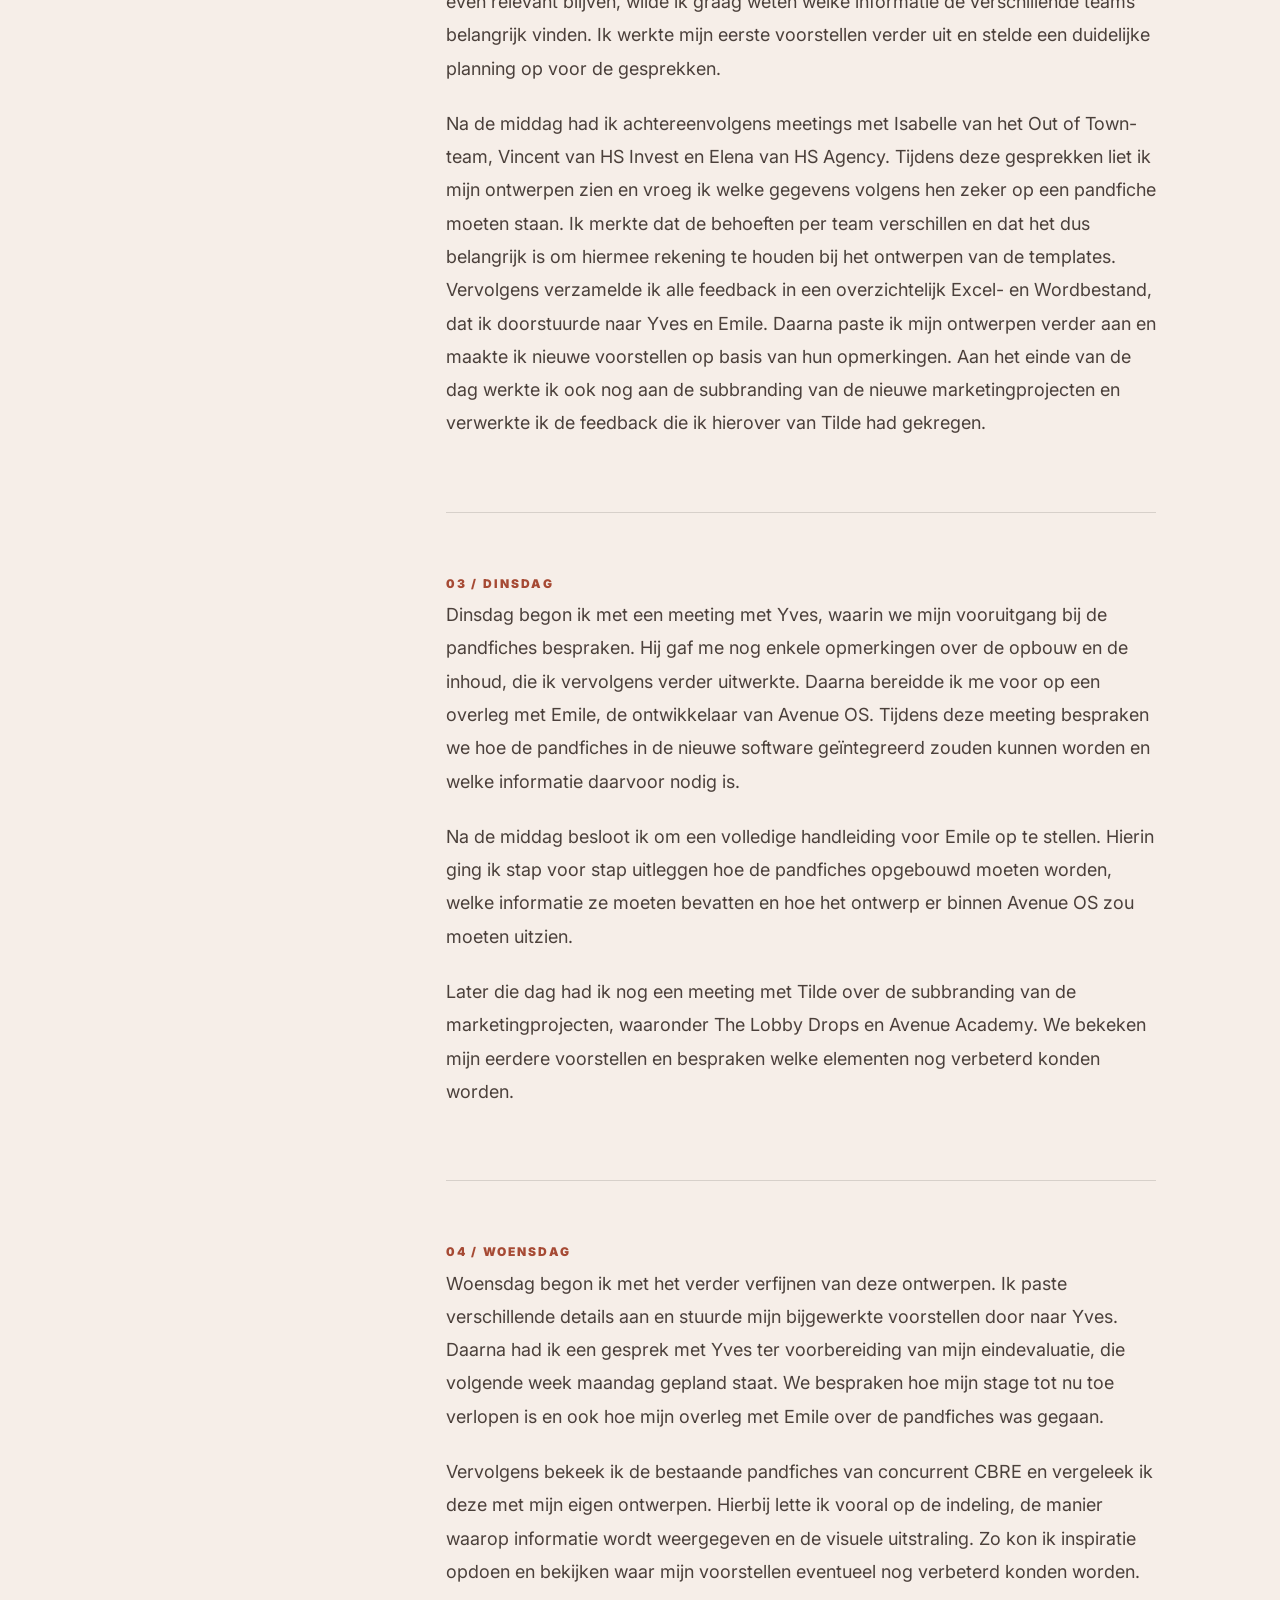
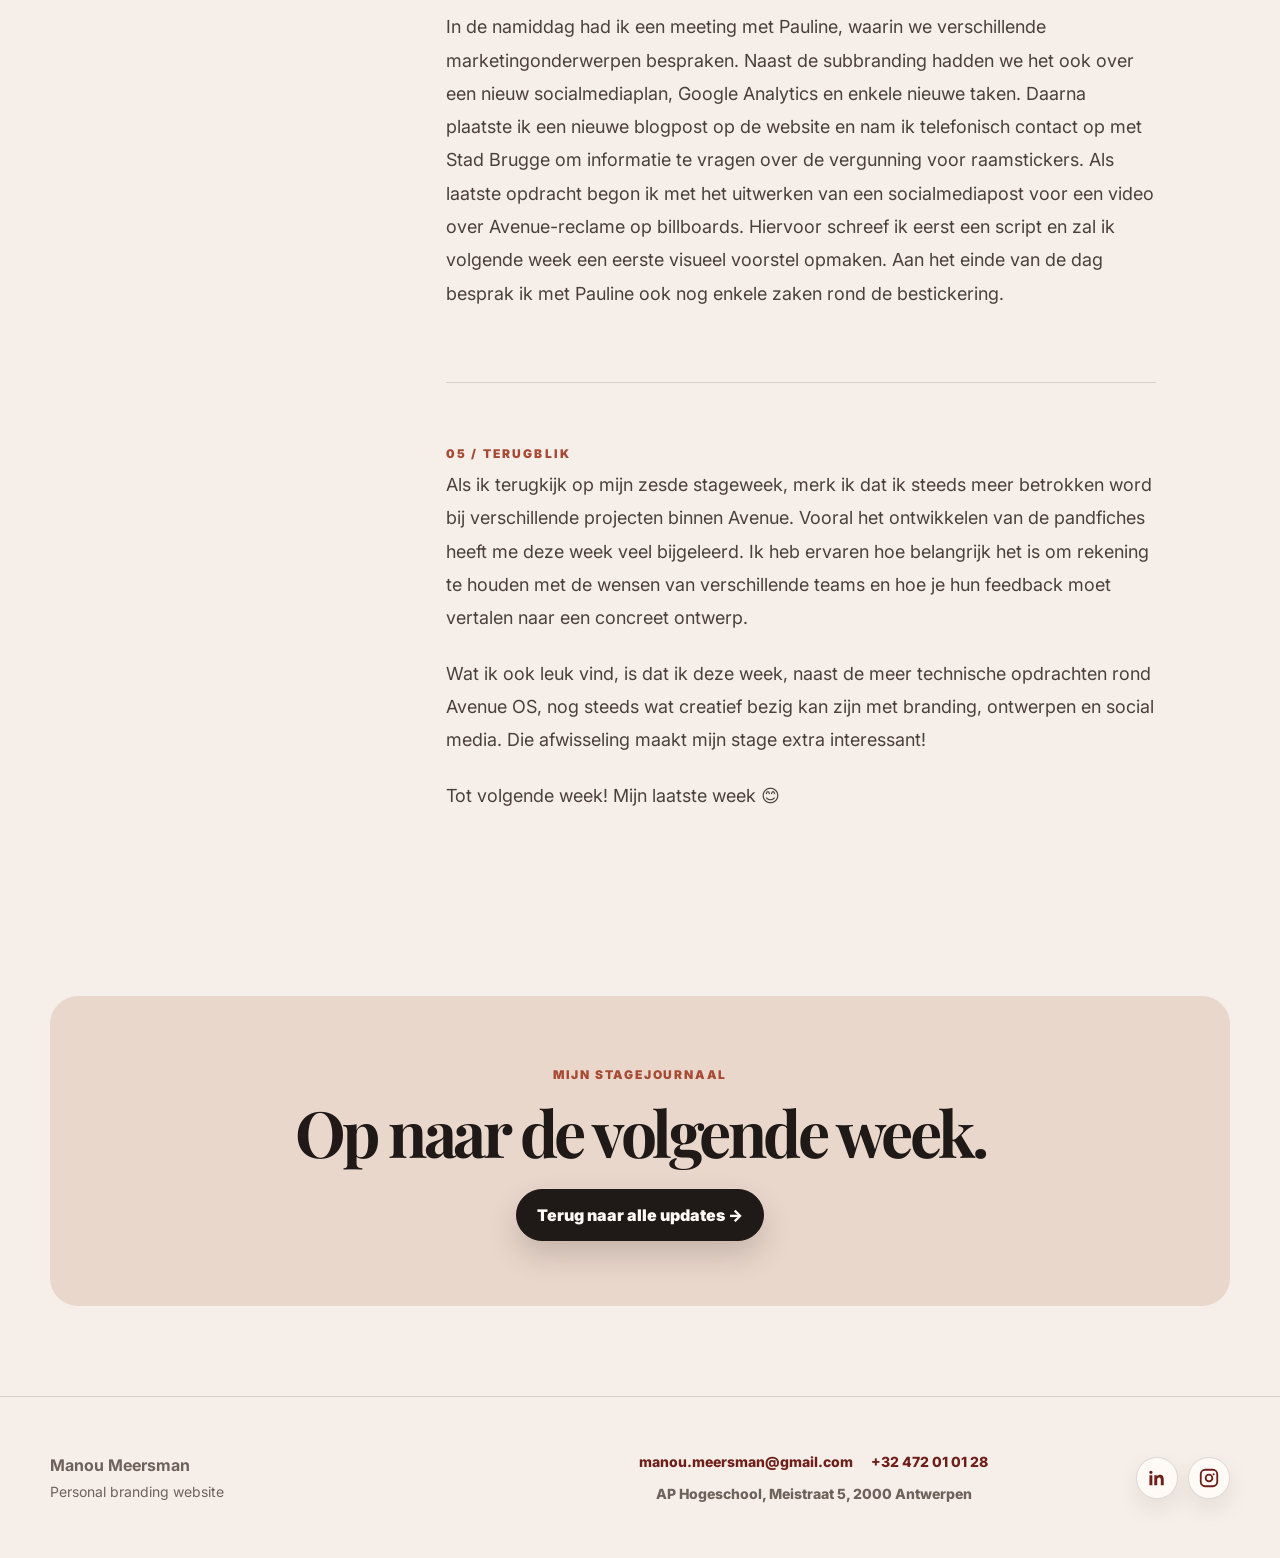
<file: wpl1-week6.html>
<!DOCTYPE html>
<html lang="nl"><head><meta charset="UTF-8"><meta name="viewport" content="width=device-width,initial-scale=1">
<title>Stage bij Avenue Real Estate – Week 6 | Manou Meersman</title>
<meta name="description" content="WPL1 – Mijn zesde stageweek bij Avenue Real Estate.">
<link rel="preconnect" href="https://fonts.googleapis.com"><link rel="preconnect" href="https://fonts.gstatic.com" crossorigin>
<link href="https://fonts.googleapis.com/css2?family=Inter:wght@400;500;600;700;800;900&family=Playfair+Display:wght@600;700;800&display=swap" rel="stylesheet">
<link rel="stylesheet" href="style.css"></head><body>
<nav class="nav">
    <div class="wrap nav-inner">
      <a class="brand" href="index.html"><span class="brand-mark">M</span><span>Manou Meersman</span></a>
      <div class="nav-links">
        <a href="index.html">Over mij</a>
        <a href="portfolio.html">Mijn portfolio</a>
        <a class="active" href="blog.html">Mijn blog</a>
      </div>
    </div>
  </nav>



<main class="wrap week-page"><a class="article-back" href="blog.html">← Terug naar mijn blog</a>
<header class="week-article-header"><div class="eyebrow">WPL1 / Avenue Real Estate / Week 06</div><h1>Stage bij Avenue Real Estate – <em>Week 6</em></h1><div class="week-article-meta"><span>Stageblog</span><span>Week 6</span><span>Antwerpen</span></div></header>
<div class="week-banner"><div class="week-banner-mark">06</div><div><span class="week-banner-kicker">WPL1 / Mijn stage</span><p>Van pandfiches en branding tot social media.</p></div></div>
<div class="week-article-layout"><aside class="week-aside"><span class="number">In deze update</span><a href="#intro">01 — Introductie</a><a href="#maandag">02 — Maandag</a><a href="#dinsdag">03 — Dinsdag</a><a href="#woensdag">04 — Woensdag</a><a href="#reflectie">05 — Terugblik</a></aside>
<article class="week-story"><section id="intro"><span class="number">01 / Introductie</span><p class="week-opening">Week zes, mijn voorlaatste stageweek bij Avenue Real Estate. Deze week werkte ik voornamelijk verder aan twee grotere projecten waar ik de afgelopen weken al mee bezig was: het ontwikkelen van nieuwe pandfiches en de subbranding van de marketingprojecten. Daarnaast kreeg ik ook enkele nieuwe opdrachten rond social media en contentcreatie. Het was opnieuw een afwisselende week waarin ik veel overlegmomenten had en mijn ideeën verder kon uitwerken op basis van feedback.</p></section>
<section id="maandag"><span class="number">02 / Maandag</span><p>Maandag begon zoals elke week met de gezamenlijke PT-training en de wekelijkse teammeeting. Daarna bereidde ik me voor op enkele meetings met collega's van verschillende vastgoedteams binnen Avenue. Zoals ik vorige week al vertelde, ben ik bezig met het ontwikkelen van nieuwe pandfiches die in de toekomst automatisch gegenereerd moeten worden via Avenue OS. Om ervoor te zorgen dat deze fiches even relevant blijven, wilde ik graag weten welke informatie de verschillende teams belangrijk vinden. Ik werkte mijn eerste voorstellen verder uit en stelde een duidelijke planning op voor de gesprekken.</p>
<p>Na de middag had ik achtereenvolgens meetings met Isabelle van het Out of Town-team, Vincent van HS Invest en Elena van HS Agency. Tijdens deze gesprekken liet ik mijn ontwerpen zien en vroeg ik welke gegevens volgens hen zeker op een pandfiche moeten staan. Ik merkte dat de behoeften per team verschillen en dat het dus belangrijk is om hiermee rekening te houden bij het ontwerpen van de templates. Vervolgens verzamelde ik alle feedback in een overzichtelijk Excel- en Wordbestand, dat ik doorstuurde naar Yves en Emile. Daarna paste ik mijn ontwerpen verder aan en maakte ik nieuwe voorstellen op basis van hun opmerkingen. Aan het einde van de dag werkte ik ook nog aan de subbranding van de nieuwe marketingprojecten en verwerkte ik de feedback die ik hierover van Tilde had gekregen.</p></section>
<section id="dinsdag"><span class="number">03 / Dinsdag</span><p>Dinsdag begon ik met een meeting met Yves, waarin we mijn vooruitgang bij de pandfiches bespraken. Hij gaf me nog enkele opmerkingen over de opbouw en de inhoud, die ik vervolgens verder uitwerkte. Daarna bereidde ik me voor op een overleg met Emile, de ontwikkelaar van Avenue OS. Tijdens deze meeting bespraken we hoe de pandfiches in de nieuwe software geïntegreerd zouden kunnen worden en welke informatie daarvoor nodig is.</p>
<p>Na de middag besloot ik om een volledige handleiding voor Emile op te stellen. Hierin ging ik stap voor stap uitleggen hoe de pandfiches opgebouwd moeten worden, welke informatie ze moeten bevatten en hoe het ontwerp er binnen Avenue OS zou moeten uitzien. </p>
<p>Later die dag had ik nog een meeting met Tilde over de subbranding van de marketingprojecten, waaronder The Lobby Drops en Avenue Academy. We bekeken mijn eerdere voorstellen en bespraken welke elementen nog verbeterd konden worden. </p></section>
<section id="woensdag"><span class="number">04 / Woensdag</span><p>Woensdag begon ik met het verder verfijnen van deze ontwerpen. Ik paste verschillende details aan en stuurde mijn bijgewerkte voorstellen door naar Yves. Daarna had ik een gesprek met Yves ter voorbereiding van mijn eindevaluatie, die volgende week maandag gepland staat. We bespraken hoe mijn stage tot nu toe verlopen is en ook hoe mijn overleg met Emile over de pandfiches was gegaan.</p>
<p>Vervolgens bekeek ik de bestaande pandfiches van concurrent CBRE en vergeleek ik deze met mijn eigen ontwerpen. Hierbij lette ik vooral op de indeling, de manier waarop informatie wordt weergegeven en de visuele uitstraling. Zo kon ik inspiratie opdoen en bekijken waar mijn voorstellen eventueel nog verbeterd konden worden.</p>
<p>In de namiddag had ik een meeting met Pauline, waarin we verschillende marketingonderwerpen bespraken. Naast de subbranding hadden we het ook over een nieuw socialmediaplan, Google Analytics en enkele nieuwe taken. Daarna plaatste ik een nieuwe blogpost op de website en nam ik telefonisch contact op met Stad Brugge om informatie te vragen over de vergunning voor raamstickers. Als laatste opdracht begon ik met het uitwerken van een socialmediapost voor een video over Avenue-reclame op billboards. Hiervoor schreef ik eerst een script en zal ik volgende week een eerste visueel voorstel opmaken. Aan het einde van de dag besprak ik met Pauline ook nog enkele zaken rond de bestickering.</p></section>
<section id="reflectie"><span class="number">05 / Terugblik</span><p>Als ik terugkijk op mijn zesde stageweek, merk ik dat ik steeds meer betrokken word bij verschillende projecten binnen Avenue. Vooral het ontwikkelen van de pandfiches heeft me deze week veel bijgeleerd. Ik heb ervaren hoe belangrijk het is om rekening te houden met de wensen van verschillende teams en hoe je hun feedback moet vertalen naar een concreet ontwerp. </p>
<p>Wat ik ook leuk vind, is dat ik deze week, naast de meer technische opdrachten rond Avenue OS, nog steeds wat creatief bezig kan zijn met branding, ontwerpen en social media. Die afwisseling maakt mijn stage extra interessant!</p>
<p>Tot volgende week! Mijn laatste week  😊</p></section></article></div>
<div class="week-next"><span>Mijn stagejournaal</span><h2>Op naar de volgende week.</h2><a class="btn primary" href="blog.html">Terug naar alle updates →</a></div></main>
<footer class="footer">
    <div class="wrap footer-inner footer-grid">
      <div class="footer-brand">
        <strong>Manou Meersman</strong>
        <span>Personal branding website</span>
      </div>
      <div class="footer-contact">
        <a href="mailto:manou.meersman@gmail.com">manou.meersman@gmail.com</a>
        <a href="tel:+32472010128">+32 472 01 01 28</a>
        <span>AP Hogeschool, Meistraat 5, 2000 Antwerpen</span>
      </div>
      <div class="social-links" aria-label="Sociale media">
        <a href="https://www.linkedin.com/in/manou-meersman/" target="_blank" rel="noopener" aria-label="LinkedIn">
          <svg viewBox="0 0 24 24" aria-hidden="true"><path d="M6.94 8.98H3.76V20h3.18V8.98ZM5.35 4a1.84 1.84 0 1 0 0 3.68A1.84 1.84 0 0 0 5.35 4Zm6.75 4.98H9.05V20h3.18v-5.56c0-1.47.28-2.9 2.1-2.9 1.8 0 1.82 1.68 1.82 3V20h3.18v-6.16c0-3.03-.65-5.36-4.2-5.36-1.7 0-2.84.93-3.31 1.82h-.04l-.01-1.32Z"/></svg>
        </a>
        <a href="https://www.instagram.com/manoumeersman/" target="_blank" rel="noopener" aria-label="Instagram">
          <svg viewBox="0 0 24 24" aria-hidden="true"><path d="M7.8 2h8.4A5.8 5.8 0 0 1 22 7.8v8.4a5.8 5.8 0 0 1-5.8 5.8H7.8A5.8 5.8 0 0 1 2 16.2V7.8A5.8 5.8 0 0 1 7.8 2Zm0 2A3.8 3.8 0 0 0 4 7.8v8.4A3.8 3.8 0 0 0 7.8 20h8.4a3.8 3.8 0 0 0 3.8-3.8V7.8A3.8 3.8 0 0 0 16.2 4H7.8Zm4.2 3.35A4.65 4.65 0 1 1 12 16.65 4.65 4.65 0 0 1 12 7.35Zm0 2A2.65 2.65 0 1 0 12 14.65 2.65 2.65 0 0 0 12 9.35Zm5.05-2.52a1.08 1.08 0 1 1-1.08 1.08 1.08 1.08 0 0 1 1.08-1.08Z"/></svg>
        </a>
      </div>
    </div>
  </footer></body></html>
</file>
<file: style.css>
:root{
  --ink:#1f1a17;--muted:#6f625c;--paper:#f6eee8;--paper2:#fffaf6;--sand:#ead7cc;--rose:#d9b7aa;--terracotta:#a64a34;--wine:#6e1f1a;--line:rgba(31,26,23,.14);--shadow:0 24px 70px rgba(31,26,23,.12);--radius:28px
}
*{box-sizing:border-box}html{scroll-behavior:smooth}body{margin:0;font-family:Inter,system-ui,-apple-system,BlinkMacSystemFont,"Segoe UI",sans-serif;color:var(--ink);background:var(--paper);line-height:1.55}img,video{max-width:100%;display:block}a{color:inherit;text-decoration:none}.wrap{width:min(1180px,calc(100% - 32px));margin:0 auto}.nav{position:sticky;top:0;z-index:50;backdrop-filter:blur(18px);background:rgba(246,238,232,.86);border-bottom:1px solid var(--line)}.nav-inner{min-height:76px;display:flex;align-items:center;justify-content:space-between;gap:24px}.brand{display:flex;align-items:center;gap:12px;font-weight:900;letter-spacing:-.04em}.brand-mark{width:38px;height:38px;border-radius:50%;background:var(--wine);color:var(--paper2);display:grid;place-items:center;font-family:"Playfair Display",serif;font-size:18px}.nav-links{display:flex;align-items:center;gap:8px;padding:6px;background:rgba(255,250,246,.74);border:1px solid var(--line);border-radius:999px}.nav-links a{padding:10px 16px;border-radius:999px;font-size:14px;font-weight:800;color:var(--muted)}.nav-links a:hover,.nav-links a.active{background:var(--ink);color:var(--paper2)}.page-hero{padding:62px 0 44px;display:grid;grid-template-columns:1.02fr .98fr;gap:52px;align-items:center}.eyebrow{display:inline-flex;align-items:center;gap:10px;text-transform:uppercase;letter-spacing:.16em;font-size:12px;font-weight:900;color:var(--terracotta);margin-bottom:18px}.eyebrow:before{content:"";width:42px;height:1px;background:var(--terracotta)}h1,h2,h3{margin:0;font-family:"Playfair Display",Georgia,serif;line-height:.96;letter-spacing:-.055em}h1{font-size:clamp(44px,6.6vw,86px);max-width:760px}h2{font-size:clamp(42px,6vw,82px)}h3{font-size:32px}.lead{margin-top:22px;max-width:620px;font-size:clamp(16px,1.45vw,19px);color:var(--muted)}.buttons{display:flex;flex-wrap:wrap;gap:14px;margin-top:34px}.btn{display:inline-flex;align-items:center;justify-content:center;gap:10px;min-height:52px;padding:0 20px;border-radius:999px;border:1px solid var(--ink);font-weight:900;transition:.2s}.btn.primary{background:var(--ink);color:var(--paper2);box-shadow:0 14px 30px rgba(31,26,23,.18)}.btn:hover{transform:translateY(-2px)}.hero-docs{display:grid;grid-template-columns:repeat(2,minmax(0,1fr));gap:12px;margin-top:22px;max-width:560px}.hero-docs a{display:grid;gap:4px;padding:16px 18px;border:1px solid var(--line);border-radius:22px;background:rgba(255,250,246,.72);box-shadow:0 12px 34px rgba(31,26,23,.07);transition:.2s}.hero-docs a:hover{transform:translateY(-2px);background:var(--paper2)}.hero-docs span{font-size:11px;text-transform:uppercase;letter-spacing:.16em;font-weight:900;color:var(--terracotta)}.hero-docs strong{font-size:18px;letter-spacing:-.03em}.hero-docs em{font-style:normal;font-size:13px;color:var(--muted);font-weight:800}.hero-collage{position:relative;min-height:560px;display:grid;grid-template-columns:1fr 1fr;gap:18px;align-items:center}.photo-card{position:relative;background:var(--paper2);padding:13px;border-radius:34px;box-shadow:var(--shadow);overflow:hidden}.photo-card img{width:100%;height:100%;object-fit:cover;border-radius:24px}.photo-main{width:100%;height:455px;transform:rotate(-1.5deg)}.photo-side{width:100%;height:455px;transform:rotate(1.5deg);margin-top:72px}.caption{position:absolute;left:50%;bottom:26px;transform:translateX(-50%);width:min(390px,76%);padding:18px 22px;border-radius:24px;background:var(--wine);color:var(--paper2);box-shadow:var(--shadow);font-weight:800;text-align:center}.section{padding:82px 0;border-top:1px solid var(--line)}.section-head{display:grid;grid-template-columns:.72fr 1fr;gap:44px;align-items:end;margin-bottom:42px}.number{color:var(--terracotta);font-weight:900;letter-spacing:.18em;text-transform:uppercase;margin-bottom:14px;font-size:12px}.section-lead{color:var(--muted);font-size:19px;max-width:730px}.grid-2{display:grid;grid-template-columns:1.15fr .85fr;gap:28px;align-items:start}.card{background:var(--paper2);border:1px solid var(--line);border-radius:var(--radius);padding:clamp(24px,4vw,42px);box-shadow:0 18px 60px rgba(31,26,23,.08)}.profile p:first-child{font-size:28px;line-height:1.22;letter-spacing:-.03em;color:var(--ink);margin-top:0}.profile p,.card p{color:var(--muted);font-size:17px}.facts{display:grid;gap:12px}.fact{display:grid;grid-template-columns:120px 1fr;gap:14px;padding:14px 0;border-bottom:1px solid var(--line);font-size:15px}.fact span{color:var(--muted)}.tags{display:flex;flex-wrap:wrap;gap:10px;margin-top:22px}.tag{border:1px solid var(--line);border-radius:999px;padding:10px 14px;background:var(--sand);font-weight:900;font-size:13px}.experience{display:grid;gap:18px;margin-top:20px}.experience article{padding:20px;border-radius:22px;background:rgba(234,215,204,.65);border:1px solid var(--line)}.experience h3{font-family:Inter,sans-serif;font-size:17px;letter-spacing:-.02em;line-height:1.25}.experience p{margin:8px 0 0;color:var(--muted);font-size:15px}.moodboard{margin-top:28px;display:grid;grid-template-columns:repeat(4,1fr);gap:14px}.moodboard img{width:100%;height:230px;object-fit:cover;border-radius:24px}.moodboard img:nth-child(2),.moodboard img:nth-child(4){margin-top:48px}.portfolio-grid{display:grid;grid-template-columns:repeat(3,1fr);gap:22px}.portfolio-card{min-height:370px;border-radius:var(--radius);overflow:hidden;background:var(--paper2);border:1px solid var(--line);box-shadow:0 16px 44px rgba(31,26,23,.08);display:flex;flex-direction:column}.portfolio-card img{height:220px;width:100%;object-fit:cover}.portfolio-content{padding:24px}.portfolio-content h3{font-family:Inter,sans-serif;letter-spacing:-.04em;line-height:1.15;font-size:23px}.portfolio-content p{color:var(--muted);margin:12px 0 18px}.text-link{font-weight:900;color:var(--terracotta);display:inline-flex;align-items:center;gap:8px}.feature-strip{margin-top:26px;display:grid;grid-template-columns:1fr 1fr;gap:22px;align-items:stretch}.video-box{background:var(--ink);color:var(--paper2);border-radius:var(--radius);padding:34px;min-height:340px;display:grid;place-items:center;text-align:center}.video-box h3{font-size:34px;margin-bottom:12px}.video-box p{color:rgba(255,250,246,.72);max-width:500px;margin:0 auto}.certificate-card{display:grid;grid-template-columns:.8fr 1.2fr;gap:24px;align-items:center;background:var(--wine);color:var(--paper2);border-radius:var(--radius);overflow:hidden;min-height:340px}.certificate-card img{height:100%;width:100%;object-fit:cover}.certificate-card .inner{padding:34px}.certificate-card p{color:rgba(255,250,246,.78)}.blog-layout{display:grid;grid-template-columns:.9fr 1.1fr;gap:26px}.coming-soon{background:var(--wine);color:var(--paper2);border-radius:var(--radius);padding:clamp(28px,4vw,48px);position:relative;overflow:hidden}.coming-soon:after{content:"WPL";position:absolute;right:-20px;bottom:-54px;font-family:"Playfair Display",serif;font-size:170px;opacity:.1;line-height:1}.coming-soon h3{font-size:48px}.coming-soon p{color:rgba(255,250,246,.78);font-size:17px}.reflection-grid{display:grid;gap:14px}.reflection-card{background:var(--paper2);border:1px solid var(--line);border-radius:24px;padding:22px}.reflection-card h3{font-family:Inter,sans-serif;font-size:18px;letter-spacing:-.02em}.reflection-card p{color:var(--muted);margin-bottom:0}.quote{margin-top:28px;padding:42px;border-radius:var(--radius);background:var(--sand);border:1px solid var(--line);font-family:"Playfair Display",serif;font-size:clamp(28px,4vw,52px);line-height:1.08;letter-spacing:-.05em}.footer{padding:54px 0;border-top:1px solid var(--line);color:var(--muted)}.footer-inner{display:flex;justify-content:space-between;gap:24px;flex-wrap:wrap}.note{padding:16px 18px;border-radius:20px;background:rgba(166,74,52,.12);color:var(--wine);font-weight:800;margin-top:18px}@media(max-width:920px){.page-hero,.section-head,.grid-2,.feature-strip,.blog-layout,.certificate-card{grid-template-columns:1fr}.hero-collage{min-height:auto}.portfolio-grid{grid-template-columns:1fr}.moodboard{grid-template-columns:1fr 1fr}.moodboard img{height:260px}.moodboard img:nth-child(2),.moodboard img:nth-child(4){margin-top:0}}@media(max-width:640px){.wrap{width:min(100% - 22px,1180px)}.nav-inner{align-items:flex-start;flex-direction:column;padding:14px 0}.nav-links{width:100%;overflow-x:auto;justify-content:flex-start}.page-hero{padding-top:42px}.hero-collage{grid-template-columns:1fr;gap:14px}.photo-main,.photo-side{height:360px;transform:none;margin-top:0}.caption{position:relative;left:auto;bottom:auto;transform:none;width:100%;font-size:13px}.hero-docs{grid-template-columns:1fr}.fact{grid-template-columns:1fr;gap:4px}.moodboard{grid-template-columns:1fr}}

/* Portfolio page refinements - v4 */
.portfolio-hero h1{font-size:clamp(40px,5.7vw,76px)}
.portfolio-collage .photo-main,.portfolio-collage .photo-side{height:420px}
.portfolio-collage .photo-card img{object-fit:cover}
.featured-portfolio-grid{align-items:stretch}
.feature-card{min-height:500px}
.feature-card .portfolio-content{padding:26px}
.feature-card .portfolio-content h3{font-size:26px;line-height:1.08;margin-top:8px}
.portfolio-kicker{display:inline-flex;margin-bottom:6px;color:var(--terracotta);font-size:11px;letter-spacing:.16em;text-transform:uppercase;font-weight:900}
.video-thumb{position:relative;display:block;overflow:hidden}
.video-thumb img{transition:transform .35s ease,filter .35s ease}
.video-thumb:hover img{transform:scale(1.04);filter:brightness(.82)}
.play-badge{position:absolute;left:50%;top:50%;transform:translate(-50%,-50%);width:76px;height:76px;border-radius:50%;display:grid;place-items:center;background:rgba(255,250,246,.92);color:var(--wine);font-size:28px;font-weight:900;box-shadow:0 18px 42px rgba(31,26,23,.22);padding-left:4px}
.portfolio-editorial-note{margin-top:26px;padding:34px;border-radius:var(--radius);background:var(--sand);border:1px solid var(--line);display:grid;grid-template-columns:.35fr 1fr;gap:28px;align-items:start}
.portfolio-editorial-note p{margin:0;color:var(--muted);font-size:20px;line-height:1.45}
@media(max-width:920px){.portfolio-editorial-note{grid-template-columns:1fr}.portfolio-collage .photo-main,.portfolio-collage .photo-side{height:360px}}


/* Portfolio extra video section - v5 */
.portfolio-video-section{
  margin-top:28px;
  display:grid;
  grid-template-columns:1.08fr .92fr;
  gap:22px;
  align-items:stretch;
}
.day-video-card{
  min-height:430px;
  position:relative;
  display:block;
  overflow:hidden;
  border-radius:var(--radius);
  border:1px solid var(--line);
  box-shadow:0 18px 54px rgba(31,26,23,.10);
  background:var(--ink);
}
.day-video-card img{
  width:100%;
  height:100%;
  min-height:430px;
  object-fit:cover;
  transition:transform .35s ease,filter .35s ease;
}
.day-video-card:hover img{transform:scale(1.035);filter:brightness(.74)}
.day-video-card .play-badge{z-index:2}
.day-video-overlay{
  position:absolute;
  left:0;
  right:0;
  bottom:0;
  z-index:1;
  padding:86px 30px 30px;
  color:var(--paper2);
  background:linear-gradient(to top, rgba(31,26,23,.90), rgba(31,26,23,.54), rgba(31,26,23,0));
}
.day-video-overlay span{
  display:inline-flex;
  margin-bottom:10px;
  font-size:11px;
  letter-spacing:.16em;
  text-transform:uppercase;
  font-weight:900;
  color:rgba(255,250,246,.78);
}
.day-video-overlay h3{font-size:42px;line-height:1;margin-bottom:10px}
.day-video-overlay p{max-width:470px;margin:0;color:rgba(255,250,246,.78);font-weight:700}
.portfolio-side-story{
  border-radius:var(--radius);
  border:1px solid var(--line);
  background:var(--wine);
  color:var(--paper2);
  padding:clamp(28px,4vw,44px);
  box-shadow:0 18px 54px rgba(31,26,23,.10);
  display:flex;
  flex-direction:column;
  justify-content:center;
}
.portfolio-side-story .number{color:rgba(255,250,246,.72)}
.portfolio-side-story h3{font-size:clamp(34px,4vw,52px);margin-bottom:18px}
.portfolio-side-story p{color:rgba(255,250,246,.78);font-size:17px;margin:0 0 14px}
@media(max-width:920px){.portfolio-video-section{grid-template-columns:1fr}.day-video-card,.day-video-card img{min-height:360px}}

/* Footer contact update - v6 */
.footer-grid{display:grid;grid-template-columns:1fr 1.35fr auto;align-items:center}
.footer-brand{display:grid;gap:4px}.footer-brand span{font-size:14px;color:var(--muted)}
.footer-contact{display:flex;flex-wrap:wrap;gap:10px 18px;justify-content:center;font-size:14px;font-weight:800}.footer-contact a{color:var(--wine)}.footer-contact span{color:var(--muted)}
.social-links{display:flex;gap:10px;align-items:center}.social-links a,.social-disabled{width:42px;height:42px;border-radius:50%;display:grid;place-items:center;background:var(--paper2);border:1px solid var(--line);box-shadow:0 10px 24px rgba(31,26,23,.08)}.social-links svg{width:22px;height:22px;fill:var(--wine)}.social-links a:hover{transform:translateY(-2px)}
@media(max-width:920px){.footer-grid{grid-template-columns:1fr;text-align:left}.footer-contact{justify-content:flex-start}.social-links{justify-content:flex-start}}

/* Editorial stage journal — WPL1 */
.wpl-blog-section .section-head{margin-bottom:30px}.week-feature{display:grid;grid-template-columns:.9fr 1.1fr;overflow:hidden;border:1px solid var(--line);border-radius:var(--radius);background:var(--paper2);box-shadow:var(--shadow);transition:transform .2s}.week-feature:hover{transform:translateY(-3px)}.week-feature-visual{min-height:345px;background:linear-gradient(150deg,rgba(110,31,26,.14),rgba(110,31,26,.92)),url("assets/images/blog-hero-1.jpg") center/cover;position:relative;color:white;display:flex;align-items:flex-end;padding:30px}.week-feature-index{position:absolute;left:28px;top:16px;font-family:"Playfair Display",serif;font-size:clamp(110px,15vw,200px);line-height:1;opacity:.75}.week-feature-stamp{font-size:12px;letter-spacing:.15em;text-transform:uppercase;font-weight:900;position:relative}.week-feature-content{padding:clamp(26px,4vw,55px);display:flex;flex-direction:column;justify-content:center}.week-feature-content h3{font-size:clamp(32px,4vw,55px);line-height:1.06}.week-feature-content p{color:var(--muted);font-size:17px;max-width:530px}.week-later{display:flex;gap:12px 26px;align-items:center;flex-wrap:wrap;padding:24px 4px;border-bottom:1px solid var(--line);color:var(--muted)}.week-later strong{color:var(--ink)}.week-later p{margin:0}.wpl2-preview{padding-top:65px}.article-back{display:inline-block;font-size:14px;font-weight:800;color:var(--terracotta);margin:40px 0 34px}.week-article-header{max-width:870px;margin:0 auto 52px}.week-article-header h1{font-size:clamp(48px,7vw,99px);max-width:none}.week-article-header h1 em{font-weight:600;color:var(--wine)}.week-standfirst{font-size:clamp(19px,2.5vw,27px);line-height:1.5;color:var(--muted);max-width:740px}.week-article-meta{display:flex;flex-wrap:wrap;gap:12px;color:var(--terracotta);font-size:12px;font-weight:900;text-transform:uppercase;letter-spacing:.14em}.week-article-meta span+span:before{content:"/";margin-right:12px;color:var(--muted)}.week-banner{display:flex;align-items:center;gap:40px;background:var(--wine);color:var(--paper2);border-radius:var(--radius);padding:24px 45px;margin-bottom:85px;overflow:hidden}.week-banner-mark{font-family:"Playfair Display",serif;font-size:125px;line-height:1;opacity:.6}.week-banner-kicker{font-size:12px;text-transform:uppercase;letter-spacing:.16em;font-weight:900}.week-banner p{font-family:"Playfair Display",serif;font-size:clamp(24px,3.5vw,42px);line-height:1.15;max-width:610px;margin:10px 0}.week-article-layout{display:grid;grid-template-columns:245px minmax(0,710px);gap:clamp(28px,6vw,95px);justify-content:center;align-items:start}.week-aside{position:sticky;top:115px;display:flex;flex-direction:column;gap:17px}.week-aside a{font-size:13px;font-weight:800;color:var(--muted)}.week-aside a:hover{color:var(--wine)}.week-story{font-size:18px;line-height:1.85;color:#4b403b}.week-story .week-opening{font-size:clamp(22px,2.7vw,29px);color:var(--ink);line-height:1.55;margin:0 0 65px}.week-story section{padding-bottom:50px;margin-bottom:52px;border-bottom:1px solid var(--line);scroll-margin-top:130px}.week-story section:last-child{border:0}.week-story h2{font-size:clamp(37px,5vw,58px);margin-bottom:27px;color:var(--ink)}.week-story p{margin:0 0 22px}.week-days{display:grid;gap:17px}.week-days>div{padding:22px 27px;background:var(--paper2);border-radius:22px;border:1px solid var(--line)}.week-days strong{display:block;color:var(--wine);font-size:13px;text-transform:uppercase;letter-spacing:.14em;margin-bottom:9px}.week-days p{margin:0}.week-next{text-align:center;margin:60px 0 90px;padding:65px 24px;background:var(--sand);border-radius:var(--radius)}.week-next span{font-size:12px;text-transform:uppercase;font-weight:900;letter-spacing:.15em;color:var(--terracotta)}.week-next h2{font-size:clamp(38px,5vw,70px);margin:15px 0 27px}.week-next .btn{margin:auto}
@media(max-width:900px){.week-feature{grid-template-columns:1fr}.week-feature-visual{min-height:280px}.week-article-layout{grid-template-columns:1fr}.week-aside{position:static;flex-direction:row;flex-wrap:wrap;margin-bottom:22px}.week-banner{margin-bottom:50px}}@media(max-width:600px){.week-banner{padding:22px;gap:15px}.week-banner-mark{font-size:75px}.week-article-header{margin-bottom:35px}.week-story{font-size:16px}.week-article-meta{gap:5px}}
</file>
